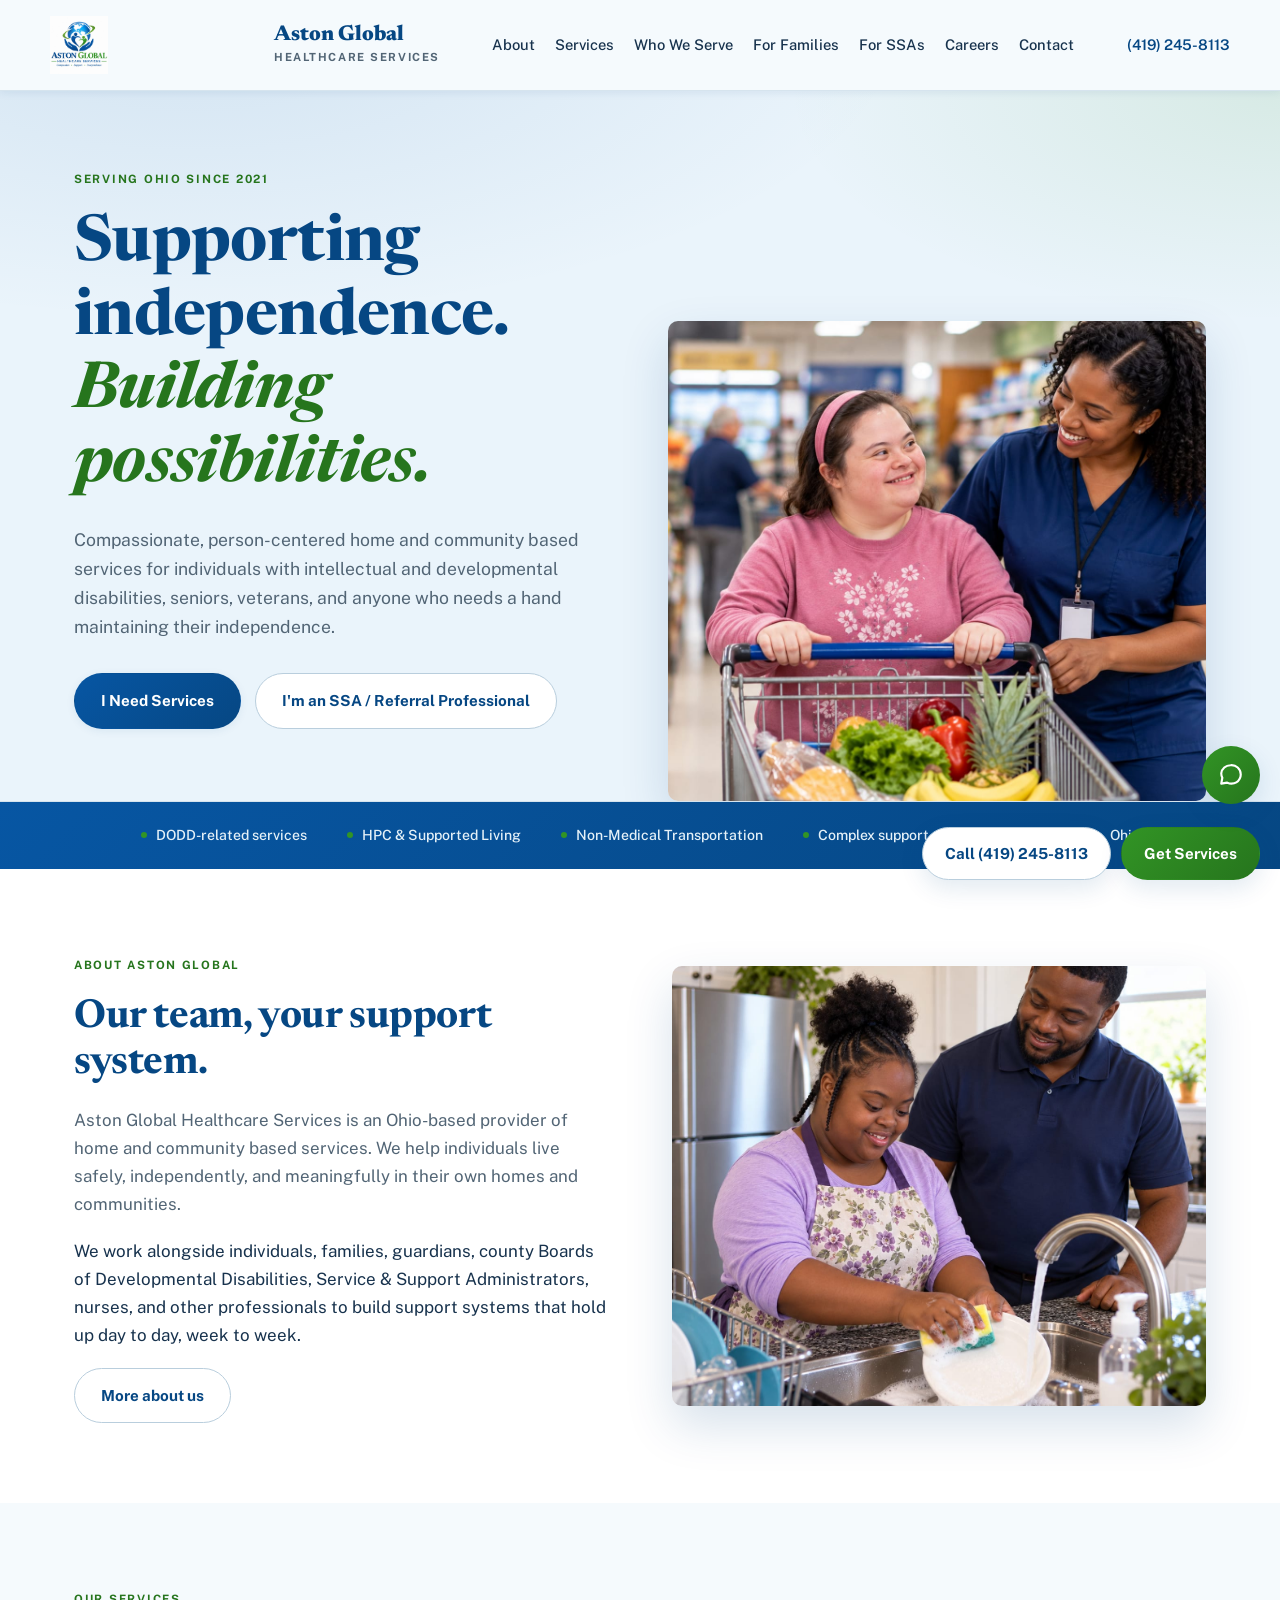
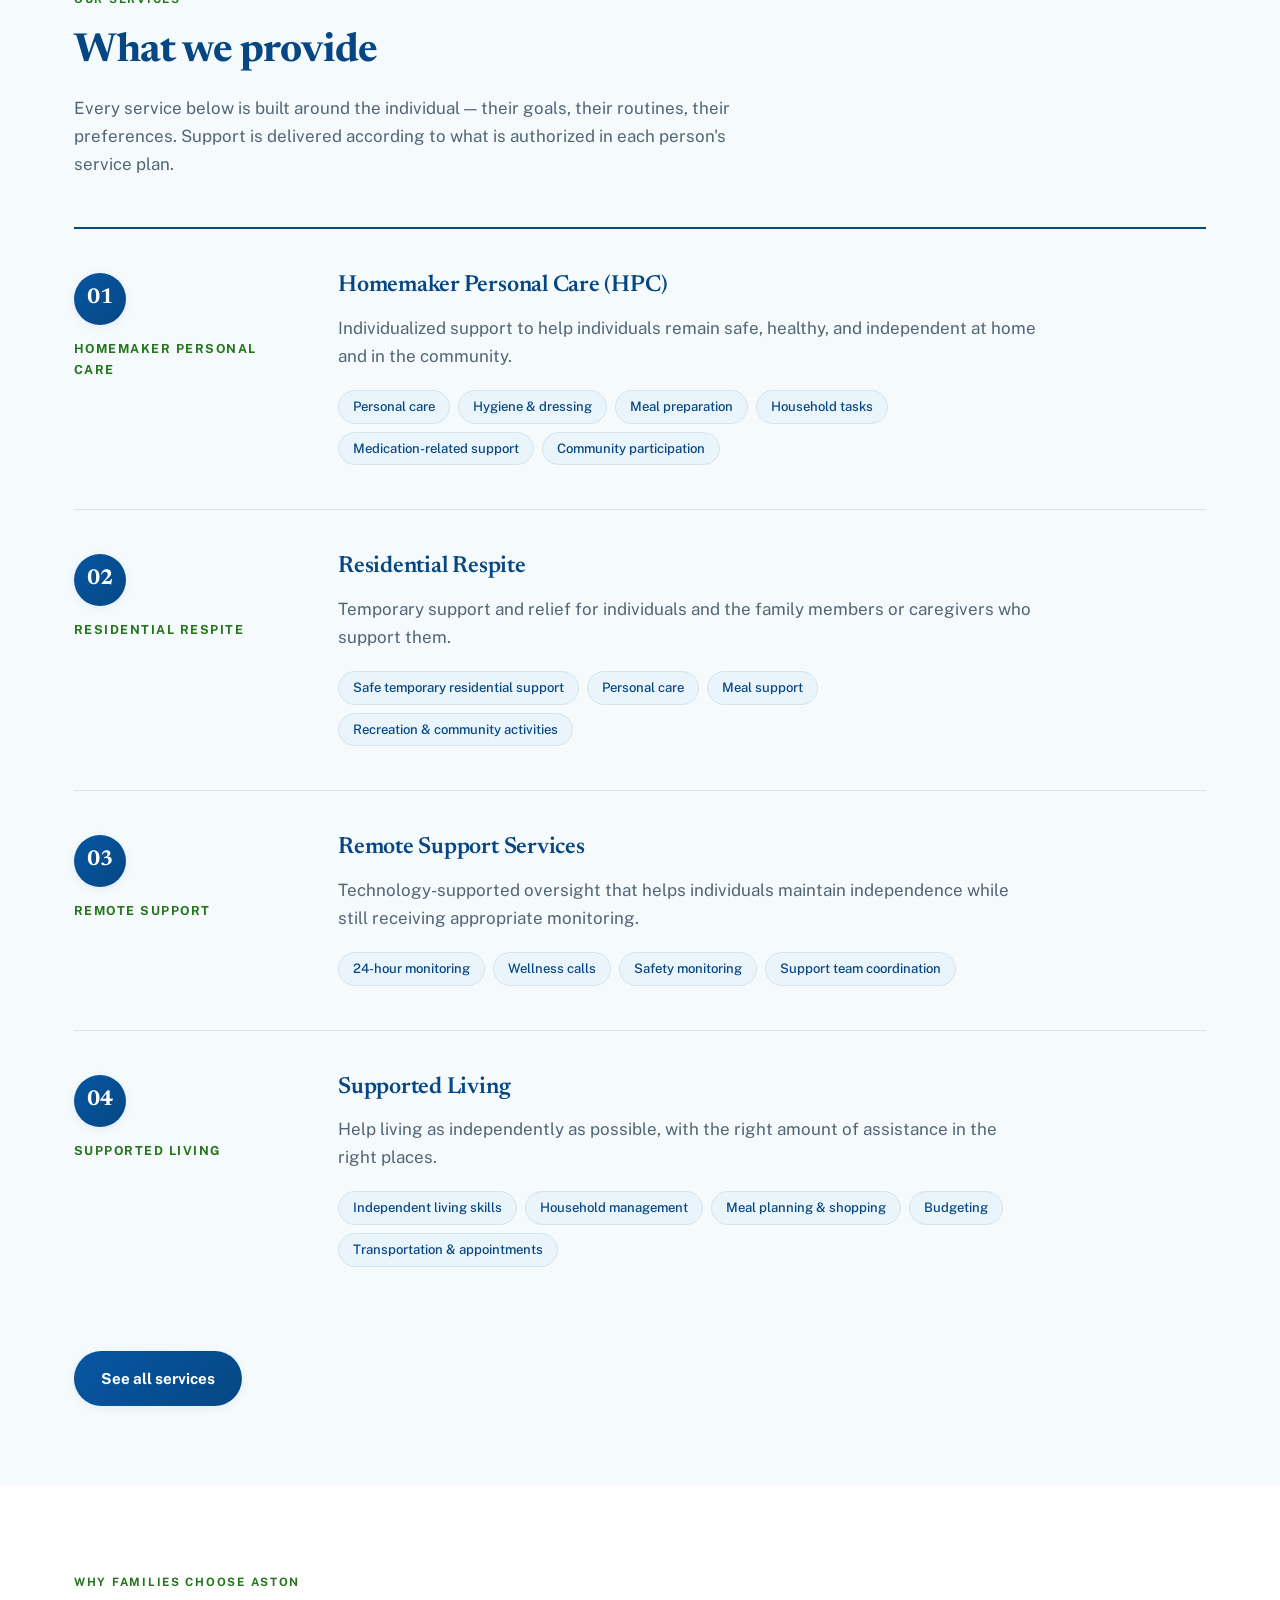
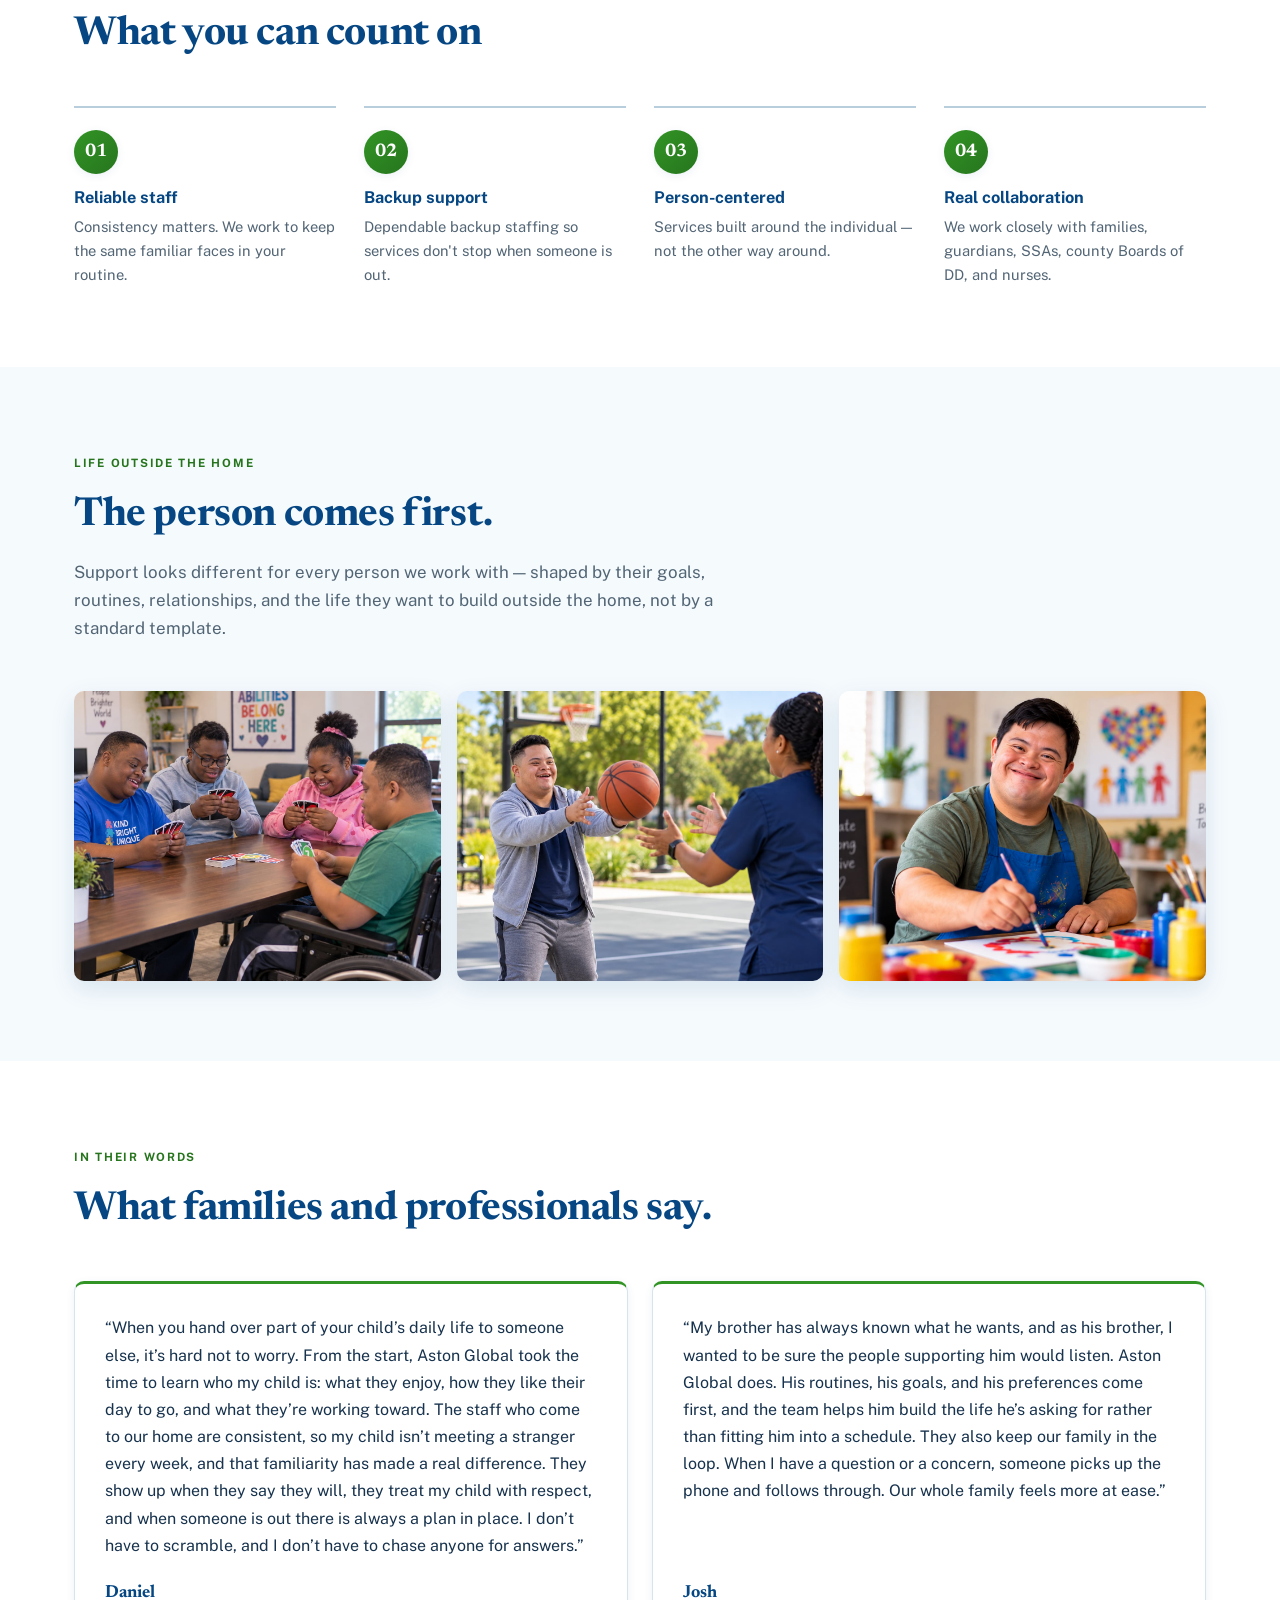
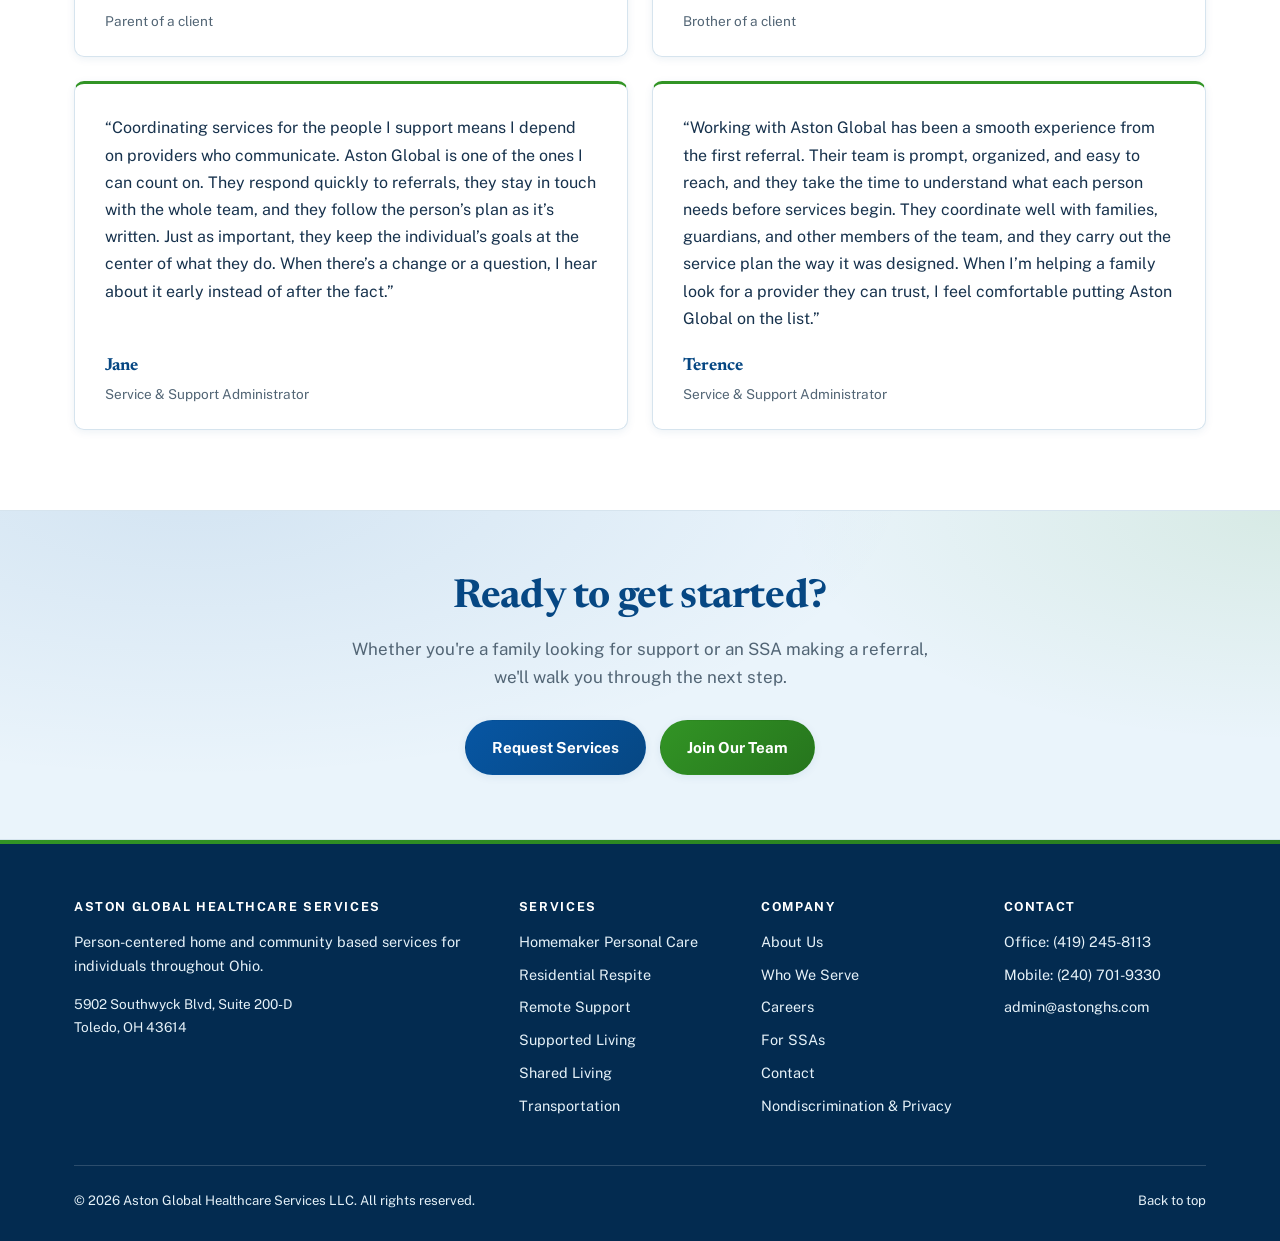
<file: index.html>
<!DOCTYPE html>
<html lang="en">
<head>
<meta charset="utf-8">
<meta name="viewport" content="width=device-width, initial-scale=1">
<title>Aston Global Healthcare Services | Home &amp; Community Based Support in Ohio</title>
<meta name="description" content="Person-centered home and community based services for individuals with intellectual and developmental disabilities throughout Ohio. Serving families since 2021.">
<link rel="preconnect" href="https://fonts.googleapis.com">
<link rel="preconnect" href="https://fonts.gstatic.com" crossorigin>
<link href="https://fonts.googleapis.com/css2?family=Newsreader:ital,opsz,wght@0,6..72,400;0,6..72,500;0,6..72,600;1,6..72,400&family=Public+Sans:wght@400;500;600;700&display=swap" rel="stylesheet">
<link rel="stylesheet" href="styles.css">
</head>
<body>
<a class="skip" href="#main">Skip to main content</a>
<header class="site-header">
  <div class="wrap header-inner">
    <a class="brand" href="index.html">
      <img class="brand-logo" src="images/logo.jpg" alt="Aston Global Healthcare Services">
      <span class="brand-text">
        <span class="brand-name">Aston Global</span>
        <span class="brand-sub">Healthcare Services</span>
      </span>
    </a>
    <nav class="nav" id="nav" aria-label="Main">
      <a href="about.html">About</a>
      <a href="services.html">Services</a>
      <a href="who-we-serve.html">Who We Serve</a>
      <a href="families.html">For Families</a>
      <a href="professionals.html">For SSAs</a>
      <a href="careers.html">Careers</a>
      <a href="contact.html">Contact</a>
    </nav>
    <div class="header-actions">
      <a class="header-phone" href="tel:+14192458113">(419) 245-8113</a>
      <button class="menu-toggle" id="menuToggle" aria-expanded="false" aria-controls="nav">Menu</button>
    </div>
  </div>
</header>

<main id="main">

<section class="hero">
  <div class="wrap hero-grid">
    <div class="hero-copy">
      <span class="eyebrow">Serving Ohio since 2021</span>
      <h1>Supporting independence. <em>Building possibilities.</em></h1>
      <p class="hero-lede">
        Compassionate, person-centered home and community based services for
        individuals with intellectual and developmental disabilities, seniors,
        veterans, and anyone who needs a hand maintaining their independence.
      </p>
      <div class="hero-actions">
        <a class="btn btn-primary" href="contact.html">I Need Services</a>
        <a class="btn btn-ghost" href="professionals.html">I'm an SSA / Referral Professional</a>
      </div>
    </div>
    <div class="hero-media">
      <img src="images/shopping.jpg" alt="A woman and her direct support professional smiling at each other while grocery shopping together.">
    </div>
  </div>
</section>

<div class="trust">
  <div class="wrap">
    <ul class="trust-list">
      <li>DODD-related services</li>
      <li>HPC &amp; Supported Living</li>
      <li>Non-Medical Transportation</li>
      <li>Complex support experience</li>
      <li>Toledo, Ohio</li>
    </ul>
  </div>
</div>

<section class="section-alt">
  <div class="wrap split">
    <div>
      <span class="eyebrow">About Aston Global</span>
      <h2>Our team, your support system.</h2>
      <p class="lede">
        Aston Global Healthcare Services is an Ohio-based provider of home and
        community based services. We help individuals live safely,
        independently, and meaningfully in their own homes and communities.
      </p>
      <p>
        We work alongside individuals, families, guardians, county Boards of
        Developmental Disabilities, Service &amp; Support Administrators,
        nurses, and other professionals to build support systems that hold up
        day to day, week to week.
      </p>
      <a class="btn btn-ghost" href="about.html">More about us</a>
    </div>
    <div class="split-media">
      <img src="images/kitchen.jpg" alt="A woman washing dishes in her kitchen while a support professional stands beside her, smiling.">
    </div>
  </div>
</section>

<section class="section-paper">
  <div class="wrap">
    <div class="section-head">
      <span class="eyebrow">Our Services</span>
      <h2>What we provide</h2>
      <p class="lede">
        Every service below is built around the individual — their goals,
        their routines, their preferences. Support is delivered according to
        what is authorized in each person's service plan.
      </p>
    </div>

    <article class="service">
      <div class="service-meta">
        <div class="service-num">01</div>
        <div class="service-name">Homemaker Personal Care</div>
      </div>
      <div class="service-body">
        <h3>Homemaker Personal Care (HPC)</h3>
        <p>Individualized support to help individuals remain safe, healthy, and independent at home and in the community.</p>
        <ul class="tag-list">
          <li>Personal care</li><li>Hygiene &amp; dressing</li>
          <li>Meal preparation</li><li>Household tasks</li>
          <li>Medication-related support</li><li>Community participation</li>
        </ul>
      </div>
    </article>

    <article class="service">
      <div class="service-meta">
        <div class="service-num">02</div>
        <div class="service-name">Residential Respite</div>
      </div>
      <div class="service-body">
        <h3>Residential Respite</h3>
        <p>Temporary support and relief for individuals and the family members or caregivers who support them.</p>
        <ul class="tag-list">
          <li>Safe temporary residential support</li><li>Personal care</li>
          <li>Meal support</li><li>Recreation &amp; community activities</li>
        </ul>
      </div>
    </article>

    <article class="service">
      <div class="service-meta">
        <div class="service-num">03</div>
        <div class="service-name">Remote Support</div>
      </div>
      <div class="service-body">
        <h3>Remote Support Services</h3>
        <p>Technology-supported oversight that helps individuals maintain independence while still receiving appropriate monitoring.</p>
        <ul class="tag-list">
          <li>24-hour monitoring</li><li>Wellness calls</li>
          <li>Safety monitoring</li><li>Support team coordination</li>
        </ul>
      </div>
    </article>

    <article class="service">
      <div class="service-meta">
        <div class="service-num">04</div>
        <div class="service-name">Supported Living</div>
      </div>
      <div class="service-body">
        <h3>Supported Living</h3>
        <p>Help living as independently as possible, with the right amount of assistance in the right places.</p>
        <ul class="tag-list">
          <li>Independent living skills</li><li>Household management</li>
          <li>Meal planning &amp; shopping</li><li>Budgeting</li>
          <li>Transportation &amp; appointments</li>
        </ul>
      </div>
    </article>

    <div class="mt-40">
      <a class="btn btn-primary" href="services.html">See all services</a>
    </div>
  </div>
</section>

<section class="section-alt">
  <div class="wrap">
    <div class="section-head">
      <span class="eyebrow">Why Families Choose Aston</span>
      <h2>What you can count on</h2>
    </div>
    <ul class="steps">
      <li><h4>Reliable staff</h4><p>Consistency matters. We work to keep the same familiar faces in your routine.</p></li>
      <li><h4>Backup support</h4><p>Dependable backup staffing so services don't stop when someone is out.</p></li>
      <li><h4>Person-centered</h4><p>Services built around the individual — not the other way around.</p></li>
      <li><h4>Real collaboration</h4><p>We work closely with families, guardians, SSAs, county Boards of DD, and nurses.</p></li>
    </ul>
  </div>
</section>

<section class="section-paper">
  <div class="wrap">
    <div class="section-head">
      <span class="eyebrow">Life Outside the Home</span>
      <h2>The person comes first.</h2>
      <p class="lede">
        Support looks different for every person we work with — shaped by
        their goals, routines, relationships, and the life they want to
        build outside the home, not by a standard template.
      </p>
    </div>
    <div class="gallery">
      <figure>
        <img src="images/cards.jpg" alt="Four people around a wooden table playing a card game and laughing together.">
      </figure>
      <figure>
        <img src="images/basketball.jpg" alt="A man passing a basketball on an outdoor court while a support professional reaches for it.">
      </figure>
      <figure>
        <img src="images/painting.jpg" alt="A man in a blue apron smiling while painting at an art table.">
      </figure>
    </div>
  </div>
</section>

<section class="section-alt" id="testimonials">
  <div class="wrap">
    <div class="section-head">
      <span class="eyebrow">In Their Words</span>
      <h2>What families and professionals say.</h2>
    </div>
    <div class="testimonials">
      <blockquote class="quote">
        <p>&ldquo;When you hand over part of your child&rsquo;s daily life to someone else, it&rsquo;s hard not to worry. From the start, Aston Global took the time to learn who my child is: what they enjoy, how they like their day to go, and what they&rsquo;re working toward. The staff who come to our home are consistent, so my child isn&rsquo;t meeting a stranger every week, and that familiarity has made a real difference. They show up when they say they will, they treat my child with respect, and when someone is out there is always a plan in place. I don&rsquo;t have to scramble, and I don&rsquo;t have to chase anyone for answers.&rdquo;</p>
        <footer><strong>Daniel</strong><span>Parent of a client</span></footer>
      </blockquote>
      <blockquote class="quote">
        <p>&ldquo;My brother has always known what he wants, and as his brother, I wanted to be sure the people supporting him would listen. Aston Global does. His routines, his goals, and his preferences come first, and the team helps him build the life he&rsquo;s asking for rather than fitting him into a schedule. They also keep our family in the loop. When I have a question or a concern, someone picks up the phone and follows through. Our whole family feels more at ease.&rdquo;</p>
        <footer><strong>Josh</strong><span>Brother of a client</span></footer>
      </blockquote>
      <blockquote class="quote">
        <p>&ldquo;Coordinating services for the people I support means I depend on providers who communicate. Aston Global is one of the ones I can count on. They respond quickly to referrals, they stay in touch with the whole team, and they follow the person&rsquo;s plan as it&rsquo;s written. Just as important, they keep the individual&rsquo;s goals at the center of what they do. When there&rsquo;s a change or a question, I hear about it early instead of after the fact.&rdquo;</p>
        <footer><strong>Jane</strong><span>Service &amp; Support Administrator</span></footer>
      </blockquote>
      <blockquote class="quote">
        <p>&ldquo;Working with Aston Global has been a smooth experience from the first referral. Their team is prompt, organized, and easy to reach, and they take the time to understand what each person needs before services begin. They coordinate well with families, guardians, and other members of the team, and they carry out the service plan the way it was designed. When I&rsquo;m helping a family look for a provider they can trust, I feel comfortable putting Aston Global on the list.&rdquo;</p>
        <footer><strong>Terence</strong><span>Service &amp; Support Administrator</span></footer>
      </blockquote>
    </div>
  </div>
</section>

<section class="cta-strip">
  <div class="wrap">
    <h2>Ready to get started?</h2>
    <p>Whether you're a family looking for support or an SSA making a referral, we'll walk you through the next step.</p>
    <div class="btns">
      <a class="btn btn-primary" href="contact.html">Request Services</a>
      <a class="btn btn-accent" href="careers.html">Join Our Team</a>
    </div>
  </div>
</section>

</main>

<footer class="site-footer">
  <div class="wrap">
    <div class="footer-grid">
      <div>
        <h4>Aston Global Healthcare Services</h4>
        <p style="margin-bottom:16px; color:var(--dark-body);">Person-centered home and community based services for individuals throughout Ohio.</p>
        <p style="font-size:.85rem; color:var(--dark-body);">
          5902 Southwyck Blvd, Suite 200-D<br>
          Toledo, OH 43614
        </p>
      </div>
      <div>
        <h4>Services</h4>
        <ul>
          <li><a href="services.html#hpc">Homemaker Personal Care</a></li>
          <li><a href="services.html#respite">Residential Respite</a></li>
          <li><a href="services.html#remote">Remote Support</a></li>
          <li><a href="services.html#supported-living">Supported Living</a></li>
          <li><a href="services.html#shared-living">Shared Living</a></li>
          <li><a href="services.html#nmt">Transportation</a></li>
        </ul>
      </div>
      <div>
        <h4>Company</h4>
        <ul>
          <li><a href="about.html">About Us</a></li>
          <li><a href="who-we-serve.html">Who We Serve</a></li>
          <li><a href="careers.html">Careers</a></li>
          <li><a href="professionals.html">For SSAs</a></li>
          <li><a href="contact.html">Contact</a></li>
          <li><a href="privacy.html">Nondiscrimination &amp; Privacy</a></li>
        </ul>
      </div>
      <div>
        <h4>Contact</h4>
        <ul>
          <li><a href="tel:+14192458113">Office: (419) 245-8113</a></li>
          <li><a href="tel:+12407019330">Mobile: (240) 701-9330</a></li>
          <li><a href="mailto:admin@astonghs.com">admin@astonghs.com</a></li>
        </ul>
      </div>
    </div>
    <div class="footer-bottom">
      <span>&copy; <span id="year">2025</span> Aston Global Healthcare Services LLC. All rights reserved.</span>
      <span><a href="#main">Back to top</a></span>
    </div>
  </div>
</footer>

<script>
(function(){
  var btn = document.getElementById('menuToggle');
  var nav = document.getElementById('nav');
  if(!btn || !nav) return;
  btn.addEventListener('click', function(){
    var open = nav.classList.toggle('open');
    btn.setAttribute('aria-expanded', open ? 'true' : 'false');
    btn.textContent = open ? 'Close' : 'Menu';
  });
})();
document.getElementById('year').textContent = new Date().getFullYear();
</script>
<div class="sticky-cta" role="complementary" aria-label="Quick contact">
  <a class="btn btn-ghost sticky-call" href="tel:+14192458113">Call (419) 245-8113</a>
  <a class="btn btn-accent sticky-get" href="get-services.html">Get Services</a>
</div>

<div class="ag-chatbot" id="ag-chatbot">
  <button type="button" class="ag-chat-toggle" aria-expanded="false" aria-controls="ag-chat-panel" aria-label="Open Ava, our chat assistant">
    <svg viewBox="0 0 24 24" fill="none" stroke="currentColor" stroke-width="2" stroke-linecap="round" stroke-linejoin="round" aria-hidden="true"><path d="M21 11.5a8.4 8.4 0 0 1-1 4 8.5 8.5 0 0 1-7.5 4.5 8.4 8.4 0 0 1-4-1L3 20l1-5.5a8.4 8.4 0 0 1-1-4A8.5 8.5 0 0 1 11.5 3a8.5 8.5 0 0 1 9.5 8.5z"/></svg>
  </button>
  <div class="ag-chat-panel" id="ag-chat-panel" hidden role="dialog" aria-label="Ava, Aston Global chat assistant">
    <div class="ag-chat-head">
      <span>Ava &middot; Aston Global</span>
      <button type="button" class="ag-chat-close" aria-label="Close chat">&times;</button>
    </div>
    <div class="ag-chat-log" role="log" aria-live="polite"></div>
    <div class="ag-chat-chips"></div>
    <form class="ag-chat-form">
      <input type="text" class="ag-chat-input" placeholder="Type a question…" aria-label="Type a question">
      <button type="submit" class="ag-chat-send" aria-label="Send">
        <svg viewBox="0 0 24 24" fill="none" stroke="currentColor" stroke-width="2" stroke-linecap="round" stroke-linejoin="round" aria-hidden="true"><path d="m3 11 18-8-8 18-2-8-8-2z"/></svg>
      </button>
    </form>
    <p class="ag-chat-note">Automated answers based on common questions. For anything specific, call <a href="tel:+14192458113">(419) 245-8113</a>.</p>
  </div>
</div>
<script>
(function(){
  var KB = [
    { q: "What services do you offer?", k: ["service","services","offer","provide","help with"],
      a: "We offer Homemaker Personal Care, Residential Respite, Remote Support, Supported Living, Shared Living, Participant-Directed HPC, and Non-Medical Transportation. You can see details on our <a href=\"services.html\">Services page</a>." },
    { q: "Who qualifies for services?", k: ["qualify","eligib","eligible","who can","requirements"],
      a: "Eligibility is set by the funding program, not by us. For developmental disabilities, it's usually determined through your county Board of Developmental Disabilities. Older adults are typically assessed through programs like PASSPORT. Not sure where to start? Call us at (419) 245-8113 and we'll point you in the right direction." },
    { q: "What does it cost?", k: ["cost","price","pay","fee","expensive","insurance","waiver"],
      a: "Most of our services are paid for through Ohio programs such as DODD waivers and PASSPORT, not billed directly to families. Whether any cost-share applies depends on your program, and your SSA or case manager can confirm." },
    { q: "How do referrals work?", k: ["referral","refer","how do i start","ssa","get started","sign up"],
      a: "You can reach out yourself through our <a href=\"get-services.html\">Get Services form</a> or by calling us, or your Service & Support Administrator can refer you. We review the request, call to learn what you need, confirm authorization, and coordinate with your team before support begins." },
    { q: "How fast can care start?", k: ["fast","soon","quick","start date","how long","wait"],
      a: "We respond to every request within one business day. When services actually begin depends on your authorization and matching you with the right staff. Call (419) 245-8113 and we'll tell you where things stand." },
    { q: "What areas do you serve?", k: ["area","location","where","county","counties","toledo","ohio"],
      a: "We're based in Toledo and serve individuals and families throughout Ohio. Call us at (419) 245-8113 to confirm coverage in your county." },
    { q: "Can I choose my own provider?", k: ["choose","switch provider","change provider","pick"],
      a: "Yes. You have the right to choose the provider that's the best fit for you or your family member. We're glad to talk through how we work so you can decide." },
    { q: "How do I contact you?", k: ["contact","phone","call","email","reach you","number"],
      a: "Call our office at (419) 245-8113 or our mobile line at (240) 701-9330, or email admin@astonghs.com. You can also use our <a href=\"contact.html\">Contact page</a>." },
    { q: "Are you hiring?", k: ["job","career","hire","hiring","work for","employment","apply"],
      a: "Yes, we're often looking for compassionate Direct Support Professionals. Visit our <a href=\"careers.html\">Careers page</a> for openings and how to apply." },
    { q: "I'm an SSA making a referral", k: ["ssa referral","referral form","refer someone","professional"],
      a: "You can find our referral process and a downloadable referral form on our <a href=\"professionals.html\">For SSAs page</a>." }
  ];
  var FALLBACK = "I'm not able to answer that one. The fastest way to get a real answer is to call us at <a href=\"tel:+14192458113\">(419) 245-8113</a> or use our <a href=\"get-services.html\">Get Services form</a>.";
  var GREETING = "Hi, I'm Ava, the Aston Global assistant. I can answer quick questions about our services, eligibility, cost, referrals, and more. Tap a question below or type your own.";

  function score(text, item){
    text = text.toLowerCase();
    var s = 0;
    item.k.forEach(function(k){ if(text.indexOf(k) !== -1) s += k.length; });
    return s;
  }
  function bestAnswer(text){
    var best = null, bestScore = 0;
    KB.forEach(function(item){
      var s = score(text, item);
      if(s > bestScore){ bestScore = s; best = item; }
    });
    return bestScore > 0 ? best.a : FALLBACK;
  }

  var root = document.getElementById('ag-chatbot');
  if(!root) return;
  var toggle = root.querySelector('.ag-chat-toggle');
  var panel = root.querySelector('.ag-chat-panel');
  var closeBtn = root.querySelector('.ag-chat-close');
  var log = root.querySelector('.ag-chat-log');
  var form = root.querySelector('.ag-chat-form');
  var input = root.querySelector('.ag-chat-input');
  var chipsWrap = root.querySelector('.ag-chat-chips');
  var opened = false;

  function addMsg(html, who){
    var div = document.createElement('div');
    div.className = 'ag-msg ag-msg-' + who;
    div.innerHTML = html;
    log.appendChild(div);
    log.scrollTop = log.scrollHeight;
  }

  function buildChips(){
    chipsWrap.innerHTML = '';
    KB.slice(0, 6).forEach(function(item){
      var b = document.createElement('button');
      b.type = 'button';
      b.className = 'ag-chip';
      b.textContent = item.q;
      b.addEventListener('click', function(){
        addMsg(item.q, 'user');
        setTimeout(function(){ addMsg(item.a, 'bot'); }, 300);
      });
      chipsWrap.appendChild(b);
    });
  }

  function openChat(){
    panel.hidden = false;
    toggle.setAttribute('aria-expanded', 'true');
    if(!opened){
      opened = true;
      addMsg(GREETING, 'bot');
      buildChips();
    }
    input.focus();
  }
  function closeChat(){
    panel.hidden = true;
    toggle.setAttribute('aria-expanded', 'false');
    toggle.focus();
  }

  toggle.addEventListener('click', function(){
    if(panel.hidden) openChat(); else closeChat();
  });
  closeBtn.addEventListener('click', closeChat);
  document.addEventListener('keydown', function(e){
    if(e.key === 'Escape' && !panel.hidden) closeChat();
  });
  document.addEventListener('click', function(e){
    if(panel.hidden) return;
    if(panel.contains(e.target) || toggle.contains(e.target)) return;
    closeChat();
  });
  document.addEventListener('touchstart', function(e){
    if(panel.hidden) return;
    if(panel.contains(e.target) || toggle.contains(e.target)) return;
    closeChat();
  }, {passive:true});

  form.addEventListener('submit', function(e){
    e.preventDefault();
    var text = input.value.trim();
    if(!text) return;
    addMsg(text.replace(/</g,'&lt;'), 'user');
    input.value = '';
    setTimeout(function(){ addMsg(bestAnswer(text), 'bot'); }, 300);
  });
})();
</script>

</body>
</html>
</file>
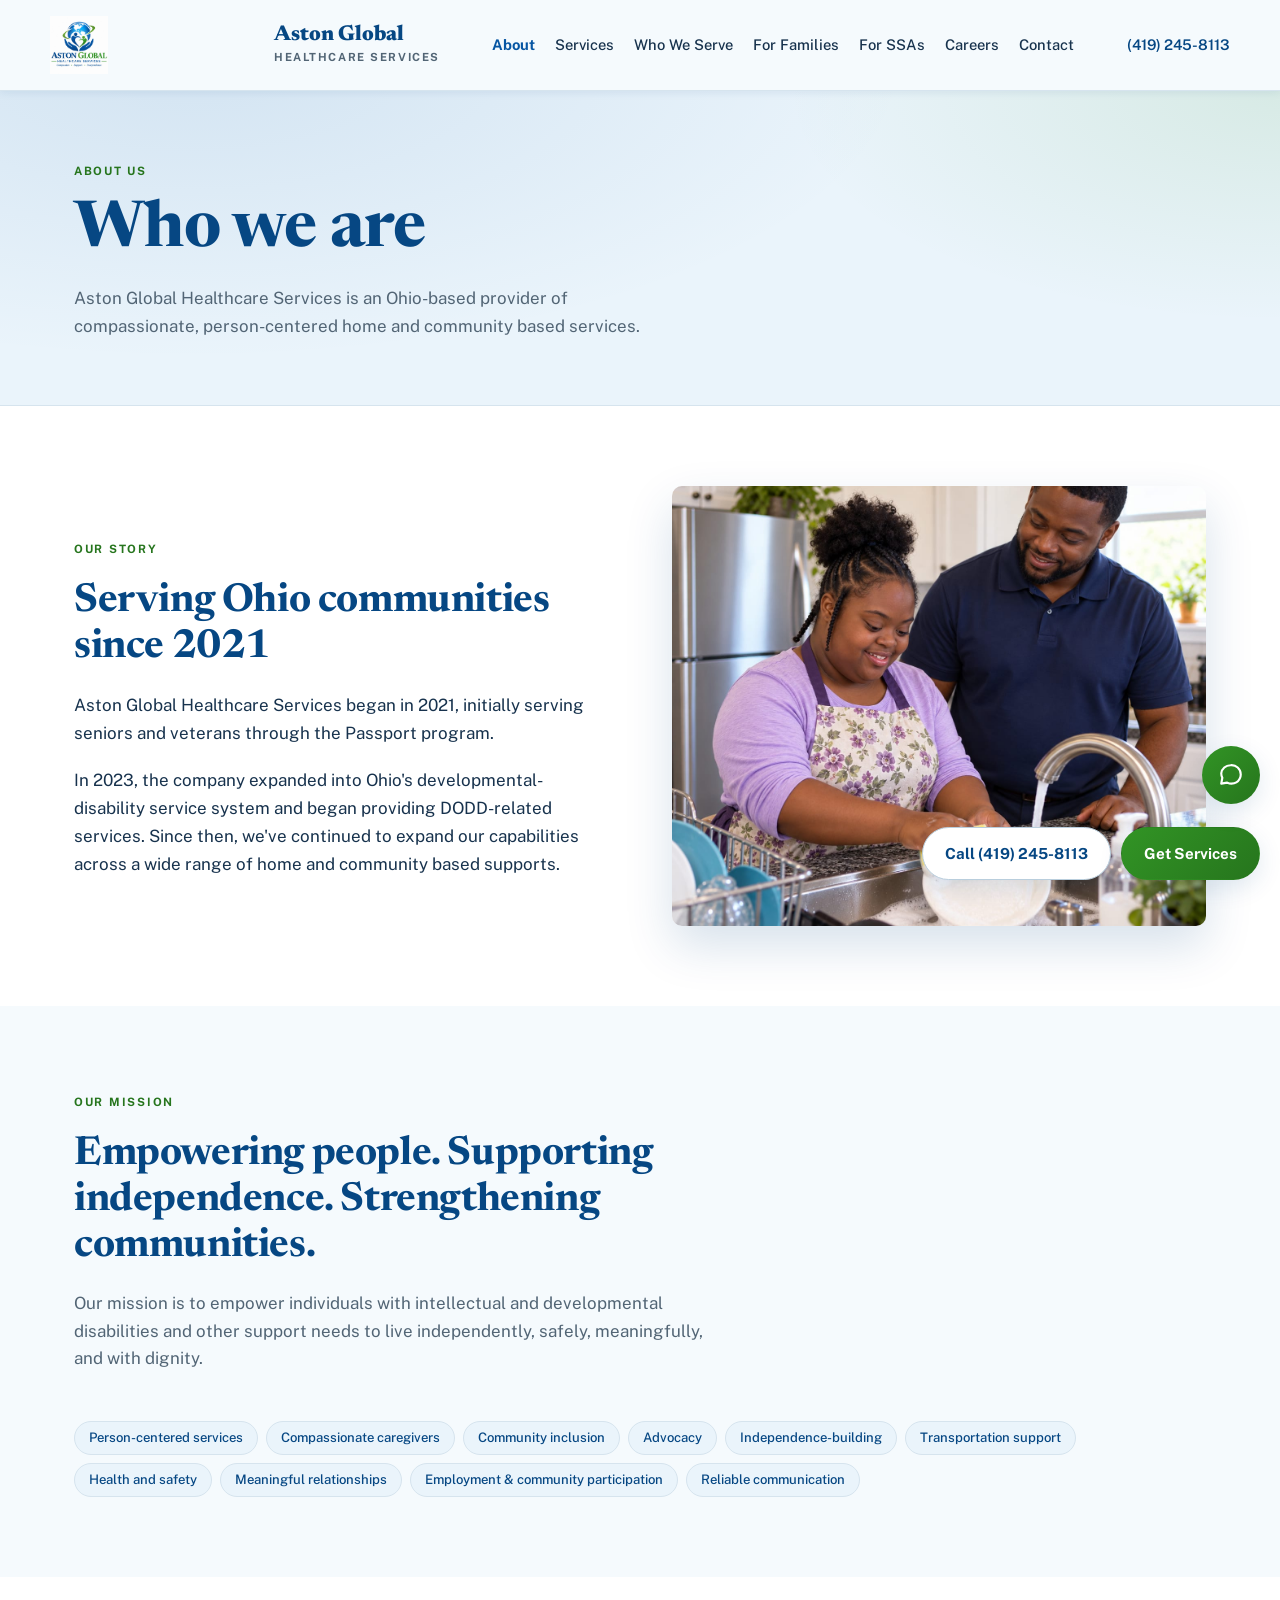
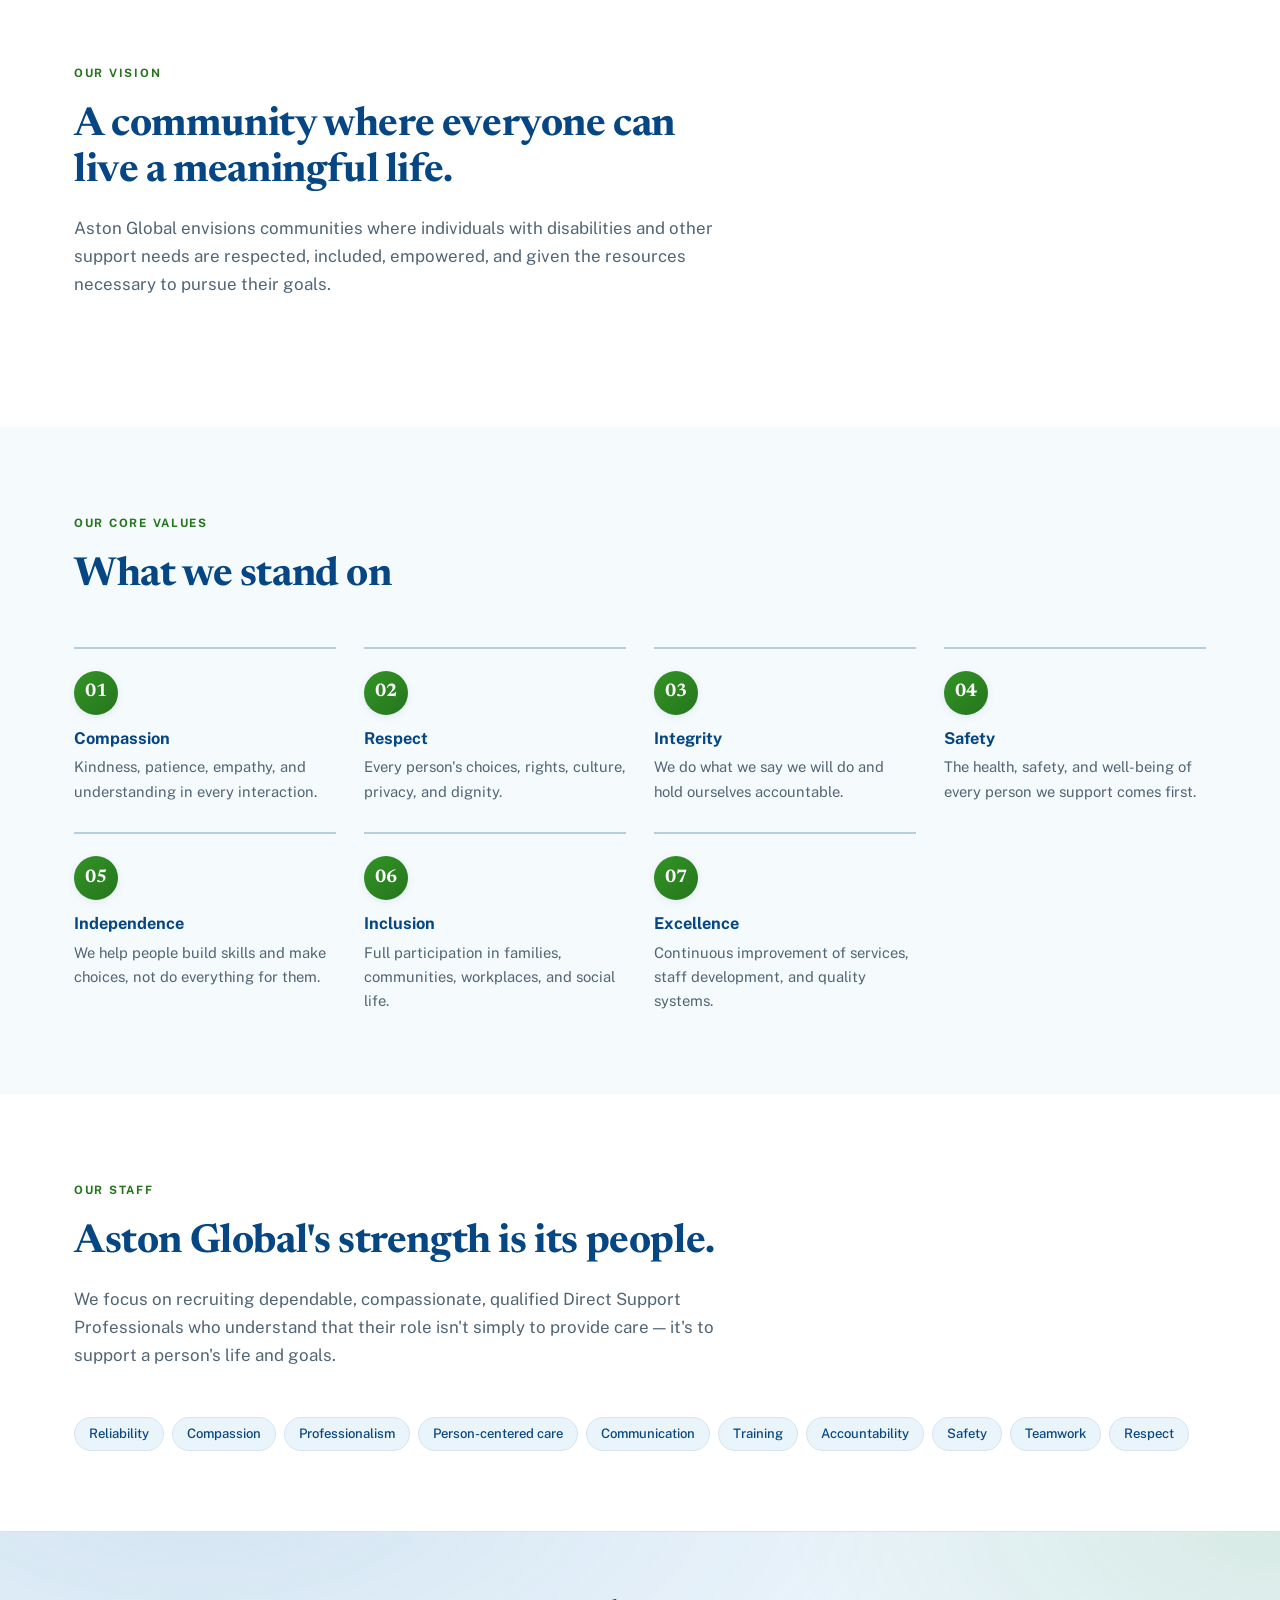
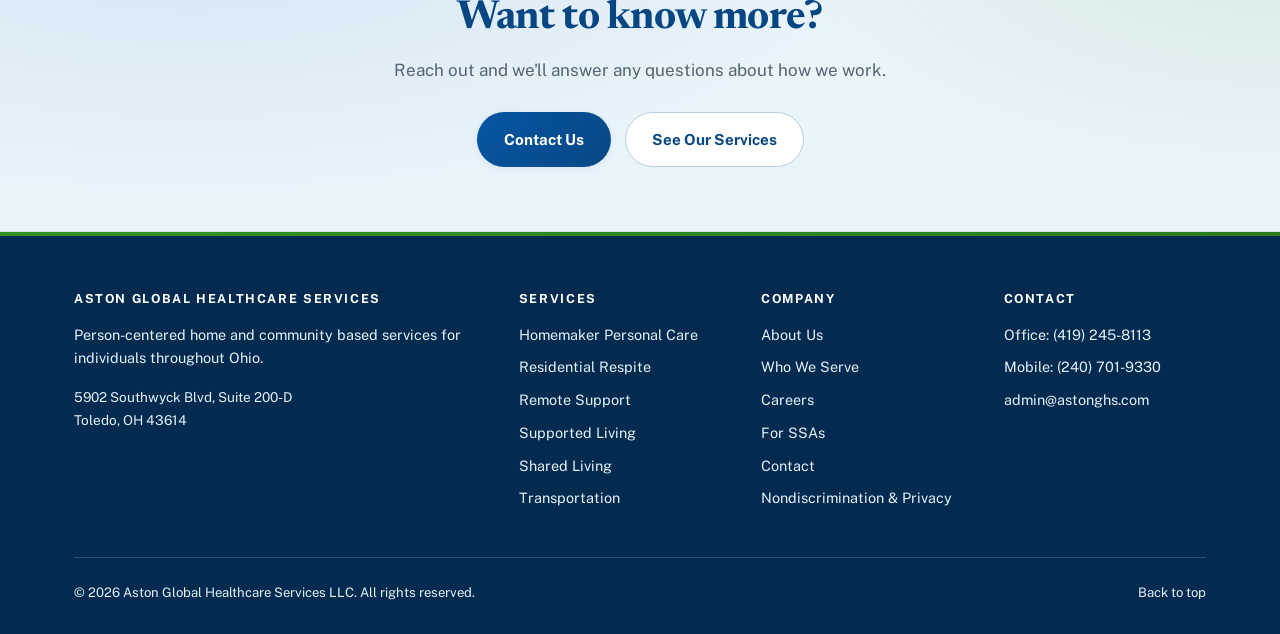
<file: about.html>
<!DOCTYPE html>
<html lang="en">
<head>
<meta charset="utf-8">
<meta name="viewport" content="width=device-width, initial-scale=1">
<title>About Us | Aston Global Healthcare Services</title>
<meta name="description" content="Aston Global Healthcare Services — mission, vision, values, and history. Serving Ohio since 2021.">
<link rel="preconnect" href="https://fonts.googleapis.com">
<link rel="preconnect" href="https://fonts.gstatic.com" crossorigin>
<link href="https://fonts.googleapis.com/css2?family=Newsreader:ital,opsz,wght@0,6..72,400;0,6..72,500;0,6..72,600;1,6..72,400&family=Public+Sans:wght@400;500;600;700&display=swap" rel="stylesheet">
<link rel="stylesheet" href="styles.css">
</head>
<body>

<a class="skip" href="#main">Skip to main content</a>

<header class="site-header">
  <div class="wrap header-inner">
    <a class="brand" href="index.html">
      <img class="brand-logo" src="images/logo.jpg" alt="Aston Global Healthcare Services">
      <span class="brand-text">
        <span class="brand-name">Aston Global</span>
        <span class="brand-sub">Healthcare Services</span>
      </span>
    </a>
    <nav class="nav" id="nav" aria-label="Main">
      <a href="about.html" class="active">About</a>
      <a href="services.html">Services</a>
      <a href="who-we-serve.html">Who We Serve</a>
      <a href="families.html">For Families</a>
      <a href="professionals.html">For SSAs</a>
      <a href="careers.html">Careers</a>
      <a href="contact.html">Contact</a>
    </nav>
    <div class="header-actions">
      <a class="header-phone" href="tel:+14192458113">(419) 245-8113</a>
      <button class="menu-toggle" id="menuToggle" aria-expanded="false" aria-controls="nav">Menu</button>
    </div>
  </div>
</header>

<main id="main">

<section class="page-hero">
  <div class="wrap">
    <span class="eyebrow">About Us</span>
    <h1>Who we are</h1>
    <p class="lede">
      Aston Global Healthcare Services is an Ohio-based provider of
      compassionate, person-centered home and community based services.
    </p>
  </div>
</section>

<section class="section-alt">
  <div class="wrap split">
    <div>
      <span class="eyebrow">Our Story</span>
      <h2>Serving Ohio communities since 2021</h2>
      <p>
        Aston Global Healthcare Services began in 2021, initially serving
        seniors and veterans through the Passport program.
      </p>
      <p>
        In 2023, the company expanded into Ohio's developmental-disability
        service system and began providing DODD-related services. Since then,
        we've continued to expand our capabilities across a wide range of
        home and community based supports.
      </p>
    </div>
    <div class="split-media">
      <img src="images/kitchen.jpg" alt="A woman washing dishes in her kitchen while a support professional stands beside her.">
    </div>
  </div>
</section>

<section class="section-paper">
  <div class="wrap">
    <div class="section-head">
      <span class="eyebrow">Our Mission</span>
      <h2>Empowering people. Supporting independence. Strengthening communities.</h2>
      <p class="lede">
        Our mission is to empower individuals with intellectual and
        developmental disabilities and other support needs to live
        independently, safely, meaningfully, and with dignity.
      </p>
    </div>

    <ul class="tag-list">
      <li>Person-centered services</li>
      <li>Compassionate caregivers</li>
      <li>Community inclusion</li>
      <li>Advocacy</li>
      <li>Independence-building</li>
      <li>Transportation support</li>
      <li>Health and safety</li>
      <li>Meaningful relationships</li>
      <li>Employment &amp; community participation</li>
      <li>Reliable communication</li>
    </ul>
  </div>
</section>

<section class="section-alt">
  <div class="wrap">
    <div class="section-head">
      <span class="eyebrow">Our Vision</span>
      <h2>A community where everyone can live a meaningful life.</h2>
      <p class="lede">
        Aston Global envisions communities where individuals with disabilities
        and other support needs are respected, included, empowered, and given
        the resources necessary to pursue their goals.
      </p>
    </div>
  </div>
</section>

<section class="section-paper">
  <div class="wrap">
    <div class="section-head">
      <span class="eyebrow">Our Core Values</span>
      <h2>What we stand on</h2>
    </div>

    <ul class="steps">
      <li><h4>Compassion</h4><p>Kindness, patience, empathy, and understanding in every interaction.</p></li>
      <li><h4>Respect</h4><p>Every person's choices, rights, culture, privacy, and dignity.</p></li>
      <li><h4>Integrity</h4><p>We do what we say we will do and hold ourselves accountable.</p></li>
      <li><h4>Safety</h4><p>The health, safety, and well-being of every person we support comes first.</p></li>
      <li><h4>Independence</h4><p>We help people build skills and make choices, not do everything for them.</p></li>
      <li><h4>Inclusion</h4><p>Full participation in families, communities, workplaces, and social life.</p></li>
      <li><h4>Excellence</h4><p>Continuous improvement of services, staff development, and quality systems.</p></li>
    </ul>
  </div>
</section>

<section class="section-alt">
  <div class="wrap">
    <div class="section-head">
      <span class="eyebrow">Our Staff</span>
      <h2>Aston Global's strength is its people.</h2>
      <p class="lede">
        We focus on recruiting dependable, compassionate, qualified Direct
        Support Professionals who understand that their role isn't simply to
        provide care — it's to support a person's life and goals.
      </p>
    </div>

    <ul class="tag-list">
      <li>Reliability</li><li>Compassion</li><li>Professionalism</li>
      <li>Person-centered care</li><li>Communication</li><li>Training</li>
      <li>Accountability</li><li>Safety</li><li>Teamwork</li><li>Respect</li>
    </ul>
  </div>
</section>

<section class="cta-strip">
  <div class="wrap">
    <h2>Want to know more?</h2>
    <p>Reach out and we'll answer any questions about how we work.</p>
    <div class="btns">
      <a class="btn btn-primary" href="contact.html">Contact Us</a>
      <a class="btn btn-ghost" href="services.html">See Our Services</a>
    </div>
  </div>
</section>

</main>

<footer class="site-footer">
  <div class="wrap">
    <div class="footer-grid">
      <div>
        <h4>Aston Global Healthcare Services</h4>
        <p style="margin-bottom:16px; color:var(--dark-body);">Person-centered home and community based services for individuals throughout Ohio.</p>
        <p style="font-size:.85rem; color:var(--dark-body);">
          5902 Southwyck Blvd, Suite 200-D<br>
          Toledo, OH 43614
        </p>
      </div>
      <div>
        <h4>Services</h4>
        <ul>
          <li><a href="services.html#hpc">Homemaker Personal Care</a></li>
          <li><a href="services.html#respite">Residential Respite</a></li>
          <li><a href="services.html#remote">Remote Support</a></li>
          <li><a href="services.html#supported-living">Supported Living</a></li>
          <li><a href="services.html#shared-living">Shared Living</a></li>
          <li><a href="services.html#nmt">Transportation</a></li>
        </ul>
      </div>
      <div>
        <h4>Company</h4>
        <ul>
          <li><a href="about.html">About Us</a></li>
          <li><a href="who-we-serve.html">Who We Serve</a></li>
          <li><a href="careers.html">Careers</a></li>
          <li><a href="professionals.html">For SSAs</a></li>
          <li><a href="contact.html">Contact</a></li>
          <li><a href="privacy.html">Nondiscrimination &amp; Privacy</a></li>
        </ul>
      </div>
      <div>
        <h4>Contact</h4>
        <ul>
          <li><a href="tel:+14192458113">Office: (419) 245-8113</a></li>
          <li><a href="tel:+12407019330">Mobile: (240) 701-9330</a></li>
          <li><a href="mailto:admin@astonghs.com">admin@astonghs.com</a></li>
        </ul>
      </div>
    </div>
    <div class="footer-bottom">
      <span>&copy; <span id="year">2025</span> Aston Global Healthcare Services LLC. All rights reserved.</span>
      <span><a href="#main">Back to top</a></span>
    </div>
  </div>
</footer>

<script>
(function(){
  var btn = document.getElementById('menuToggle');
  var nav = document.getElementById('nav');
  if(!btn || !nav) return;
  btn.addEventListener('click', function(){
    var open = nav.classList.toggle('open');
    btn.setAttribute('aria-expanded', open ? 'true' : 'false');
    btn.textContent = open ? 'Close' : 'Menu';
  });
})();
document.getElementById('year').textContent = new Date().getFullYear();
</script>

<div class="sticky-cta" role="complementary" aria-label="Quick contact">
  <a class="btn btn-ghost sticky-call" href="tel:+14192458113">Call (419) 245-8113</a>
  <a class="btn btn-accent sticky-get" href="get-services.html">Get Services</a>
</div>

<div class="ag-chatbot" id="ag-chatbot">
  <button type="button" class="ag-chat-toggle" aria-expanded="false" aria-controls="ag-chat-panel" aria-label="Open Ava, our chat assistant">
    <svg viewBox="0 0 24 24" fill="none" stroke="currentColor" stroke-width="2" stroke-linecap="round" stroke-linejoin="round" aria-hidden="true"><path d="M21 11.5a8.4 8.4 0 0 1-1 4 8.5 8.5 0 0 1-7.5 4.5 8.4 8.4 0 0 1-4-1L3 20l1-5.5a8.4 8.4 0 0 1-1-4A8.5 8.5 0 0 1 11.5 3a8.5 8.5 0 0 1 9.5 8.5z"/></svg>
  </button>
  <div class="ag-chat-panel" id="ag-chat-panel" hidden role="dialog" aria-label="Ava, Aston Global chat assistant">
    <div class="ag-chat-head">
      <span>Ava &middot; Aston Global</span>
      <button type="button" class="ag-chat-close" aria-label="Close chat">&times;</button>
    </div>
    <div class="ag-chat-log" role="log" aria-live="polite"></div>
    <div class="ag-chat-chips"></div>
    <form class="ag-chat-form">
      <input type="text" class="ag-chat-input" placeholder="Type a question…" aria-label="Type a question">
      <button type="submit" class="ag-chat-send" aria-label="Send">
        <svg viewBox="0 0 24 24" fill="none" stroke="currentColor" stroke-width="2" stroke-linecap="round" stroke-linejoin="round" aria-hidden="true"><path d="m3 11 18-8-8 18-2-8-8-2z"/></svg>
      </button>
    </form>
    <p class="ag-chat-note">Automated answers based on common questions. For anything specific, call <a href="tel:+14192458113">(419) 245-8113</a>.</p>
  </div>
</div>
<script>
(function(){
  var KB = [
    { q: "What services do you offer?", k: ["service","services","offer","provide","help with"],
      a: "We offer Homemaker Personal Care, Residential Respite, Remote Support, Supported Living, Shared Living, Participant-Directed HPC, and Non-Medical Transportation. You can see details on our <a href=\"services.html\">Services page</a>." },
    { q: "Who qualifies for services?", k: ["qualify","eligib","eligible","who can","requirements"],
      a: "Eligibility is set by the funding program, not by us. For developmental disabilities, it's usually determined through your county Board of Developmental Disabilities. Older adults are typically assessed through programs like PASSPORT. Not sure where to start? Call us at (419) 245-8113 and we'll point you in the right direction." },
    { q: "What does it cost?", k: ["cost","price","pay","fee","expensive","insurance","waiver"],
      a: "Most of our services are paid for through Ohio programs such as DODD waivers and PASSPORT, not billed directly to families. Whether any cost-share applies depends on your program, and your SSA or case manager can confirm." },
    { q: "How do referrals work?", k: ["referral","refer","how do i start","ssa","get started","sign up"],
      a: "You can reach out yourself through our <a href=\"get-services.html\">Get Services form</a> or by calling us, or your Service & Support Administrator can refer you. We review the request, call to learn what you need, confirm authorization, and coordinate with your team before support begins." },
    { q: "How fast can care start?", k: ["fast","soon","quick","start date","how long","wait"],
      a: "We respond to every request within one business day. When services actually begin depends on your authorization and matching you with the right staff. Call (419) 245-8113 and we'll tell you where things stand." },
    { q: "What areas do you serve?", k: ["area","location","where","county","counties","toledo","ohio"],
      a: "We're based in Toledo and serve individuals and families throughout Ohio. Call us at (419) 245-8113 to confirm coverage in your county." },
    { q: "Can I choose my own provider?", k: ["choose","switch provider","change provider","pick"],
      a: "Yes. You have the right to choose the provider that's the best fit for you or your family member. We're glad to talk through how we work so you can decide." },
    { q: "How do I contact you?", k: ["contact","phone","call","email","reach you","number"],
      a: "Call our office at (419) 245-8113 or our mobile line at (240) 701-9330, or email admin@astonghs.com. You can also use our <a href=\"contact.html\">Contact page</a>." },
    { q: "Are you hiring?", k: ["job","career","hire","hiring","work for","employment","apply"],
      a: "Yes, we're often looking for compassionate Direct Support Professionals. Visit our <a href=\"careers.html\">Careers page</a> for openings and how to apply." },
    { q: "I'm an SSA making a referral", k: ["ssa referral","referral form","refer someone","professional"],
      a: "You can find our referral process and a downloadable referral form on our <a href=\"professionals.html\">For SSAs page</a>." }
  ];
  var FALLBACK = "I'm not able to answer that one. The fastest way to get a real answer is to call us at <a href=\"tel:+14192458113\">(419) 245-8113</a> or use our <a href=\"get-services.html\">Get Services form</a>.";
  var GREETING = "Hi, I'm Ava, the Aston Global assistant. I can answer quick questions about our services, eligibility, cost, referrals, and more. Tap a question below or type your own.";

  function score(text, item){
    text = text.toLowerCase();
    var s = 0;
    item.k.forEach(function(k){ if(text.indexOf(k) !== -1) s += k.length; });
    return s;
  }
  function bestAnswer(text){
    var best = null, bestScore = 0;
    KB.forEach(function(item){
      var s = score(text, item);
      if(s > bestScore){ bestScore = s; best = item; }
    });
    return bestScore > 0 ? best.a : FALLBACK;
  }

  var root = document.getElementById('ag-chatbot');
  if(!root) return;
  var toggle = root.querySelector('.ag-chat-toggle');
  var panel = root.querySelector('.ag-chat-panel');
  var closeBtn = root.querySelector('.ag-chat-close');
  var log = root.querySelector('.ag-chat-log');
  var form = root.querySelector('.ag-chat-form');
  var input = root.querySelector('.ag-chat-input');
  var chipsWrap = root.querySelector('.ag-chat-chips');
  var opened = false;

  function addMsg(html, who){
    var div = document.createElement('div');
    div.className = 'ag-msg ag-msg-' + who;
    div.innerHTML = html;
    log.appendChild(div);
    log.scrollTop = log.scrollHeight;
  }

  function buildChips(){
    chipsWrap.innerHTML = '';
    KB.slice(0, 6).forEach(function(item){
      var b = document.createElement('button');
      b.type = 'button';
      b.className = 'ag-chip';
      b.textContent = item.q;
      b.addEventListener('click', function(){
        addMsg(item.q, 'user');
        setTimeout(function(){ addMsg(item.a, 'bot'); }, 300);
      });
      chipsWrap.appendChild(b);
    });
  }

  function openChat(){
    panel.hidden = false;
    toggle.setAttribute('aria-expanded', 'true');
    if(!opened){
      opened = true;
      addMsg(GREETING, 'bot');
      buildChips();
    }
    input.focus();
  }
  function closeChat(){
    panel.hidden = true;
    toggle.setAttribute('aria-expanded', 'false');
    toggle.focus();
  }

  toggle.addEventListener('click', function(){
    if(panel.hidden) openChat(); else closeChat();
  });
  closeBtn.addEventListener('click', closeChat);
  document.addEventListener('keydown', function(e){
    if(e.key === 'Escape' && !panel.hidden) closeChat();
  });
  document.addEventListener('click', function(e){
    if(panel.hidden) return;
    if(panel.contains(e.target) || toggle.contains(e.target)) return;
    closeChat();
  });
  document.addEventListener('touchstart', function(e){
    if(panel.hidden) return;
    if(panel.contains(e.target) || toggle.contains(e.target)) return;
    closeChat();
  }, {passive:true});

  form.addEventListener('submit', function(e){
    e.preventDefault();
    var text = input.value.trim();
    if(!text) return;
    addMsg(text.replace(/</g,'&lt;'), 'user');
    input.value = '';
    setTimeout(function(){ addMsg(bestAnswer(text), 'bot'); }, 300);
  });
})();
</script>

</body>
</html>
</file>
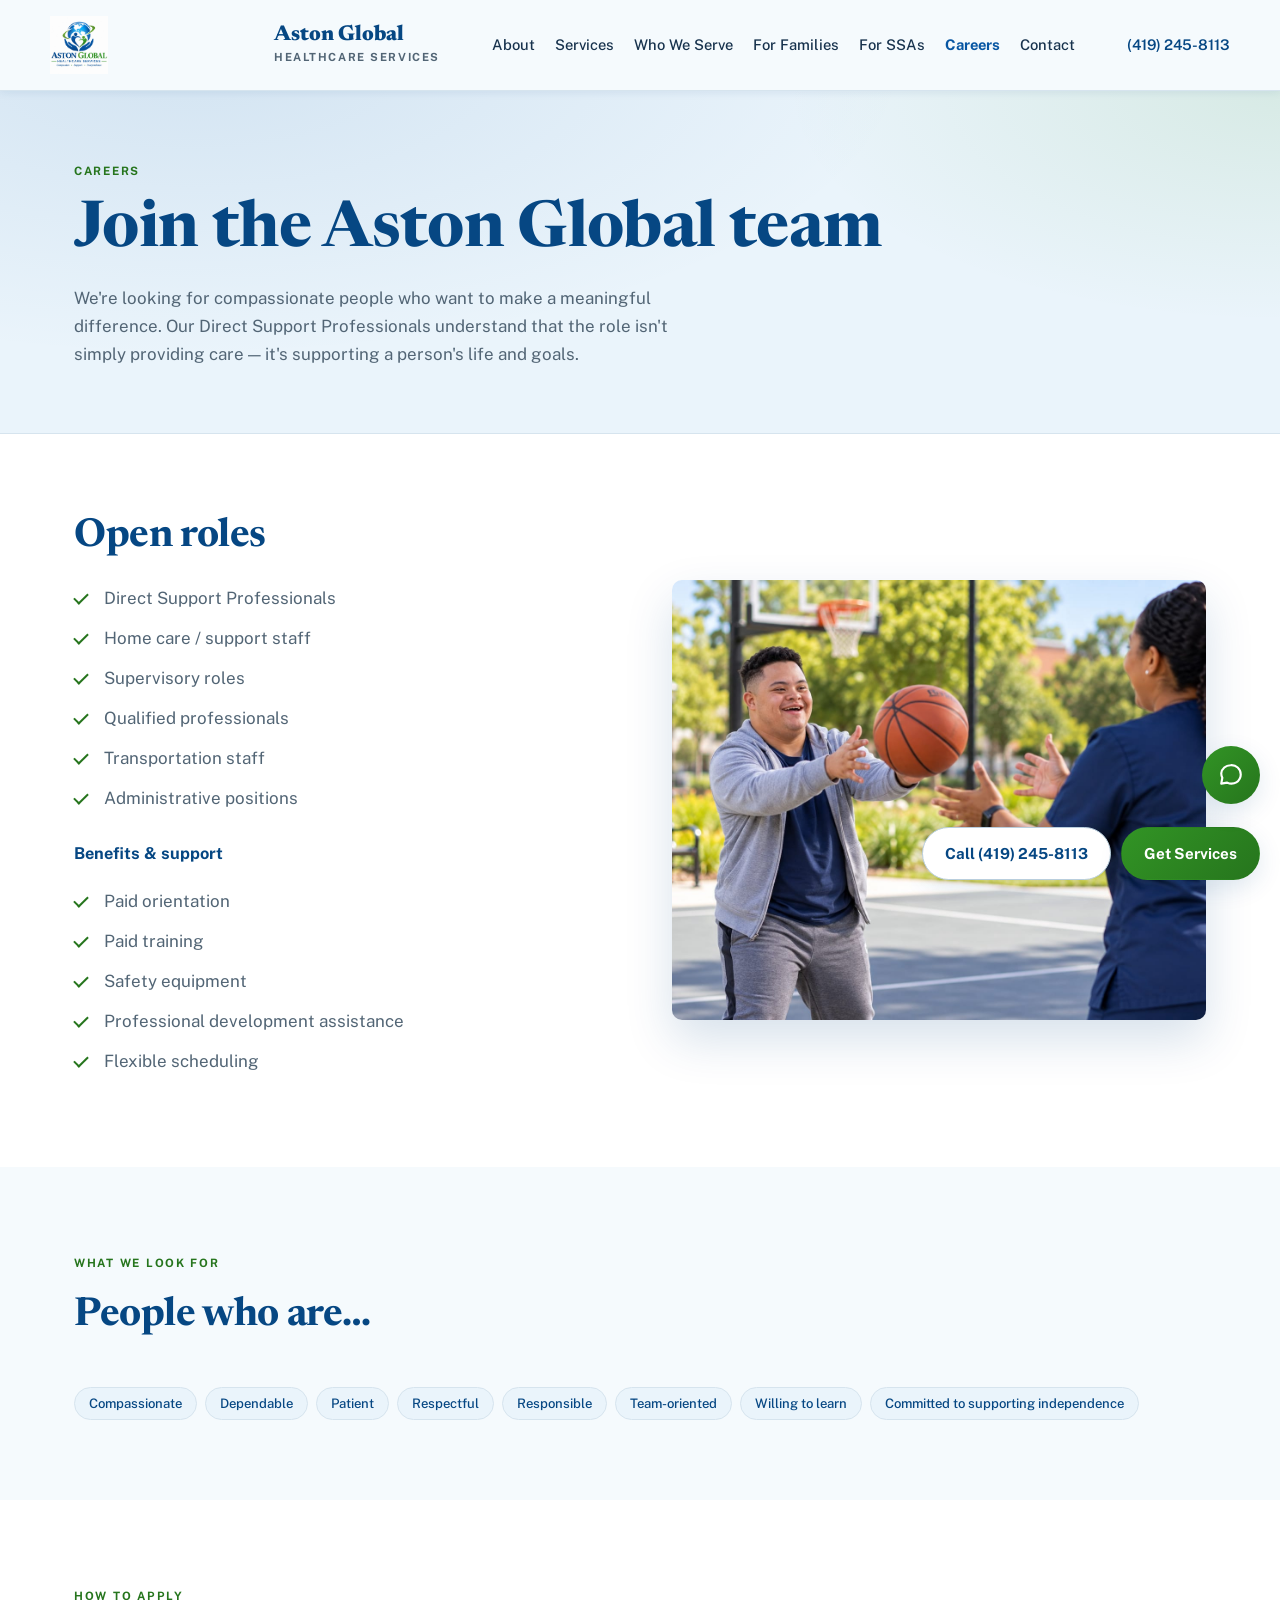
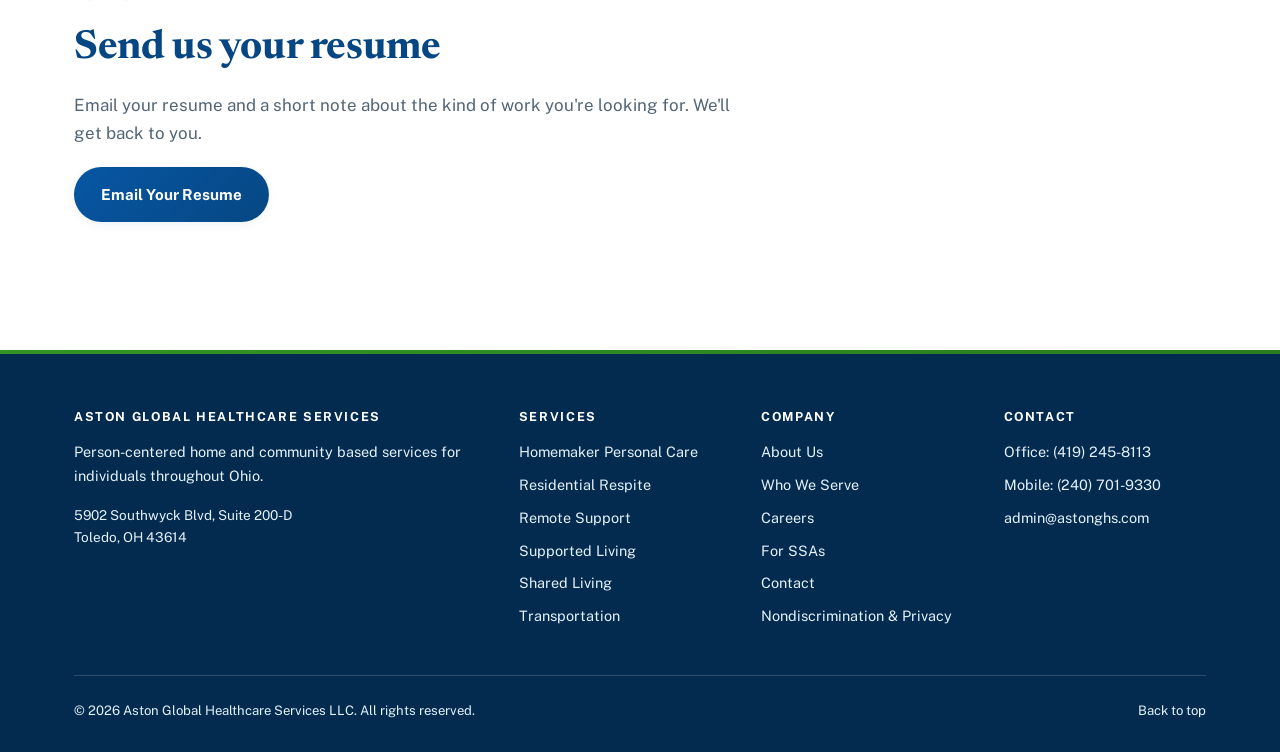
<file: careers.html>
<!DOCTYPE html>
<html lang="en">
<head>
<meta charset="utf-8">
<meta name="viewport" content="width=device-width, initial-scale=1">
<title>Careers | Aston Global Healthcare Services</title>
<meta name="description" content="Join the Aston Global team. Direct Support Professional roles and other positions in Toledo, Ohio. Paid training, flexible scheduling.">
<link rel="preconnect" href="https://fonts.googleapis.com">
<link rel="preconnect" href="https://fonts.gstatic.com" crossorigin>
<link href="https://fonts.googleapis.com/css2?family=Newsreader:ital,opsz,wght@0,6..72,400;0,6..72,500;0,6..72,600;1,6..72,400&family=Public+Sans:wght@400;500;600;700&display=swap" rel="stylesheet">
<link rel="stylesheet" href="styles.css">
</head>
<body>

<a class="skip" href="#main">Skip to main content</a>

<header class="site-header">
  <div class="wrap header-inner">
    <a class="brand" href="index.html">
      <img class="brand-logo" src="images/logo.jpg" alt="Aston Global Healthcare Services">
      <span class="brand-text">
        <span class="brand-name">Aston Global</span>
        <span class="brand-sub">Healthcare Services</span>
      </span>
    </a>
    <nav class="nav" id="nav" aria-label="Main">
      <a href="about.html">About</a>
      <a href="services.html">Services</a>
      <a href="who-we-serve.html">Who We Serve</a>
      <a href="families.html">For Families</a>
      <a href="professionals.html">For SSAs</a>
      <a href="careers.html" class="active">Careers</a>
      <a href="contact.html">Contact</a>
    </nav>
    <div class="header-actions">
      <a class="header-phone" href="tel:+14192458113">(419) 245-8113</a>
      <button class="menu-toggle" id="menuToggle" aria-expanded="false" aria-controls="nav">Menu</button>
    </div>
  </div>
</header>

<main id="main">

<section class="page-hero">
  <div class="wrap">
    <span class="eyebrow">Careers</span>
    <h1>Join the Aston Global team</h1>
    <p class="lede">
      We're looking for compassionate people who want to make a meaningful
      difference. Our Direct Support Professionals understand that the role
      isn't simply providing care — it's supporting a person's life and goals.
    </p>
  </div>
</section>

<section class="section-alt">
  <div class="wrap split reverse">
    <div class="split-media">
      <img src="images/basketball.jpg" alt="A man passing a basketball on an outdoor court while a support professional reaches for it.">
    </div>
    <div>
      <h2>Open roles</h2>
      <ul class="checklist">
        <li>Direct Support Professionals</li>
        <li>Home care / support staff</li>
        <li>Supervisory roles</li>
        <li>Qualified professionals</li>
        <li>Transportation staff</li>
        <li>Administrative positions</li>
      </ul>

      <h4 style="margin-top:32px;">Benefits &amp; support</h4>
      <ul class="checklist">
        <li>Paid orientation</li>
        <li>Paid training</li>
        <li>Safety equipment</li>
        <li>Professional development assistance</li>
        <li>Flexible scheduling</li>
      </ul>
    </div>
  </div>
</section>

<section class="section-paper">
  <div class="wrap">
    <div class="section-head">
      <span class="eyebrow">What we look for</span>
      <h2>People who are…</h2>
    </div>

    <ul class="tag-list">
      <li>Compassionate</li>
      <li>Dependable</li>
      <li>Patient</li>
      <li>Respectful</li>
      <li>Responsible</li>
      <li>Team-oriented</li>
      <li>Willing to learn</li>
      <li>Committed to supporting independence</li>
    </ul>
  </div>
</section>

<section class="section-alt">
  <div class="wrap">
    <div class="section-head">
      <span class="eyebrow">How to apply</span>
      <h2>Send us your resume</h2>
      <p class="lede">
        Email your resume and a short note about the kind of work you're
        looking for. We'll get back to you.
      </p>
      <a class="btn btn-primary" href="mailto:admin@astonghs.com?subject=Employment%20Inquiry">Email Your Resume</a>
    </div>
  </div>
</section>

</main>

<footer class="site-footer">
  <div class="wrap">
    <div class="footer-grid">
      <div>
        <h4>Aston Global Healthcare Services</h4>
        <p style="margin-bottom:16px; color:var(--dark-body);">Person-centered home and community based services for individuals throughout Ohio.</p>
        <p style="font-size:.85rem; color:var(--dark-body);">
          5902 Southwyck Blvd, Suite 200-D<br>
          Toledo, OH 43614
        </p>
      </div>
      <div>
        <h4>Services</h4>
        <ul>
          <li><a href="services.html#hpc">Homemaker Personal Care</a></li>
          <li><a href="services.html#respite">Residential Respite</a></li>
          <li><a href="services.html#remote">Remote Support</a></li>
          <li><a href="services.html#supported-living">Supported Living</a></li>
          <li><a href="services.html#shared-living">Shared Living</a></li>
          <li><a href="services.html#nmt">Transportation</a></li>
        </ul>
      </div>
      <div>
        <h4>Company</h4>
        <ul>
          <li><a href="about.html">About Us</a></li>
          <li><a href="who-we-serve.html">Who We Serve</a></li>
          <li><a href="careers.html">Careers</a></li>
          <li><a href="professionals.html">For SSAs</a></li>
          <li><a href="contact.html">Contact</a></li>
          <li><a href="privacy.html">Nondiscrimination &amp; Privacy</a></li>
        </ul>
      </div>
      <div>
        <h4>Contact</h4>
        <ul>
          <li><a href="tel:+14192458113">Office: (419) 245-8113</a></li>
          <li><a href="tel:+12407019330">Mobile: (240) 701-9330</a></li>
          <li><a href="mailto:admin@astonghs.com">admin@astonghs.com</a></li>
        </ul>
      </div>
    </div>
    <div class="footer-bottom">
      <span>&copy; <span id="year">2025</span> Aston Global Healthcare Services LLC. All rights reserved.</span>
      <span><a href="#main">Back to top</a></span>
    </div>
  </div>
</footer>

<script>
(function(){
  var btn = document.getElementById('menuToggle');
  var nav = document.getElementById('nav');
  if(!btn || !nav) return;
  btn.addEventListener('click', function(){
    var open = nav.classList.toggle('open');
    btn.setAttribute('aria-expanded', open ? 'true' : 'false');
    btn.textContent = open ? 'Close' : 'Menu';
  });
})();
document.getElementById('year').textContent = new Date().getFullYear();
</script>

<div class="sticky-cta" role="complementary" aria-label="Quick contact">
  <a class="btn btn-ghost sticky-call" href="tel:+14192458113">Call (419) 245-8113</a>
  <a class="btn btn-accent sticky-get" href="get-services.html">Get Services</a>
</div>

<div class="ag-chatbot" id="ag-chatbot">
  <button type="button" class="ag-chat-toggle" aria-expanded="false" aria-controls="ag-chat-panel" aria-label="Open Ava, our chat assistant">
    <svg viewBox="0 0 24 24" fill="none" stroke="currentColor" stroke-width="2" stroke-linecap="round" stroke-linejoin="round" aria-hidden="true"><path d="M21 11.5a8.4 8.4 0 0 1-1 4 8.5 8.5 0 0 1-7.5 4.5 8.4 8.4 0 0 1-4-1L3 20l1-5.5a8.4 8.4 0 0 1-1-4A8.5 8.5 0 0 1 11.5 3a8.5 8.5 0 0 1 9.5 8.5z"/></svg>
  </button>
  <div class="ag-chat-panel" id="ag-chat-panel" hidden role="dialog" aria-label="Ava, Aston Global chat assistant">
    <div class="ag-chat-head">
      <span>Ava &middot; Aston Global</span>
      <button type="button" class="ag-chat-close" aria-label="Close chat">&times;</button>
    </div>
    <div class="ag-chat-log" role="log" aria-live="polite"></div>
    <div class="ag-chat-chips"></div>
    <form class="ag-chat-form">
      <input type="text" class="ag-chat-input" placeholder="Type a question…" aria-label="Type a question">
      <button type="submit" class="ag-chat-send" aria-label="Send">
        <svg viewBox="0 0 24 24" fill="none" stroke="currentColor" stroke-width="2" stroke-linecap="round" stroke-linejoin="round" aria-hidden="true"><path d="m3 11 18-8-8 18-2-8-8-2z"/></svg>
      </button>
    </form>
    <p class="ag-chat-note">Automated answers based on common questions. For anything specific, call <a href="tel:+14192458113">(419) 245-8113</a>.</p>
  </div>
</div>
<script>
(function(){
  var KB = [
    { q: "What services do you offer?", k: ["service","services","offer","provide","help with"],
      a: "We offer Homemaker Personal Care, Residential Respite, Remote Support, Supported Living, Shared Living, Participant-Directed HPC, and Non-Medical Transportation. You can see details on our <a href=\"services.html\">Services page</a>." },
    { q: "Who qualifies for services?", k: ["qualify","eligib","eligible","who can","requirements"],
      a: "Eligibility is set by the funding program, not by us. For developmental disabilities, it's usually determined through your county Board of Developmental Disabilities. Older adults are typically assessed through programs like PASSPORT. Not sure where to start? Call us at (419) 245-8113 and we'll point you in the right direction." },
    { q: "What does it cost?", k: ["cost","price","pay","fee","expensive","insurance","waiver"],
      a: "Most of our services are paid for through Ohio programs such as DODD waivers and PASSPORT, not billed directly to families. Whether any cost-share applies depends on your program, and your SSA or case manager can confirm." },
    { q: "How do referrals work?", k: ["referral","refer","how do i start","ssa","get started","sign up"],
      a: "You can reach out yourself through our <a href=\"get-services.html\">Get Services form</a> or by calling us, or your Service & Support Administrator can refer you. We review the request, call to learn what you need, confirm authorization, and coordinate with your team before support begins." },
    { q: "How fast can care start?", k: ["fast","soon","quick","start date","how long","wait"],
      a: "We respond to every request within one business day. When services actually begin depends on your authorization and matching you with the right staff. Call (419) 245-8113 and we'll tell you where things stand." },
    { q: "What areas do you serve?", k: ["area","location","where","county","counties","toledo","ohio"],
      a: "We're based in Toledo and serve individuals and families throughout Ohio. Call us at (419) 245-8113 to confirm coverage in your county." },
    { q: "Can I choose my own provider?", k: ["choose","switch provider","change provider","pick"],
      a: "Yes. You have the right to choose the provider that's the best fit for you or your family member. We're glad to talk through how we work so you can decide." },
    { q: "How do I contact you?", k: ["contact","phone","call","email","reach you","number"],
      a: "Call our office at (419) 245-8113 or our mobile line at (240) 701-9330, or email admin@astonghs.com. You can also use our <a href=\"contact.html\">Contact page</a>." },
    { q: "Are you hiring?", k: ["job","career","hire","hiring","work for","employment","apply"],
      a: "Yes, we're often looking for compassionate Direct Support Professionals. Visit our <a href=\"careers.html\">Careers page</a> for openings and how to apply." },
    { q: "I'm an SSA making a referral", k: ["ssa referral","referral form","refer someone","professional"],
      a: "You can find our referral process and a downloadable referral form on our <a href=\"professionals.html\">For SSAs page</a>." }
  ];
  var FALLBACK = "I'm not able to answer that one. The fastest way to get a real answer is to call us at <a href=\"tel:+14192458113\">(419) 245-8113</a> or use our <a href=\"get-services.html\">Get Services form</a>.";
  var GREETING = "Hi, I'm Ava, the Aston Global assistant. I can answer quick questions about our services, eligibility, cost, referrals, and more. Tap a question below or type your own.";

  function score(text, item){
    text = text.toLowerCase();
    var s = 0;
    item.k.forEach(function(k){ if(text.indexOf(k) !== -1) s += k.length; });
    return s;
  }
  function bestAnswer(text){
    var best = null, bestScore = 0;
    KB.forEach(function(item){
      var s = score(text, item);
      if(s > bestScore){ bestScore = s; best = item; }
    });
    return bestScore > 0 ? best.a : FALLBACK;
  }

  var root = document.getElementById('ag-chatbot');
  if(!root) return;
  var toggle = root.querySelector('.ag-chat-toggle');
  var panel = root.querySelector('.ag-chat-panel');
  var closeBtn = root.querySelector('.ag-chat-close');
  var log = root.querySelector('.ag-chat-log');
  var form = root.querySelector('.ag-chat-form');
  var input = root.querySelector('.ag-chat-input');
  var chipsWrap = root.querySelector('.ag-chat-chips');
  var opened = false;

  function addMsg(html, who){
    var div = document.createElement('div');
    div.className = 'ag-msg ag-msg-' + who;
    div.innerHTML = html;
    log.appendChild(div);
    log.scrollTop = log.scrollHeight;
  }

  function buildChips(){
    chipsWrap.innerHTML = '';
    KB.slice(0, 6).forEach(function(item){
      var b = document.createElement('button');
      b.type = 'button';
      b.className = 'ag-chip';
      b.textContent = item.q;
      b.addEventListener('click', function(){
        addMsg(item.q, 'user');
        setTimeout(function(){ addMsg(item.a, 'bot'); }, 300);
      });
      chipsWrap.appendChild(b);
    });
  }

  function openChat(){
    panel.hidden = false;
    toggle.setAttribute('aria-expanded', 'true');
    if(!opened){
      opened = true;
      addMsg(GREETING, 'bot');
      buildChips();
    }
    input.focus();
  }
  function closeChat(){
    panel.hidden = true;
    toggle.setAttribute('aria-expanded', 'false');
    toggle.focus();
  }

  toggle.addEventListener('click', function(){
    if(panel.hidden) openChat(); else closeChat();
  });
  closeBtn.addEventListener('click', closeChat);
  document.addEventListener('keydown', function(e){
    if(e.key === 'Escape' && !panel.hidden) closeChat();
  });
  document.addEventListener('click', function(e){
    if(panel.hidden) return;
    if(panel.contains(e.target) || toggle.contains(e.target)) return;
    closeChat();
  });
  document.addEventListener('touchstart', function(e){
    if(panel.hidden) return;
    if(panel.contains(e.target) || toggle.contains(e.target)) return;
    closeChat();
  }, {passive:true});

  form.addEventListener('submit', function(e){
    e.preventDefault();
    var text = input.value.trim();
    if(!text) return;
    addMsg(text.replace(/</g,'&lt;'), 'user');
    input.value = '';
    setTimeout(function(){ addMsg(bestAnswer(text), 'bot'); }, 300);
  });
})();
</script>

</body>
</html>
</file>
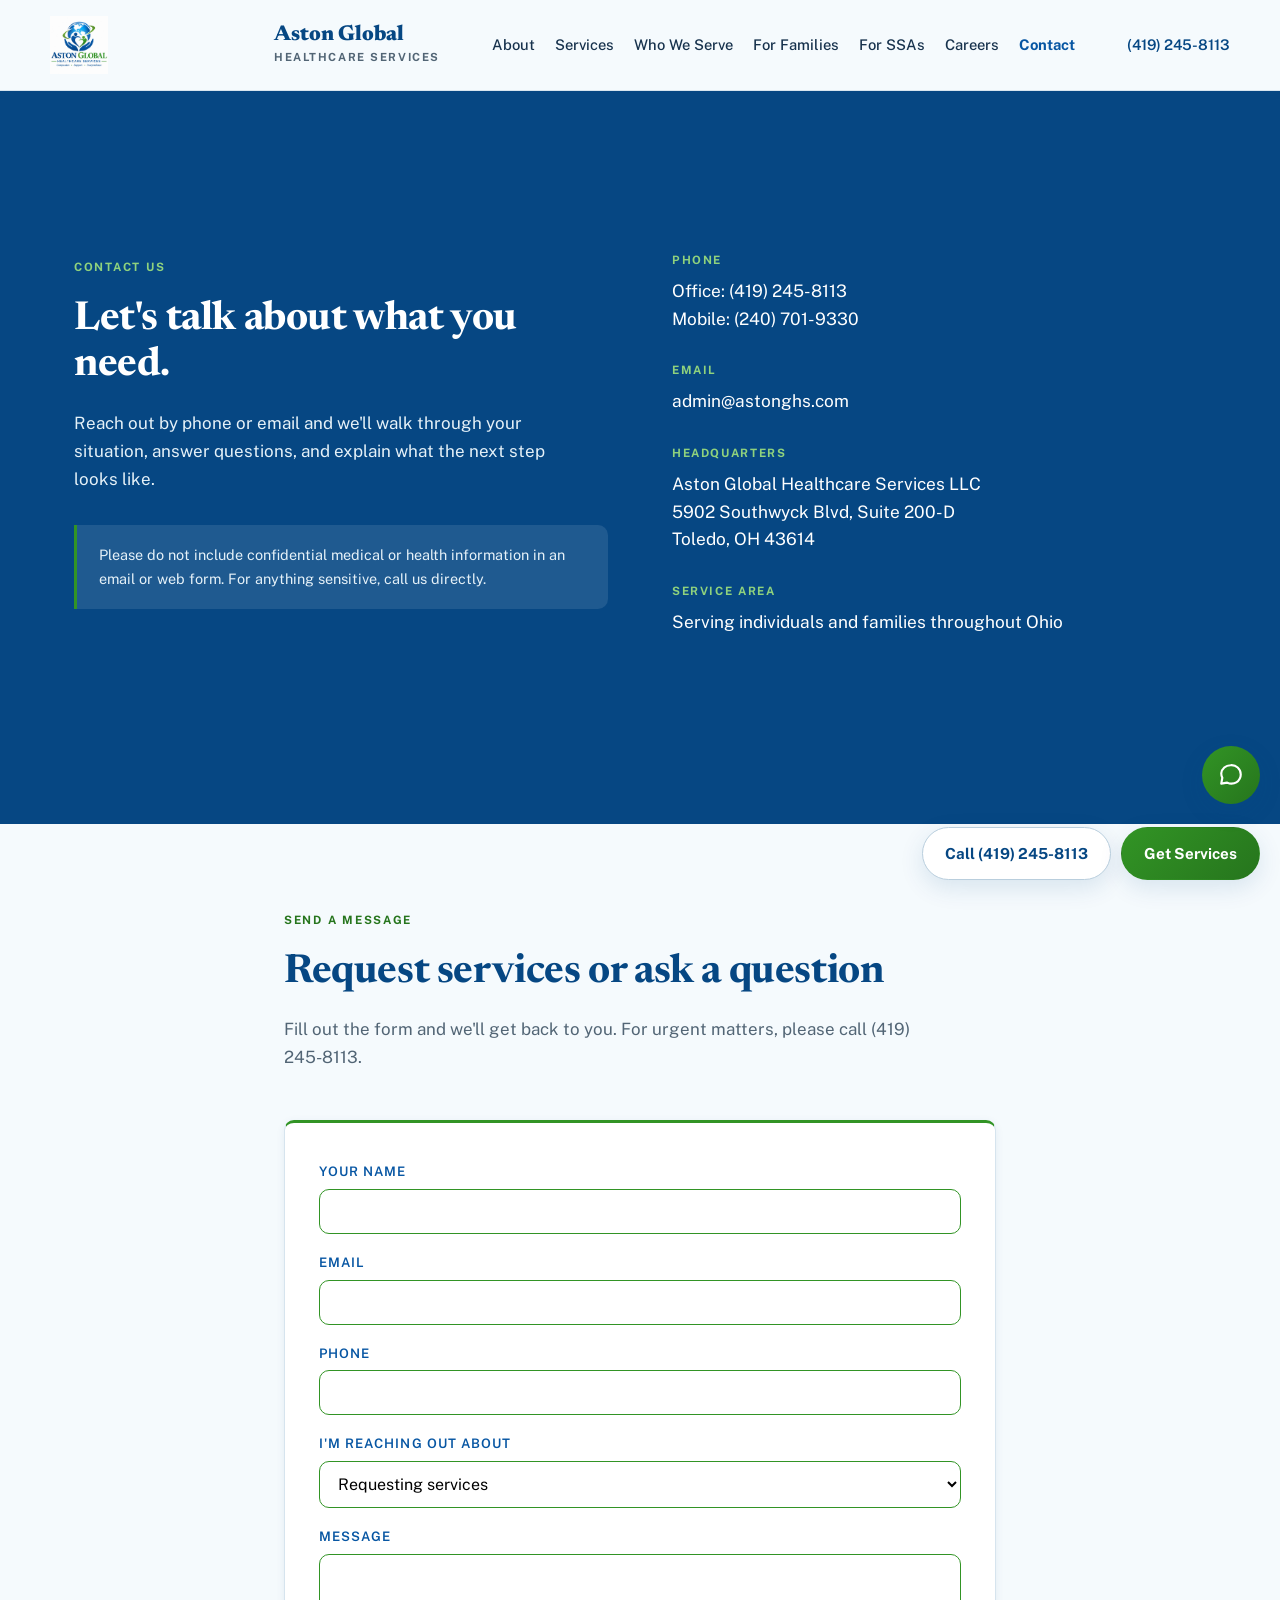
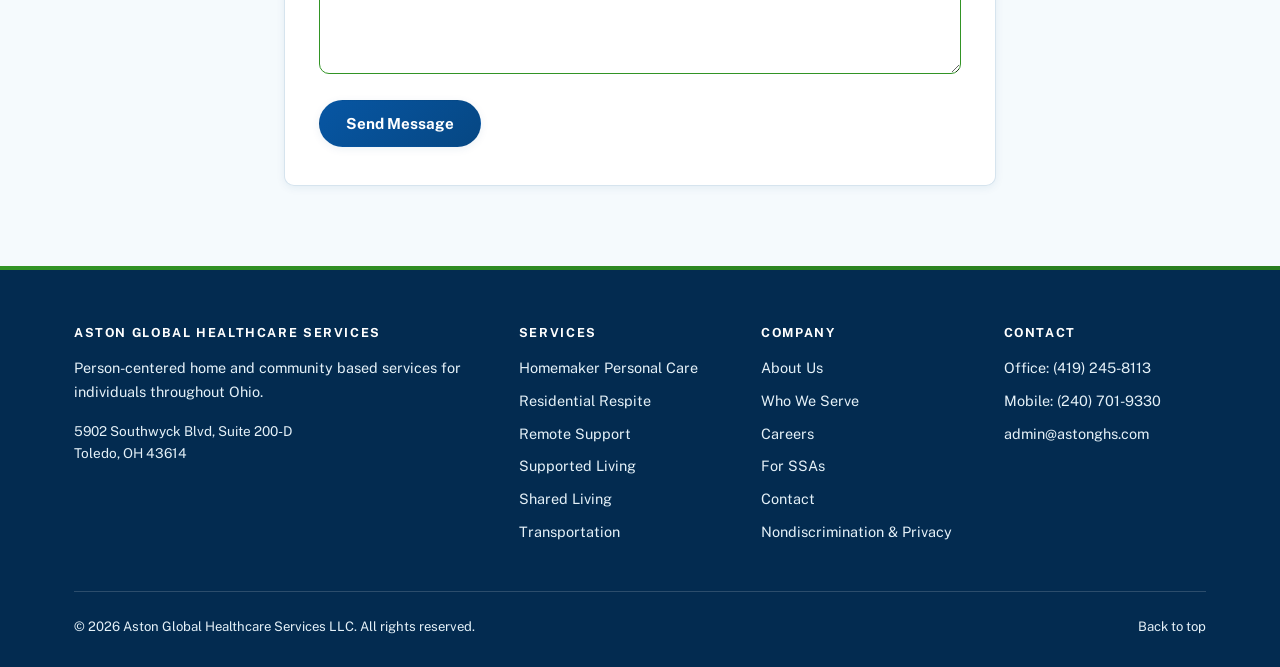
<file: contact.html>
<!DOCTYPE html>
<html lang="en">
<head>
<meta charset="utf-8">
<meta name="viewport" content="width=device-width, initial-scale=1">
<title>Contact Us | Aston Global Healthcare Services</title>
<meta name="description" content="Contact Aston Global Healthcare Services. Office (419) 245-8113, Mobile (240) 701-9330. Email admin@astonghs.com. Serving Ohio from Toledo.">
<link rel="preconnect" href="https://fonts.googleapis.com">
<link rel="preconnect" href="https://fonts.gstatic.com" crossorigin>
<link href="https://fonts.googleapis.com/css2?family=Newsreader:ital,opsz,wght@0,6..72,400;0,6..72,500;0,6..72,600;1,6..72,400&family=Public+Sans:wght@400;500;600;700&display=swap" rel="stylesheet">
<link rel="stylesheet" href="styles.css">
</head>
<body>

<a class="skip" href="#main">Skip to main content</a>

<header class="site-header">
  <div class="wrap header-inner">
    <a class="brand" href="index.html">
      <img class="brand-logo" src="images/logo.jpg" alt="Aston Global Healthcare Services">
      <span class="brand-text">
        <span class="brand-name">Aston Global</span>
        <span class="brand-sub">Healthcare Services</span>
      </span>
    </a>
    <nav class="nav" id="nav" aria-label="Main">
      <a href="about.html">About</a>
      <a href="services.html">Services</a>
      <a href="who-we-serve.html">Who We Serve</a>
      <a href="families.html">For Families</a>
      <a href="professionals.html">For SSAs</a>
      <a href="careers.html">Careers</a>
      <a href="contact.html" class="active">Contact</a>
    </nav>
    <div class="header-actions">
      <a class="header-phone" href="tel:+14192458113">(419) 245-8113</a>
      <button class="menu-toggle" id="menuToggle" aria-expanded="false" aria-controls="nav">Menu</button>
    </div>
  </div>
</header>

<main id="main">

<section class="contact">
  <div class="wrap contact-grid" style="padding-top:80px; padding-bottom:80px;">
    <div>
      <span class="eyebrow eyebrow-on-dark">Contact Us</span>
      <h2>Let's talk about what you need.</h2>
      <p style="color:var(--dark-body); max-width:48ch;">
        Reach out by phone or email and we'll walk through your situation,
        answer questions, and explain what the next step looks like.
      </p>

      <div class="notice" style="margin-top:32px;">
        Please do not include confidential medical or health information in
        an email or web form. For anything sensitive, call us directly.
      </div>
    </div>

    <div>
      <div class="contact-item">
        <div class="contact-label">Phone</div>
        <div class="contact-value">
          Office: <a href="tel:+14192458113">(419) 245-8113</a><br>
          Mobile: <a href="tel:+12407019330">(240) 701-9330</a>
        </div>
      </div>

      <div class="contact-item">
        <div class="contact-label">Email</div>
        <div class="contact-value">
          <a href="mailto:admin@astonghs.com">admin@astonghs.com</a>
        </div>
      </div>

      <div class="contact-item">
        <div class="contact-label">Headquarters</div>
        <div class="contact-value">
          Aston Global Healthcare Services LLC<br>
          5902 Southwyck Blvd, Suite 200-D<br>
          Toledo, OH 43614
        </div>
      </div>

      <div class="contact-item">
        <div class="contact-label">Service Area</div>
        <div class="contact-value">Serving individuals and families throughout Ohio</div>
      </div>
    </div>
  </div>
</section>

<section class="section-paper">
  <div class="wrap" style="max-width:760px;">
    <div class="section-head">
      <span class="eyebrow">Send a message</span>
      <h2>Request services or ask a question</h2>
      <p class="lede">
        Fill out the form and we'll get back to you. For urgent matters,
        please call (419) 245-8113.
      </p>
    </div>

    <div class="audience" style="border-top-color:var(--accent);">
      <form action="https://formspree.io/f/mwlpolnn" method="post">
        <div class="form-row">
          <label for="name">Your name</label>
          <input type="text" id="name" name="name" required>
        </div>

        <div class="form-row">
          <label for="email">Email</label>
          <input type="email" id="email" name="email" required>
        </div>

        <div class="form-row">
          <label for="phone">Phone</label>
          <input type="tel" id="phone" name="phone">
        </div>

        <div class="form-row">
          <label for="topic">I'm reaching out about</label>
          <select id="topic" name="topic">
            <option>Requesting services</option>
            <option>Making a referral (SSA / county board)</option>
            <option>Employment</option>
            <option>General question</option>
          </select>
        </div>

        <div class="form-row">
          <label for="message">Message</label>
          <textarea id="message" name="message" required></textarea>
        </div>

        <button type="submit" class="btn btn-primary" style="width:auto;">Send Message</button>

      </form>
    </div>
  </div>
</section>

</main>

<footer class="site-footer">
  <div class="wrap">
    <div class="footer-grid">
      <div>
        <h4>Aston Global Healthcare Services</h4>
        <p style="margin-bottom:16px; color:var(--dark-body);">Person-centered home and community based services for individuals throughout Ohio.</p>
        <p style="font-size:.85rem; color:var(--dark-body);">
          5902 Southwyck Blvd, Suite 200-D<br>
          Toledo, OH 43614
        </p>
      </div>
      <div>
        <h4>Services</h4>
        <ul>
          <li><a href="services.html#hpc">Homemaker Personal Care</a></li>
          <li><a href="services.html#respite">Residential Respite</a></li>
          <li><a href="services.html#remote">Remote Support</a></li>
          <li><a href="services.html#supported-living">Supported Living</a></li>
          <li><a href="services.html#shared-living">Shared Living</a></li>
          <li><a href="services.html#nmt">Transportation</a></li>
        </ul>
      </div>
      <div>
        <h4>Company</h4>
        <ul>
          <li><a href="about.html">About Us</a></li>
          <li><a href="who-we-serve.html">Who We Serve</a></li>
          <li><a href="careers.html">Careers</a></li>
          <li><a href="professionals.html">For SSAs</a></li>
          <li><a href="contact.html">Contact</a></li>
          <li><a href="privacy.html">Nondiscrimination &amp; Privacy</a></li>
        </ul>
      </div>
      <div>
        <h4>Contact</h4>
        <ul>
          <li><a href="tel:+14192458113">Office: (419) 245-8113</a></li>
          <li><a href="tel:+12407019330">Mobile: (240) 701-9330</a></li>
          <li><a href="mailto:admin@astonghs.com">admin@astonghs.com</a></li>
        </ul>
      </div>
    </div>
    <div class="footer-bottom">
      <span>&copy; <span id="year">2025</span> Aston Global Healthcare Services LLC. All rights reserved.</span>
      <span><a href="#main">Back to top</a></span>
    </div>
  </div>
</footer>

<script>
(function(){
  var btn = document.getElementById('menuToggle');
  var nav = document.getElementById('nav');
  if(!btn || !nav) return;
  btn.addEventListener('click', function(){
    var open = nav.classList.toggle('open');
    btn.setAttribute('aria-expanded', open ? 'true' : 'false');
    btn.textContent = open ? 'Close' : 'Menu';
  });
})();
document.getElementById('year').textContent = new Date().getFullYear();
</script>

<div class="sticky-cta" role="complementary" aria-label="Quick contact">
  <a class="btn btn-ghost sticky-call" href="tel:+14192458113">Call (419) 245-8113</a>
  <a class="btn btn-accent sticky-get" href="get-services.html">Get Services</a>
</div>

<div class="ag-chatbot" id="ag-chatbot">
  <button type="button" class="ag-chat-toggle" aria-expanded="false" aria-controls="ag-chat-panel" aria-label="Open Ava, our chat assistant">
    <svg viewBox="0 0 24 24" fill="none" stroke="currentColor" stroke-width="2" stroke-linecap="round" stroke-linejoin="round" aria-hidden="true"><path d="M21 11.5a8.4 8.4 0 0 1-1 4 8.5 8.5 0 0 1-7.5 4.5 8.4 8.4 0 0 1-4-1L3 20l1-5.5a8.4 8.4 0 0 1-1-4A8.5 8.5 0 0 1 11.5 3a8.5 8.5 0 0 1 9.5 8.5z"/></svg>
  </button>
  <div class="ag-chat-panel" id="ag-chat-panel" hidden role="dialog" aria-label="Ava, Aston Global chat assistant">
    <div class="ag-chat-head">
      <span>Ava &middot; Aston Global</span>
      <button type="button" class="ag-chat-close" aria-label="Close chat">&times;</button>
    </div>
    <div class="ag-chat-log" role="log" aria-live="polite"></div>
    <div class="ag-chat-chips"></div>
    <form class="ag-chat-form">
      <input type="text" class="ag-chat-input" placeholder="Type a question…" aria-label="Type a question">
      <button type="submit" class="ag-chat-send" aria-label="Send">
        <svg viewBox="0 0 24 24" fill="none" stroke="currentColor" stroke-width="2" stroke-linecap="round" stroke-linejoin="round" aria-hidden="true"><path d="m3 11 18-8-8 18-2-8-8-2z"/></svg>
      </button>
    </form>
    <p class="ag-chat-note">Automated answers based on common questions. For anything specific, call <a href="tel:+14192458113">(419) 245-8113</a>.</p>
  </div>
</div>
<script>
(function(){
  var KB = [
    { q: "What services do you offer?", k: ["service","services","offer","provide","help with"],
      a: "We offer Homemaker Personal Care, Residential Respite, Remote Support, Supported Living, Shared Living, Participant-Directed HPC, and Non-Medical Transportation. You can see details on our <a href=\"services.html\">Services page</a>." },
    { q: "Who qualifies for services?", k: ["qualify","eligib","eligible","who can","requirements"],
      a: "Eligibility is set by the funding program, not by us. For developmental disabilities, it's usually determined through your county Board of Developmental Disabilities. Older adults are typically assessed through programs like PASSPORT. Not sure where to start? Call us at (419) 245-8113 and we'll point you in the right direction." },
    { q: "What does it cost?", k: ["cost","price","pay","fee","expensive","insurance","waiver"],
      a: "Most of our services are paid for through Ohio programs such as DODD waivers and PASSPORT, not billed directly to families. Whether any cost-share applies depends on your program, and your SSA or case manager can confirm." },
    { q: "How do referrals work?", k: ["referral","refer","how do i start","ssa","get started","sign up"],
      a: "You can reach out yourself through our <a href=\"get-services.html\">Get Services form</a> or by calling us, or your Service & Support Administrator can refer you. We review the request, call to learn what you need, confirm authorization, and coordinate with your team before support begins." },
    { q: "How fast can care start?", k: ["fast","soon","quick","start date","how long","wait"],
      a: "We respond to every request within one business day. When services actually begin depends on your authorization and matching you with the right staff. Call (419) 245-8113 and we'll tell you where things stand." },
    { q: "What areas do you serve?", k: ["area","location","where","county","counties","toledo","ohio"],
      a: "We're based in Toledo and serve individuals and families throughout Ohio. Call us at (419) 245-8113 to confirm coverage in your county." },
    { q: "Can I choose my own provider?", k: ["choose","switch provider","change provider","pick"],
      a: "Yes. You have the right to choose the provider that's the best fit for you or your family member. We're glad to talk through how we work so you can decide." },
    { q: "How do I contact you?", k: ["contact","phone","call","email","reach you","number"],
      a: "Call our office at (419) 245-8113 or our mobile line at (240) 701-9330, or email admin@astonghs.com. You can also use our <a href=\"contact.html\">Contact page</a>." },
    { q: "Are you hiring?", k: ["job","career","hire","hiring","work for","employment","apply"],
      a: "Yes, we're often looking for compassionate Direct Support Professionals. Visit our <a href=\"careers.html\">Careers page</a> for openings and how to apply." },
    { q: "I'm an SSA making a referral", k: ["ssa referral","referral form","refer someone","professional"],
      a: "You can find our referral process and a downloadable referral form on our <a href=\"professionals.html\">For SSAs page</a>." }
  ];
  var FALLBACK = "I'm not able to answer that one. The fastest way to get a real answer is to call us at <a href=\"tel:+14192458113\">(419) 245-8113</a> or use our <a href=\"get-services.html\">Get Services form</a>.";
  var GREETING = "Hi, I'm Ava, the Aston Global assistant. I can answer quick questions about our services, eligibility, cost, referrals, and more. Tap a question below or type your own.";

  function score(text, item){
    text = text.toLowerCase();
    var s = 0;
    item.k.forEach(function(k){ if(text.indexOf(k) !== -1) s += k.length; });
    return s;
  }
  function bestAnswer(text){
    var best = null, bestScore = 0;
    KB.forEach(function(item){
      var s = score(text, item);
      if(s > bestScore){ bestScore = s; best = item; }
    });
    return bestScore > 0 ? best.a : FALLBACK;
  }

  var root = document.getElementById('ag-chatbot');
  if(!root) return;
  var toggle = root.querySelector('.ag-chat-toggle');
  var panel = root.querySelector('.ag-chat-panel');
  var closeBtn = root.querySelector('.ag-chat-close');
  var log = root.querySelector('.ag-chat-log');
  var form = root.querySelector('.ag-chat-form');
  var input = root.querySelector('.ag-chat-input');
  var chipsWrap = root.querySelector('.ag-chat-chips');
  var opened = false;

  function addMsg(html, who){
    var div = document.createElement('div');
    div.className = 'ag-msg ag-msg-' + who;
    div.innerHTML = html;
    log.appendChild(div);
    log.scrollTop = log.scrollHeight;
  }

  function buildChips(){
    chipsWrap.innerHTML = '';
    KB.slice(0, 6).forEach(function(item){
      var b = document.createElement('button');
      b.type = 'button';
      b.className = 'ag-chip';
      b.textContent = item.q;
      b.addEventListener('click', function(){
        addMsg(item.q, 'user');
        setTimeout(function(){ addMsg(item.a, 'bot'); }, 300);
      });
      chipsWrap.appendChild(b);
    });
  }

  function openChat(){
    panel.hidden = false;
    toggle.setAttribute('aria-expanded', 'true');
    if(!opened){
      opened = true;
      addMsg(GREETING, 'bot');
      buildChips();
    }
    input.focus();
  }
  function closeChat(){
    panel.hidden = true;
    toggle.setAttribute('aria-expanded', 'false');
    toggle.focus();
  }

  toggle.addEventListener('click', function(){
    if(panel.hidden) openChat(); else closeChat();
  });
  closeBtn.addEventListener('click', closeChat);
  document.addEventListener('keydown', function(e){
    if(e.key === 'Escape' && !panel.hidden) closeChat();
  });
  document.addEventListener('click', function(e){
    if(panel.hidden) return;
    if(panel.contains(e.target) || toggle.contains(e.target)) return;
    closeChat();
  });
  document.addEventListener('touchstart', function(e){
    if(panel.hidden) return;
    if(panel.contains(e.target) || toggle.contains(e.target)) return;
    closeChat();
  }, {passive:true});

  form.addEventListener('submit', function(e){
    e.preventDefault();
    var text = input.value.trim();
    if(!text) return;
    addMsg(text.replace(/</g,'&lt;'), 'user');
    input.value = '';
    setTimeout(function(){ addMsg(bestAnswer(text), 'bot'); }, 300);
  });
})();
</script>

</body>
</html>
</file>
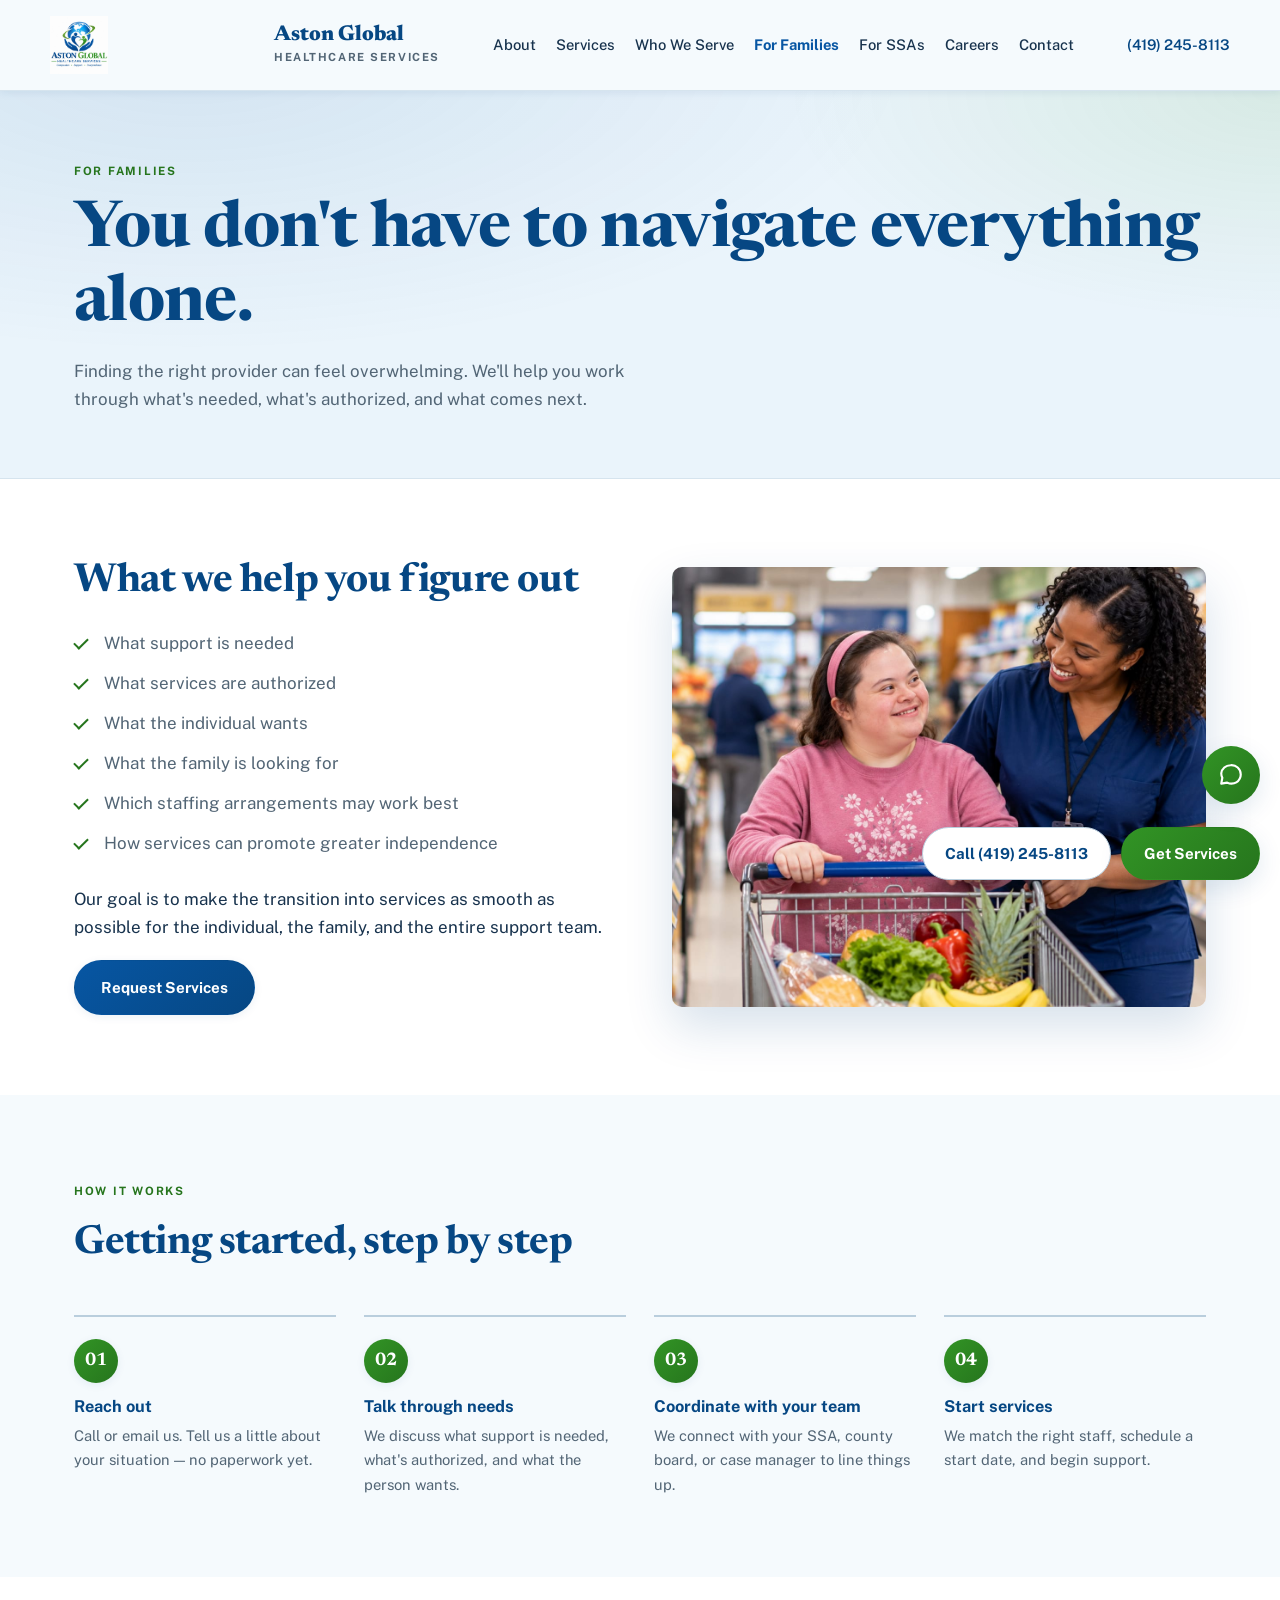
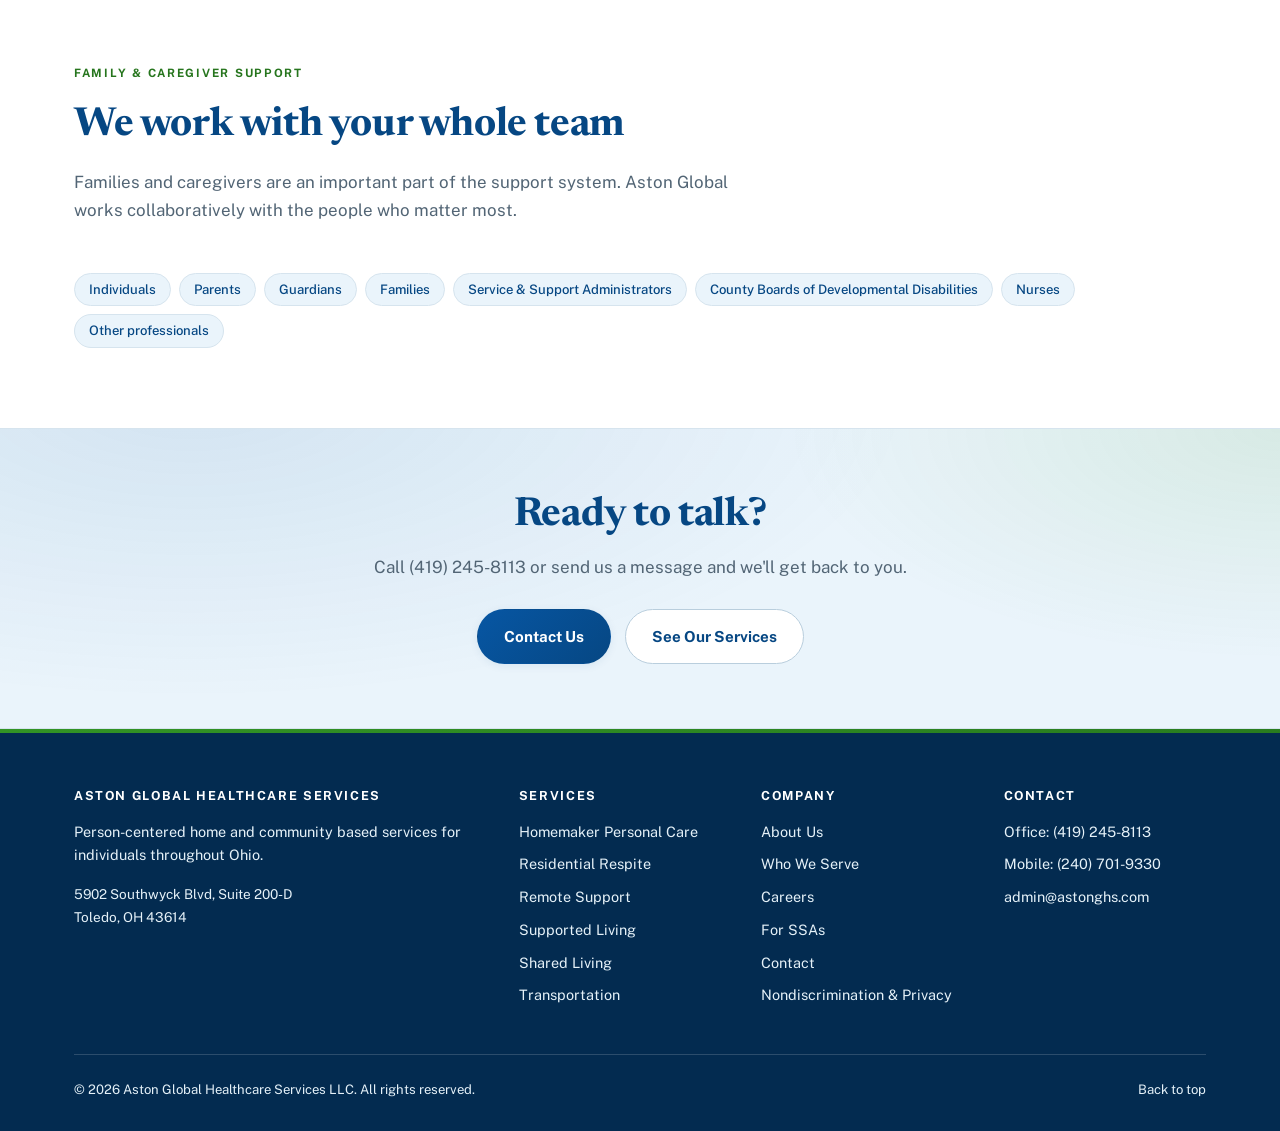
<file: families.html>
<!DOCTYPE html>
<html lang="en">
<head>
<meta charset="utf-8">
<meta name="viewport" content="width=device-width, initial-scale=1">
<title>For Families | Aston Global Healthcare Services</title>
<meta name="description" content="You don't have to navigate everything alone. Learn how Aston Global helps families get started with home and community based services in Ohio.">
<link rel="preconnect" href="https://fonts.googleapis.com">
<link rel="preconnect" href="https://fonts.gstatic.com" crossorigin>
<link href="https://fonts.googleapis.com/css2?family=Newsreader:ital,opsz,wght@0,6..72,400;0,6..72,500;0,6..72,600;1,6..72,400&family=Public+Sans:wght@400;500;600;700&display=swap" rel="stylesheet">
<link rel="stylesheet" href="styles.css">
</head>
<body>

<a class="skip" href="#main">Skip to main content</a>

<header class="site-header">
  <div class="wrap header-inner">
    <a class="brand" href="index.html">
      <img class="brand-logo" src="images/logo.jpg" alt="Aston Global Healthcare Services">
      <span class="brand-text">
        <span class="brand-name">Aston Global</span>
        <span class="brand-sub">Healthcare Services</span>
      </span>
    </a>
    <nav class="nav" id="nav" aria-label="Main">
      <a href="about.html">About</a>
      <a href="services.html">Services</a>
      <a href="who-we-serve.html">Who We Serve</a>
      <a href="families.html" class="active">For Families</a>
      <a href="professionals.html">For SSAs</a>
      <a href="careers.html">Careers</a>
      <a href="contact.html">Contact</a>
    </nav>
    <div class="header-actions">
      <a class="header-phone" href="tel:+14192458113">(419) 245-8113</a>
      <button class="menu-toggle" id="menuToggle" aria-expanded="false" aria-controls="nav">Menu</button>
    </div>
  </div>
</header>

<main id="main">

<section class="page-hero">
  <div class="wrap">
    <span class="eyebrow">For Families</span>
    <h1>You don't have to navigate everything alone.</h1>
    <p class="lede">
      Finding the right provider can feel overwhelming. We'll help you work
      through what's needed, what's authorized, and what comes next.
    </p>
  </div>
</section>

<section class="section-alt">
  <div class="wrap split">
    <div>
      <h2>What we help you figure out</h2>
      <ul class="checklist">
        <li>What support is needed</li>
        <li>What services are authorized</li>
        <li>What the individual wants</li>
        <li>What the family is looking for</li>
        <li>Which staffing arrangements may work best</li>
        <li>How services can promote greater independence</li>
      </ul>
      <p style="margin-top:28px;">
        Our goal is to make the transition into services as smooth as possible
        for the individual, the family, and the entire support team.
      </p>
      <a class="btn btn-primary" href="contact.html">Request Services</a>
    </div>
    <div class="split-media">
      <img src="images/shopping.jpg" alt="A woman pushing a shopping cart through a grocery store with her support professional.">
    </div>
  </div>
</section>

<section class="section-paper">
  <div class="wrap">
    <div class="section-head">
      <span class="eyebrow">How It Works</span>
      <h2>Getting started, step by step</h2>
    </div>

    <ul class="steps">
      <li>
        <h4>Reach out</h4>
        <p>Call or email us. Tell us a little about your situation — no paperwork yet.</p>
      </li>
      <li>
        <h4>Talk through needs</h4>
        <p>We discuss what support is needed, what's authorized, and what the person wants.</p>
      </li>
      <li>
        <h4>Coordinate with your team</h4>
        <p>We connect with your SSA, county board, or case manager to line things up.</p>
      </li>
      <li>
        <h4>Start services</h4>
        <p>We match the right staff, schedule a start date, and begin support.</p>
      </li>
    </ul>
  </div>
</section>

<section class="section-alt">
  <div class="wrap">
    <div class="section-head">
      <span class="eyebrow">Family &amp; Caregiver Support</span>
      <h2>We work with your whole team</h2>
      <p class="lede">
        Families and caregivers are an important part of the support system.
        Aston Global works collaboratively with the people who matter most.
      </p>
    </div>

    <ul class="tag-list">
      <li>Individuals</li>
      <li>Parents</li>
      <li>Guardians</li>
      <li>Families</li>
      <li>Service &amp; Support Administrators</li>
      <li>County Boards of Developmental Disabilities</li>
      <li>Nurses</li>
      <li>Other professionals</li>
    </ul>
  </div>
</section>

<section class="cta-strip">
  <div class="wrap">
    <h2>Ready to talk?</h2>
    <p>Call (419) 245-8113 or send us a message and we'll get back to you.</p>
    <div class="btns">
      <a class="btn btn-primary" href="contact.html">Contact Us</a>
      <a class="btn btn-ghost" href="services.html">See Our Services</a>
    </div>
  </div>
</section>

</main>

<footer class="site-footer">
  <div class="wrap">
    <div class="footer-grid">
      <div>
        <h4>Aston Global Healthcare Services</h4>
        <p style="margin-bottom:16px; color:var(--dark-body);">Person-centered home and community based services for individuals throughout Ohio.</p>
        <p style="font-size:.85rem; color:var(--dark-body);">
          5902 Southwyck Blvd, Suite 200-D<br>
          Toledo, OH 43614
        </p>
      </div>
      <div>
        <h4>Services</h4>
        <ul>
          <li><a href="services.html#hpc">Homemaker Personal Care</a></li>
          <li><a href="services.html#respite">Residential Respite</a></li>
          <li><a href="services.html#remote">Remote Support</a></li>
          <li><a href="services.html#supported-living">Supported Living</a></li>
          <li><a href="services.html#shared-living">Shared Living</a></li>
          <li><a href="services.html#nmt">Transportation</a></li>
        </ul>
      </div>
      <div>
        <h4>Company</h4>
        <ul>
          <li><a href="about.html">About Us</a></li>
          <li><a href="who-we-serve.html">Who We Serve</a></li>
          <li><a href="careers.html">Careers</a></li>
          <li><a href="professionals.html">For SSAs</a></li>
          <li><a href="contact.html">Contact</a></li>
          <li><a href="privacy.html">Nondiscrimination &amp; Privacy</a></li>
        </ul>
      </div>
      <div>
        <h4>Contact</h4>
        <ul>
          <li><a href="tel:+14192458113">Office: (419) 245-8113</a></li>
          <li><a href="tel:+12407019330">Mobile: (240) 701-9330</a></li>
          <li><a href="mailto:admin@astonghs.com">admin@astonghs.com</a></li>
        </ul>
      </div>
    </div>
    <div class="footer-bottom">
      <span>&copy; <span id="year">2025</span> Aston Global Healthcare Services LLC. All rights reserved.</span>
      <span><a href="#main">Back to top</a></span>
    </div>
  </div>
</footer>

<script>
(function(){
  var btn = document.getElementById('menuToggle');
  var nav = document.getElementById('nav');
  if(!btn || !nav) return;
  btn.addEventListener('click', function(){
    var open = nav.classList.toggle('open');
    btn.setAttribute('aria-expanded', open ? 'true' : 'false');
    btn.textContent = open ? 'Close' : 'Menu';
  });
})();
document.getElementById('year').textContent = new Date().getFullYear();
</script>

<div class="sticky-cta" role="complementary" aria-label="Quick contact">
  <a class="btn btn-ghost sticky-call" href="tel:+14192458113">Call (419) 245-8113</a>
  <a class="btn btn-accent sticky-get" href="get-services.html">Get Services</a>
</div>

<div class="ag-chatbot" id="ag-chatbot">
  <button type="button" class="ag-chat-toggle" aria-expanded="false" aria-controls="ag-chat-panel" aria-label="Open Ava, our chat assistant">
    <svg viewBox="0 0 24 24" fill="none" stroke="currentColor" stroke-width="2" stroke-linecap="round" stroke-linejoin="round" aria-hidden="true"><path d="M21 11.5a8.4 8.4 0 0 1-1 4 8.5 8.5 0 0 1-7.5 4.5 8.4 8.4 0 0 1-4-1L3 20l1-5.5a8.4 8.4 0 0 1-1-4A8.5 8.5 0 0 1 11.5 3a8.5 8.5 0 0 1 9.5 8.5z"/></svg>
  </button>
  <div class="ag-chat-panel" id="ag-chat-panel" hidden role="dialog" aria-label="Ava, Aston Global chat assistant">
    <div class="ag-chat-head">
      <span>Ava &middot; Aston Global</span>
      <button type="button" class="ag-chat-close" aria-label="Close chat">&times;</button>
    </div>
    <div class="ag-chat-log" role="log" aria-live="polite"></div>
    <div class="ag-chat-chips"></div>
    <form class="ag-chat-form">
      <input type="text" class="ag-chat-input" placeholder="Type a question…" aria-label="Type a question">
      <button type="submit" class="ag-chat-send" aria-label="Send">
        <svg viewBox="0 0 24 24" fill="none" stroke="currentColor" stroke-width="2" stroke-linecap="round" stroke-linejoin="round" aria-hidden="true"><path d="m3 11 18-8-8 18-2-8-8-2z"/></svg>
      </button>
    </form>
    <p class="ag-chat-note">Automated answers based on common questions. For anything specific, call <a href="tel:+14192458113">(419) 245-8113</a>.</p>
  </div>
</div>
<script>
(function(){
  var KB = [
    { q: "What services do you offer?", k: ["service","services","offer","provide","help with"],
      a: "We offer Homemaker Personal Care, Residential Respite, Remote Support, Supported Living, Shared Living, Participant-Directed HPC, and Non-Medical Transportation. You can see details on our <a href=\"services.html\">Services page</a>." },
    { q: "Who qualifies for services?", k: ["qualify","eligib","eligible","who can","requirements"],
      a: "Eligibility is set by the funding program, not by us. For developmental disabilities, it's usually determined through your county Board of Developmental Disabilities. Older adults are typically assessed through programs like PASSPORT. Not sure where to start? Call us at (419) 245-8113 and we'll point you in the right direction." },
    { q: "What does it cost?", k: ["cost","price","pay","fee","expensive","insurance","waiver"],
      a: "Most of our services are paid for through Ohio programs such as DODD waivers and PASSPORT, not billed directly to families. Whether any cost-share applies depends on your program, and your SSA or case manager can confirm." },
    { q: "How do referrals work?", k: ["referral","refer","how do i start","ssa","get started","sign up"],
      a: "You can reach out yourself through our <a href=\"get-services.html\">Get Services form</a> or by calling us, or your Service & Support Administrator can refer you. We review the request, call to learn what you need, confirm authorization, and coordinate with your team before support begins." },
    { q: "How fast can care start?", k: ["fast","soon","quick","start date","how long","wait"],
      a: "We respond to every request within one business day. When services actually begin depends on your authorization and matching you with the right staff. Call (419) 245-8113 and we'll tell you where things stand." },
    { q: "What areas do you serve?", k: ["area","location","where","county","counties","toledo","ohio"],
      a: "We're based in Toledo and serve individuals and families throughout Ohio. Call us at (419) 245-8113 to confirm coverage in your county." },
    { q: "Can I choose my own provider?", k: ["choose","switch provider","change provider","pick"],
      a: "Yes. You have the right to choose the provider that's the best fit for you or your family member. We're glad to talk through how we work so you can decide." },
    { q: "How do I contact you?", k: ["contact","phone","call","email","reach you","number"],
      a: "Call our office at (419) 245-8113 or our mobile line at (240) 701-9330, or email admin@astonghs.com. You can also use our <a href=\"contact.html\">Contact page</a>." },
    { q: "Are you hiring?", k: ["job","career","hire","hiring","work for","employment","apply"],
      a: "Yes, we're often looking for compassionate Direct Support Professionals. Visit our <a href=\"careers.html\">Careers page</a> for openings and how to apply." },
    { q: "I'm an SSA making a referral", k: ["ssa referral","referral form","refer someone","professional"],
      a: "You can find our referral process and a downloadable referral form on our <a href=\"professionals.html\">For SSAs page</a>." }
  ];
  var FALLBACK = "I'm not able to answer that one. The fastest way to get a real answer is to call us at <a href=\"tel:+14192458113\">(419) 245-8113</a> or use our <a href=\"get-services.html\">Get Services form</a>.";
  var GREETING = "Hi, I'm Ava, the Aston Global assistant. I can answer quick questions about our services, eligibility, cost, referrals, and more. Tap a question below or type your own.";

  function score(text, item){
    text = text.toLowerCase();
    var s = 0;
    item.k.forEach(function(k){ if(text.indexOf(k) !== -1) s += k.length; });
    return s;
  }
  function bestAnswer(text){
    var best = null, bestScore = 0;
    KB.forEach(function(item){
      var s = score(text, item);
      if(s > bestScore){ bestScore = s; best = item; }
    });
    return bestScore > 0 ? best.a : FALLBACK;
  }

  var root = document.getElementById('ag-chatbot');
  if(!root) return;
  var toggle = root.querySelector('.ag-chat-toggle');
  var panel = root.querySelector('.ag-chat-panel');
  var closeBtn = root.querySelector('.ag-chat-close');
  var log = root.querySelector('.ag-chat-log');
  var form = root.querySelector('.ag-chat-form');
  var input = root.querySelector('.ag-chat-input');
  var chipsWrap = root.querySelector('.ag-chat-chips');
  var opened = false;

  function addMsg(html, who){
    var div = document.createElement('div');
    div.className = 'ag-msg ag-msg-' + who;
    div.innerHTML = html;
    log.appendChild(div);
    log.scrollTop = log.scrollHeight;
  }

  function buildChips(){
    chipsWrap.innerHTML = '';
    KB.slice(0, 6).forEach(function(item){
      var b = document.createElement('button');
      b.type = 'button';
      b.className = 'ag-chip';
      b.textContent = item.q;
      b.addEventListener('click', function(){
        addMsg(item.q, 'user');
        setTimeout(function(){ addMsg(item.a, 'bot'); }, 300);
      });
      chipsWrap.appendChild(b);
    });
  }

  function openChat(){
    panel.hidden = false;
    toggle.setAttribute('aria-expanded', 'true');
    if(!opened){
      opened = true;
      addMsg(GREETING, 'bot');
      buildChips();
    }
    input.focus();
  }
  function closeChat(){
    panel.hidden = true;
    toggle.setAttribute('aria-expanded', 'false');
    toggle.focus();
  }

  toggle.addEventListener('click', function(){
    if(panel.hidden) openChat(); else closeChat();
  });
  closeBtn.addEventListener('click', closeChat);
  document.addEventListener('keydown', function(e){
    if(e.key === 'Escape' && !panel.hidden) closeChat();
  });
  document.addEventListener('click', function(e){
    if(panel.hidden) return;
    if(panel.contains(e.target) || toggle.contains(e.target)) return;
    closeChat();
  });
  document.addEventListener('touchstart', function(e){
    if(panel.hidden) return;
    if(panel.contains(e.target) || toggle.contains(e.target)) return;
    closeChat();
  }, {passive:true});

  form.addEventListener('submit', function(e){
    e.preventDefault();
    var text = input.value.trim();
    if(!text) return;
    addMsg(text.replace(/</g,'&lt;'), 'user');
    input.value = '';
    setTimeout(function(){ addMsg(bestAnswer(text), 'bot'); }, 300);
  });
})();
</script>

</body>
</html>
</file>
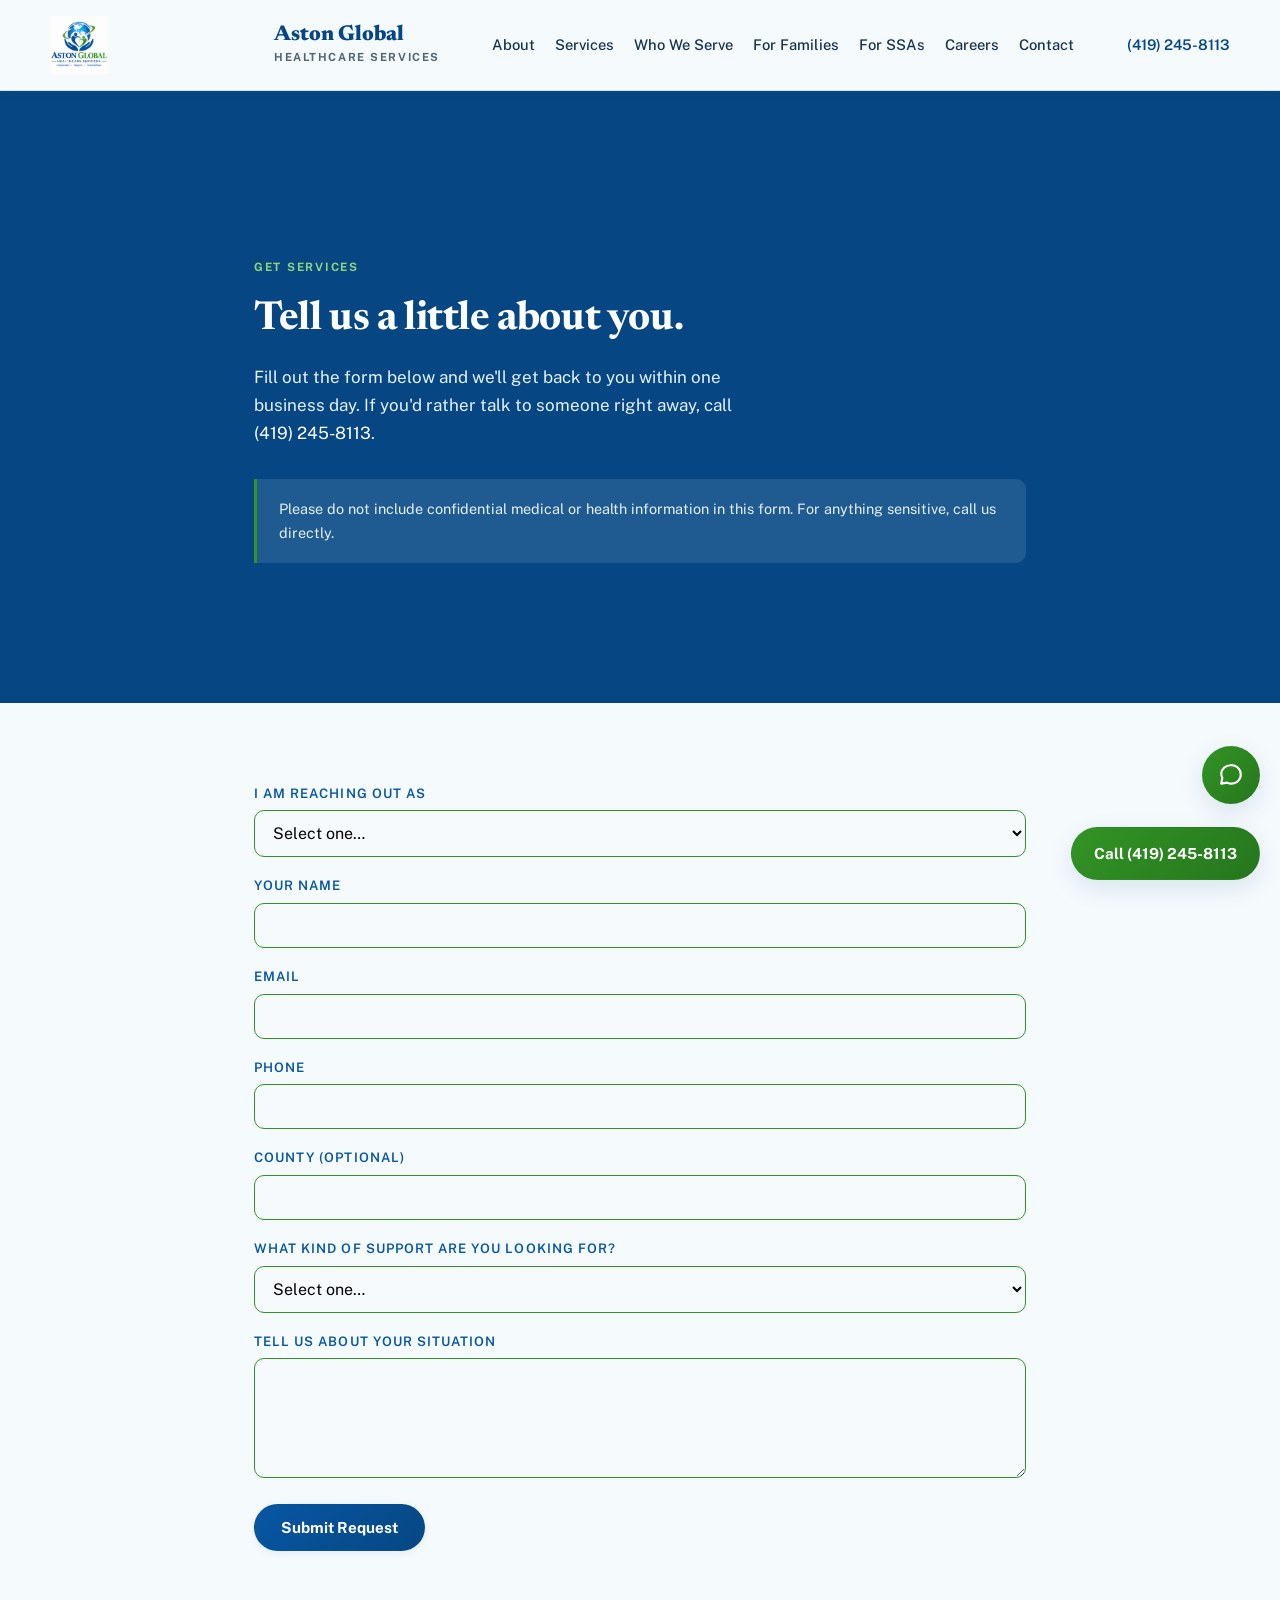
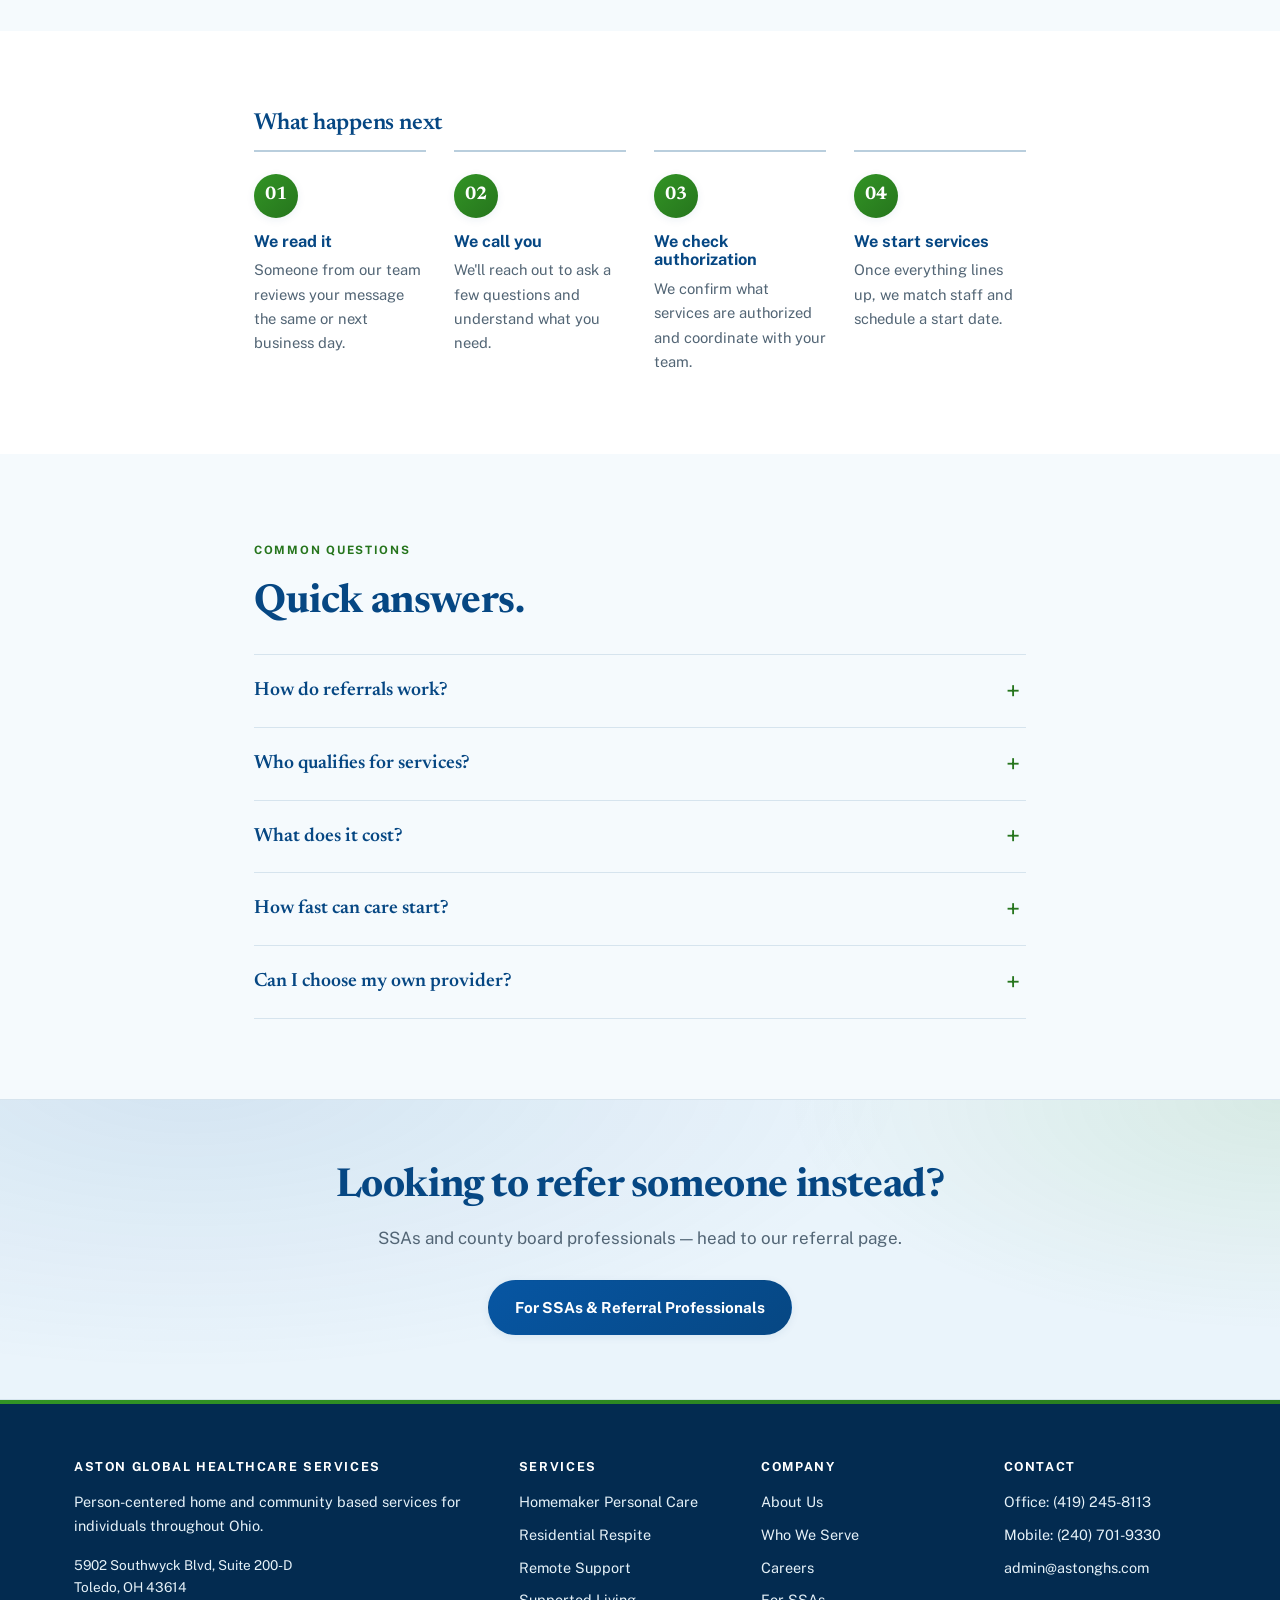
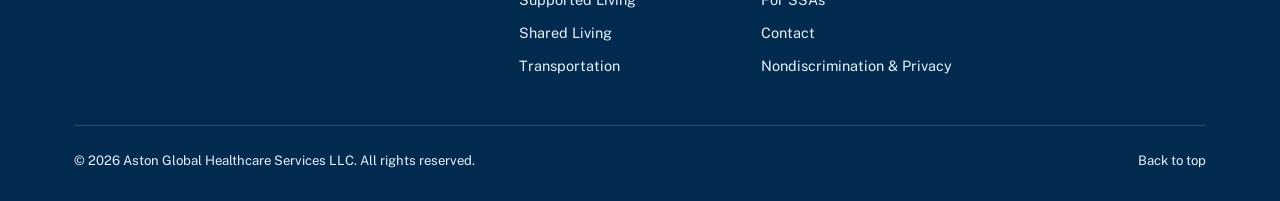
<file: get-services.html>
<!DOCTYPE html>
<html lang="en">
<head>
<meta charset="utf-8">
<meta name="viewport" content="width=device-width, initial-scale=1">
<title>Get Services | Aston Global Healthcare Services</title>
<meta name="description" content="Request home and community based services from Aston Global Healthcare Services. Serving individuals and families throughout Ohio.">
<link rel="preconnect" href="https://fonts.googleapis.com">
<link rel="preconnect" href="https://fonts.gstatic.com" crossorigin>
<link href="https://fonts.googleapis.com/css2?family=Newsreader:ital,opsz,wght@0,6..72,400;0,6..72,500;0,6..72,600;1,6..72,400&family=Public+Sans:wght@400;500;600;700&display=swap" rel="stylesheet">
<link rel="stylesheet" href="styles.css">
</head>
<body>

<a class="skip" href="#main">Skip to main content</a>

<header class="site-header">
  <div class="wrap header-inner">
    <a class="brand" href="index.html">
      <img class="brand-logo" src="images/logo.jpg" alt="Aston Global Healthcare Services">
      <span class="brand-text">
        <span class="brand-name">Aston Global</span>
        <span class="brand-sub">Healthcare Services</span>
      </span>
    </a>
    <nav class="nav" id="nav" aria-label="Main">
      <a href="about.html">About</a>
      <a href="services.html">Services</a>
      <a href="who-we-serve.html">Who We Serve</a>
      <a href="families.html">For Families</a>
      <a href="professionals.html">For SSAs</a>
      <a href="careers.html">Careers</a>
      <a href="contact.html">Contact</a>
    </nav>
    <div class="header-actions">
      <a class="header-phone" href="tel:+14192458113">(419) 245-8113</a>
      <button class="menu-toggle" id="menuToggle" aria-expanded="false" aria-controls="nav">Menu</button>
    </div>
  </div>
</header>

<main id="main">

<section class="contact">
  <div class="wrap" style="padding-top:80px; padding-bottom:60px; max-width:820px;">
    <span class="eyebrow eyebrow-on-dark">Get Services</span>
    <h2>Tell us a little about you.</h2>
    <p style="color:var(--dark-body); max-width:52ch;">
      Fill out the form below and we'll get back to you within one business day.
      If you'd rather talk to someone right away, call
      <a href="tel:+14192458113">(419) 245-8113</a>.
    </p>

    <div class="notice" style="margin-top:32px;">
      Please do not include confidential medical or health information in this
      form. For anything sensitive, call us directly.
    </div>
  </div>
</section>

<section class="section-paper">
  <div class="wrap" style="max-width:820px;">
    <form action="https://formspree.io/f/mwlpolnn" method="post">

      <div class="form-row">
        <label for="audience">I am reaching out as</label>
        <select id="audience" name="audience" required>
          <option value="" selected disabled>Select one…</option>
          <option value="family">Family member</option>
          <option value="individual">Individual</option>
        </select>
      </div>

      <div class="form-row">
        <label for="name">Your name</label>
        <input type="text" id="name" name="name" required>
      </div>

      <div class="form-row">
        <label for="email">Email</label>
        <input type="email" id="email" name="email" required>
      </div>

      <div class="form-row">
        <label for="phone">Phone</label>
        <input type="tel" id="phone" name="phone" required>
      </div>

      <div class="form-row">
        <label for="county">County (optional)</label>
        <input type="text" id="county" name="county">
      </div>

      <div class="form-row">
        <label for="services">What kind of support are you looking for?</label>
        <select id="services" name="services">
          <option value="" selected disabled>Select one…</option>
          <option>Homemaker Personal Care (HPC)</option>
          <option>Residential Respite</option>
          <option>Remote Support</option>
          <option>Supported Living</option>
          <option>Shared Living</option>
          <option>Participant-Directed HPC</option>
          <option>Non-Medical Transportation (NMT)</option>
          <option>Not sure yet — please advise</option>
        </select>
      </div>

      <div class="form-row">
        <label for="message">Tell us about your situation</label>
        <textarea id="message" name="message" required></textarea>
      </div>

      <button type="submit" class="btn btn-primary" style="width:auto;">Submit Request</button>
      
    </form>
  </div>
</section>

<section class="section-alt">
  <div class="wrap" style="max-width:820px;">
    <h3>What happens next</h3>
    <ul class="steps">
      <li>
        <h4>We read it</h4>
        <p>Someone from our team reviews your message the same or next business day.</p>
      </li>
      <li>
        <h4>We call you</h4>
        <p>We'll reach out to ask a few questions and understand what you need.</p>
      </li>
      <li>
        <h4>We check authorization</h4>
        <p>We confirm what services are authorized and coordinate with your team.</p>
      </li>
      <li>
        <h4>We start services</h4>
        <p>Once everything lines up, we match staff and schedule a start date.</p>
      </li>
    </ul>
  </div>
</section>

<section class="section-paper" id="faq">
  <div class="wrap" style="max-width:820px;">
    <span class="eyebrow">Common Questions</span>
    <h2>Quick answers.</h2>
    <div class="faq">
      <details>
        <summary>How do referrals work?</summary>
        <p>You can reach out yourself using the form above or by phone, or your Service &amp; Support Administrator (SSA) can refer you. Either way, we review the request, call to learn what you need, confirm what services are authorized, and coordinate with your team before support begins. SSAs can find referral details on our <a href="professionals.html">For SSAs</a> page.</p>
      </details>
      <details>
        <summary>Who qualifies for services?</summary>
        <p>Eligibility is set by the funding program, not by us. For people with developmental disabilities, it is generally determined through your county Board of Developmental Disabilities. Older adults are typically assessed through programs such as PASSPORT. Not sure where to start? Call us and we will point you in the right direction.</p>
      </details>
      <details>
        <summary>What does it cost?</summary>
        <p>Most of our services are paid for through Ohio programs, such as DODD waivers and PASSPORT, rather than billed directly to families. Whether any cost-share applies depends on your program and eligibility, and your SSA or case manager can confirm. If you are unsure what your funding covers, we are happy to help you sort it out.</p>
      </details>
      <details>
        <summary>How fast can care start?</summary>
        <p>We respond to every request within one business day. When services begin depends on your authorization, your service plan, and matching you with the right staff. Call <a href="tel:+14192458113">(419) 245-8113</a> and we will tell you where things stand and what current availability looks like.</p>
      </details>
      <details>
        <summary>Can I choose my own provider?</summary>
        <p>Yes. You have the right to choose the provider that is the best fit for you or your family member. We are glad to talk through how we work so you can decide.</p>
      </details>
    </div>
  </div>
</section>

<section class="cta-strip">
  <div class="wrap">
    <h2>Looking to refer someone instead?</h2>
    <p>SSAs and county board professionals — head to our referral page.</p>
    <div class="btns">
      <a class="btn btn-primary" href="professionals.html">For SSAs &amp; Referral Professionals</a>
    </div>
  </div>
</section>

</main>

<footer class="site-footer">
  <div class="wrap">
    <div class="footer-grid">
      <div>
        <h4>Aston Global Healthcare Services</h4>
        <p style="margin-bottom:16px; color:var(--dark-body);">Person-centered home and community based services for individuals throughout Ohio.</p>
        <p style="font-size:.85rem; color:var(--dark-body);">
          5902 Southwyck Blvd, Suite 200-D<br>
          Toledo, OH 43614
        </p>
      </div>
      <div>
        <h4>Services</h4>
        <ul>
          <li><a href="services.html#hpc">Homemaker Personal Care</a></li>
          <li><a href="services.html#respite">Residential Respite</a></li>
          <li><a href="services.html#remote">Remote Support</a></li>
          <li><a href="services.html#supported-living">Supported Living</a></li>
          <li><a href="services.html#shared-living">Shared Living</a></li>
          <li><a href="services.html#nmt">Transportation</a></li>
        </ul>
      </div>
      <div>
        <h4>Company</h4>
        <ul>
          <li><a href="about.html">About Us</a></li>
          <li><a href="who-we-serve.html">Who We Serve</a></li>
          <li><a href="careers.html">Careers</a></li>
          <li><a href="professionals.html">For SSAs</a></li>
          <li><a href="contact.html">Contact</a></li>
          <li><a href="privacy.html">Nondiscrimination &amp; Privacy</a></li>
        </ul>
      </div>
      <div>
        <h4>Contact</h4>
        <ul>
          <li><a href="tel:+14192458113">Office: (419) 245-8113</a></li>
          <li><a href="tel:+12407019330">Mobile: (240) 701-9330</a></li>
          <li><a href="mailto:admin@astonghs.com">admin@astonghs.com</a></li>
        </ul>
      </div>
    </div>
    <div class="footer-bottom">
      <span>&copy; <span id="year">2025</span> Aston Global Healthcare Services LLC. All rights reserved.</span>
      <span><a href="#main">Back to top</a></span>
    </div>
  </div>
</footer>

<script>
(function(){
  var btn = document.getElementById('menuToggle');
  var nav = document.getElementById('nav');
  if(!btn || !nav) return;
  btn.addEventListener('click', function(){
    var open = nav.classList.toggle('open');
    btn.setAttribute('aria-expanded', open ? 'true' : 'false');
    btn.textContent = open ? 'Close' : 'Menu';
  });
})();
document.getElementById('year').textContent = new Date().getFullYear();
</script>

<div class="sticky-cta" role="complementary" aria-label="Quick contact">
  <a class="btn btn-accent sticky-call" href="tel:+14192458113">Call (419) 245-8113</a>
</div>

<div class="ag-chatbot" id="ag-chatbot">
  <button type="button" class="ag-chat-toggle" aria-expanded="false" aria-controls="ag-chat-panel" aria-label="Open Ava, our chat assistant">
    <svg viewBox="0 0 24 24" fill="none" stroke="currentColor" stroke-width="2" stroke-linecap="round" stroke-linejoin="round" aria-hidden="true"><path d="M21 11.5a8.4 8.4 0 0 1-1 4 8.5 8.5 0 0 1-7.5 4.5 8.4 8.4 0 0 1-4-1L3 20l1-5.5a8.4 8.4 0 0 1-1-4A8.5 8.5 0 0 1 11.5 3a8.5 8.5 0 0 1 9.5 8.5z"/></svg>
  </button>
  <div class="ag-chat-panel" id="ag-chat-panel" hidden role="dialog" aria-label="Ava, Aston Global chat assistant">
    <div class="ag-chat-head">
      <span>Ava &middot; Aston Global</span>
      <button type="button" class="ag-chat-close" aria-label="Close chat">&times;</button>
    </div>
    <div class="ag-chat-log" role="log" aria-live="polite"></div>
    <div class="ag-chat-chips"></div>
    <form class="ag-chat-form">
      <input type="text" class="ag-chat-input" placeholder="Type a question…" aria-label="Type a question">
      <button type="submit" class="ag-chat-send" aria-label="Send">
        <svg viewBox="0 0 24 24" fill="none" stroke="currentColor" stroke-width="2" stroke-linecap="round" stroke-linejoin="round" aria-hidden="true"><path d="m3 11 18-8-8 18-2-8-8-2z"/></svg>
      </button>
    </form>
    <p class="ag-chat-note">Automated answers based on common questions. For anything specific, call <a href="tel:+14192458113">(419) 245-8113</a>.</p>
  </div>
</div>
<script>
(function(){
  var KB = [
    { q: "What services do you offer?", k: ["service","services","offer","provide","help with"],
      a: "We offer Homemaker Personal Care, Residential Respite, Remote Support, Supported Living, Shared Living, Participant-Directed HPC, and Non-Medical Transportation. You can see details on our <a href=\"services.html\">Services page</a>." },
    { q: "Who qualifies for services?", k: ["qualify","eligib","eligible","who can","requirements"],
      a: "Eligibility is set by the funding program, not by us. For developmental disabilities, it's usually determined through your county Board of Developmental Disabilities. Older adults are typically assessed through programs like PASSPORT. Not sure where to start? Call us at (419) 245-8113 and we'll point you in the right direction." },
    { q: "What does it cost?", k: ["cost","price","pay","fee","expensive","insurance","waiver"],
      a: "Most of our services are paid for through Ohio programs such as DODD waivers and PASSPORT, not billed directly to families. Whether any cost-share applies depends on your program, and your SSA or case manager can confirm." },
    { q: "How do referrals work?", k: ["referral","refer","how do i start","ssa","get started","sign up"],
      a: "You can reach out yourself through our <a href=\"get-services.html\">Get Services form</a> or by calling us, or your Service & Support Administrator can refer you. We review the request, call to learn what you need, confirm authorization, and coordinate with your team before support begins." },
    { q: "How fast can care start?", k: ["fast","soon","quick","start date","how long","wait"],
      a: "We respond to every request within one business day. When services actually begin depends on your authorization and matching you with the right staff. Call (419) 245-8113 and we'll tell you where things stand." },
    { q: "What areas do you serve?", k: ["area","location","where","county","counties","toledo","ohio"],
      a: "We're based in Toledo and serve individuals and families throughout Ohio. Call us at (419) 245-8113 to confirm coverage in your county." },
    { q: "Can I choose my own provider?", k: ["choose","switch provider","change provider","pick"],
      a: "Yes. You have the right to choose the provider that's the best fit for you or your family member. We're glad to talk through how we work so you can decide." },
    { q: "How do I contact you?", k: ["contact","phone","call","email","reach you","number"],
      a: "Call our office at (419) 245-8113 or our mobile line at (240) 701-9330, or email admin@astonghs.com. You can also use our <a href=\"contact.html\">Contact page</a>." },
    { q: "Are you hiring?", k: ["job","career","hire","hiring","work for","employment","apply"],
      a: "Yes, we're often looking for compassionate Direct Support Professionals. Visit our <a href=\"careers.html\">Careers page</a> for openings and how to apply." },
    { q: "I'm an SSA making a referral", k: ["ssa referral","referral form","refer someone","professional"],
      a: "You can find our referral process and a downloadable referral form on our <a href=\"professionals.html\">For SSAs page</a>." }
  ];
  var FALLBACK = "I'm not able to answer that one. The fastest way to get a real answer is to call us at <a href=\"tel:+14192458113\">(419) 245-8113</a> or use our <a href=\"get-services.html\">Get Services form</a>.";
  var GREETING = "Hi, I'm Ava, the Aston Global assistant. I can answer quick questions about our services, eligibility, cost, referrals, and more. Tap a question below or type your own.";

  function score(text, item){
    text = text.toLowerCase();
    var s = 0;
    item.k.forEach(function(k){ if(text.indexOf(k) !== -1) s += k.length; });
    return s;
  }
  function bestAnswer(text){
    var best = null, bestScore = 0;
    KB.forEach(function(item){
      var s = score(text, item);
      if(s > bestScore){ bestScore = s; best = item; }
    });
    return bestScore > 0 ? best.a : FALLBACK;
  }

  var root = document.getElementById('ag-chatbot');
  if(!root) return;
  var toggle = root.querySelector('.ag-chat-toggle');
  var panel = root.querySelector('.ag-chat-panel');
  var closeBtn = root.querySelector('.ag-chat-close');
  var log = root.querySelector('.ag-chat-log');
  var form = root.querySelector('.ag-chat-form');
  var input = root.querySelector('.ag-chat-input');
  var chipsWrap = root.querySelector('.ag-chat-chips');
  var opened = false;

  function addMsg(html, who){
    var div = document.createElement('div');
    div.className = 'ag-msg ag-msg-' + who;
    div.innerHTML = html;
    log.appendChild(div);
    log.scrollTop = log.scrollHeight;
  }

  function buildChips(){
    chipsWrap.innerHTML = '';
    KB.slice(0, 6).forEach(function(item){
      var b = document.createElement('button');
      b.type = 'button';
      b.className = 'ag-chip';
      b.textContent = item.q;
      b.addEventListener('click', function(){
        addMsg(item.q, 'user');
        setTimeout(function(){ addMsg(item.a, 'bot'); }, 300);
      });
      chipsWrap.appendChild(b);
    });
  }

  function openChat(){
    panel.hidden = false;
    toggle.setAttribute('aria-expanded', 'true');
    if(!opened){
      opened = true;
      addMsg(GREETING, 'bot');
      buildChips();
    }
    input.focus();
  }
  function closeChat(){
    panel.hidden = true;
    toggle.setAttribute('aria-expanded', 'false');
    toggle.focus();
  }

  toggle.addEventListener('click', function(){
    if(panel.hidden) openChat(); else closeChat();
  });
  closeBtn.addEventListener('click', closeChat);
  document.addEventListener('keydown', function(e){
    if(e.key === 'Escape' && !panel.hidden) closeChat();
  });
  document.addEventListener('click', function(e){
    if(panel.hidden) return;
    if(panel.contains(e.target) || toggle.contains(e.target)) return;
    closeChat();
  });
  document.addEventListener('touchstart', function(e){
    if(panel.hidden) return;
    if(panel.contains(e.target) || toggle.contains(e.target)) return;
    closeChat();
  }, {passive:true});

  form.addEventListener('submit', function(e){
    e.preventDefault();
    var text = input.value.trim();
    if(!text) return;
    addMsg(text.replace(/</g,'&lt;'), 'user');
    input.value = '';
    setTimeout(function(){ addMsg(bestAnswer(text), 'bot'); }, 300);
  });
})();
</script>

</body>
</html>
</file>
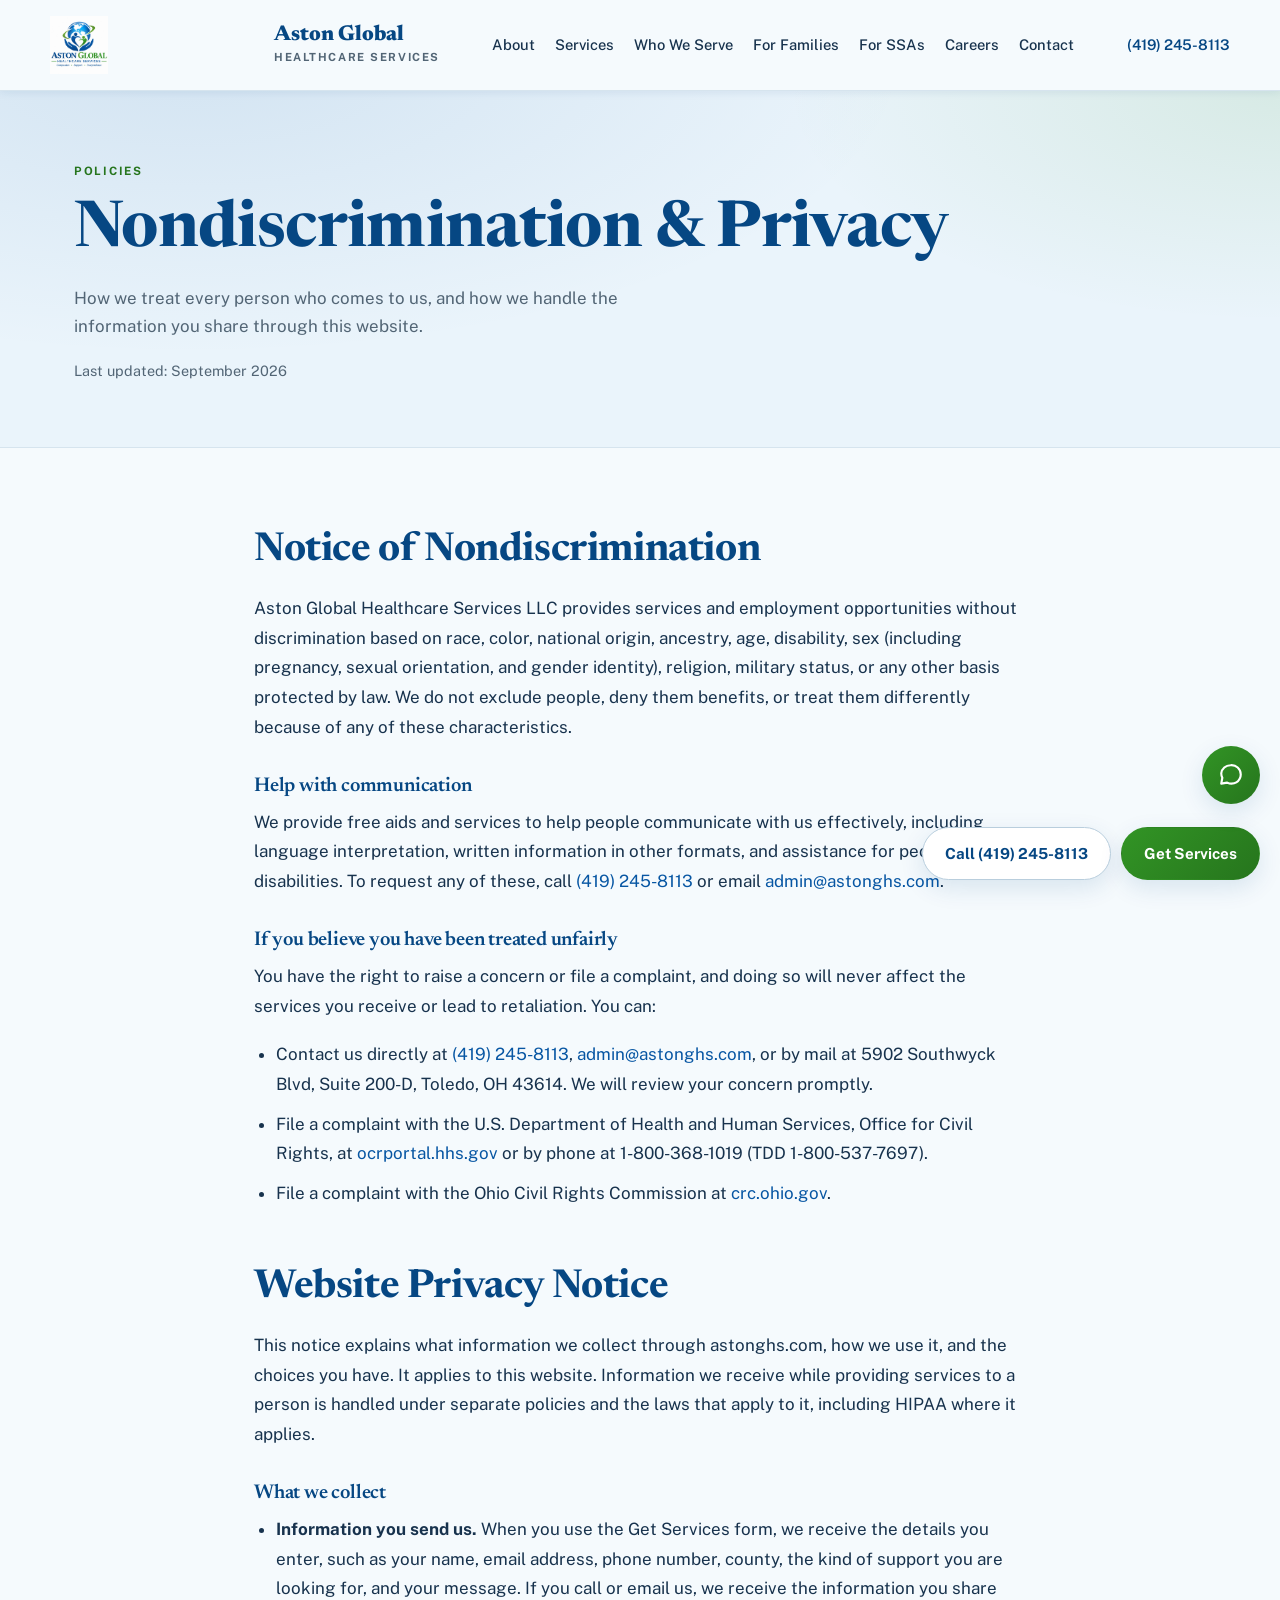
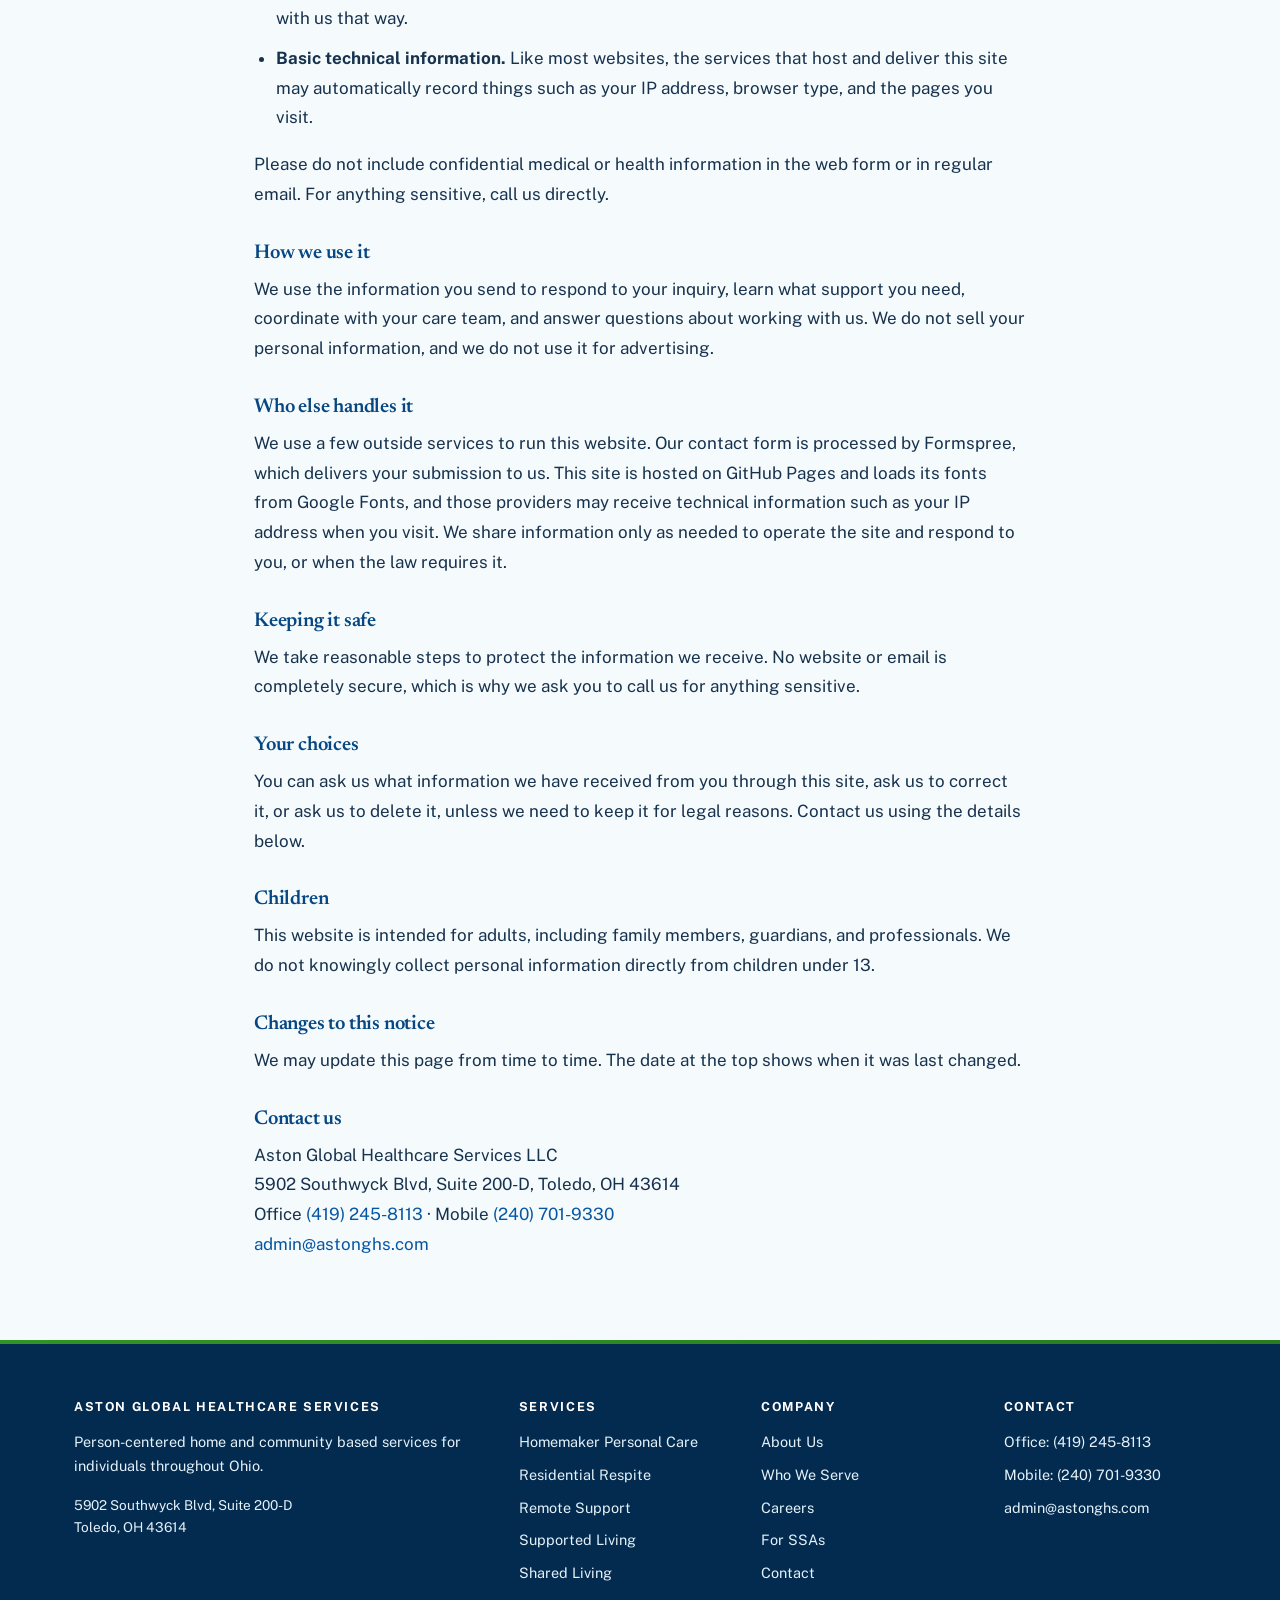
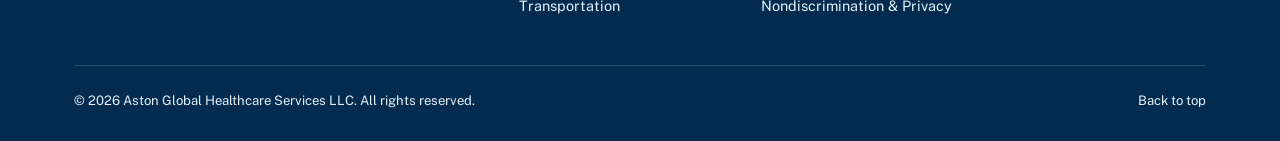
<file: privacy.html>
<!DOCTYPE html>
<html lang="en">
<head>
<meta charset="utf-8">
<meta name="viewport" content="width=device-width, initial-scale=1">
<title>Nondiscrimination &amp; Privacy | Aston Global Healthcare Services</title>
<meta name="description" content="Aston Global Healthcare Services notice of nondiscrimination and website privacy notice.">
<link rel="preconnect" href="https://fonts.googleapis.com">
<link rel="preconnect" href="https://fonts.gstatic.com" crossorigin>
<link href="https://fonts.googleapis.com/css2?family=Newsreader:ital,opsz,wght@0,6..72,400;0,6..72,500;0,6..72,600;1,6..72,400&family=Public+Sans:wght@400;500;600;700&display=swap" rel="stylesheet">
<link rel="stylesheet" href="styles.css">
</head>
<body>

<a class="skip" href="#main">Skip to main content</a>

<header class="site-header">
  <div class="wrap header-inner">
    <a class="brand" href="index.html">
      <img class="brand-logo" src="images/logo.jpg" alt="Aston Global Healthcare Services">
      <span class="brand-text">
        <span class="brand-name">Aston Global</span>
        <span class="brand-sub">Healthcare Services</span>
      </span>
    </a>
    <nav class="nav" id="nav" aria-label="Main">
      <a href="about.html">About</a>
      <a href="services.html">Services</a>
      <a href="who-we-serve.html">Who We Serve</a>
      <a href="families.html">For Families</a>
      <a href="professionals.html">For SSAs</a>
      <a href="careers.html">Careers</a>
      <a href="contact.html">Contact</a>
    </nav>
    <div class="header-actions">
      <a class="header-phone" href="tel:+14192458113">(419) 245-8113</a>
      <button class="menu-toggle" id="menuToggle" aria-expanded="false" aria-controls="nav">Menu</button>
    </div>
  </div>
</header>

<main id="main">

<section class="page-hero">
  <div class="wrap">
    <span class="eyebrow">Policies</span>
    <h1>Nondiscrimination &amp; Privacy</h1>
    <p class="lede">How we treat every person who comes to us, and how we handle the information you share through this website.</p>
    <p class="legal-updated">Last updated: September 2026</p>
  </div>
</section>

<section class="section-paper">
  <div class="wrap legal">

    <h2 id="nondiscrimination">Notice of Nondiscrimination</h2>
    <p>Aston Global Healthcare Services LLC provides services and employment opportunities without discrimination based on race, color, national origin, ancestry, age, disability, sex (including pregnancy, sexual orientation, and gender identity), religion, military status, or any other basis protected by law. We do not exclude people, deny them benefits, or treat them differently because of any of these characteristics.</p>

    <h3>Help with communication</h3>
    <p>We provide free aids and services to help people communicate with us effectively, including language interpretation, written information in other formats, and assistance for people with disabilities. To request any of these, call <a href="tel:+14192458113">(419) 245-8113</a> or email <a href="mailto:admin@astonghs.com">admin@astonghs.com</a>.</p>

    <h3>If you believe you have been treated unfairly</h3>
    <p>You have the right to raise a concern or file a complaint, and doing so will never affect the services you receive or lead to retaliation. You can:</p>
    <ul>
      <li>Contact us directly at <a href="tel:+14192458113">(419) 245-8113</a>, <a href="mailto:admin@astonghs.com">admin@astonghs.com</a>, or by mail at 5902 Southwyck Blvd, Suite 200-D, Toledo, OH 43614. We will review your concern promptly.</li>
      <li>File a complaint with the U.S. Department of Health and Human Services, Office for Civil Rights, at <a href="https://ocrportal.hhs.gov/ocr/portal/lobby.jsf" rel="noopener">ocrportal.hhs.gov</a> or by phone at 1-800-368-1019 (TDD 1-800-537-7697).</li>
      <li>File a complaint with the Ohio Civil Rights Commission at <a href="https://crc.ohio.gov" rel="noopener">crc.ohio.gov</a>.</li>
    </ul>

    <h2 id="privacy" style="margin-top:56px;">Website Privacy Notice</h2>
    <p>This notice explains what information we collect through astonghs.com, how we use it, and the choices you have. It applies to this website. Information we receive while providing services to a person is handled under separate policies and the laws that apply to it, including HIPAA where it applies.</p>

    <h3>What we collect</h3>
    <ul>
      <li><strong>Information you send us.</strong> When you use the Get Services form, we receive the details you enter, such as your name, email address, phone number, county, the kind of support you are looking for, and your message. If you call or email us, we receive the information you share with us that way.</li>
      <li><strong>Basic technical information.</strong> Like most websites, the services that host and deliver this site may automatically record things such as your IP address, browser type, and the pages you visit.</li>
    </ul>
    <p>Please do not include confidential medical or health information in the web form or in regular email. For anything sensitive, call us directly.</p>

    <h3>How we use it</h3>
    <p>We use the information you send to respond to your inquiry, learn what support you need, coordinate with your care team, and answer questions about working with us. We do not sell your personal information, and we do not use it for advertising.</p>

    <h3>Who else handles it</h3>
    <p>We use a few outside services to run this website. Our contact form is processed by Formspree, which delivers your submission to us. This site is hosted on GitHub Pages and loads its fonts from Google Fonts, and those providers may receive technical information such as your IP address when you visit. We share information only as needed to operate the site and respond to you, or when the law requires it.</p>

    <h3>Keeping it safe</h3>
    <p>We take reasonable steps to protect the information we receive. No website or email is completely secure, which is why we ask you to call us for anything sensitive.</p>

    <h3>Your choices</h3>
    <p>You can ask us what information we have received from you through this site, ask us to correct it, or ask us to delete it, unless we need to keep it for legal reasons. Contact us using the details below.</p>

    <h3>Children</h3>
    <p>This website is intended for adults, including family members, guardians, and professionals. We do not knowingly collect personal information directly from children under 13.</p>

    <h3>Changes to this notice</h3>
    <p>We may update this page from time to time. The date at the top shows when it was last changed.</p>

    <h3>Contact us</h3>
    <p>Aston Global Healthcare Services LLC<br>
    5902 Southwyck Blvd, Suite 200-D, Toledo, OH 43614<br>
    Office <a href="tel:+14192458113">(419) 245-8113</a> &middot; Mobile <a href="tel:+12407019330">(240) 701-9330</a><br>
    <a href="mailto:admin@astonghs.com">admin@astonghs.com</a></p>

  </div>
</section>

</main>

<footer class="site-footer">
  <div class="wrap">
    <div class="footer-grid">
      <div>
        <h4>Aston Global Healthcare Services</h4>
        <p style="margin-bottom:16px; color:var(--dark-body);">Person-centered home and community based services for individuals throughout Ohio.</p>
        <p style="font-size:.85rem; color:var(--dark-body);">
          5902 Southwyck Blvd, Suite 200-D<br>
          Toledo, OH 43614
        </p>
      </div>
      <div>
        <h4>Services</h4>
        <ul>
          <li><a href="services.html#hpc">Homemaker Personal Care</a></li>
          <li><a href="services.html#respite">Residential Respite</a></li>
          <li><a href="services.html#remote">Remote Support</a></li>
          <li><a href="services.html#supported-living">Supported Living</a></li>
          <li><a href="services.html#shared-living">Shared Living</a></li>
          <li><a href="services.html#nmt">Transportation</a></li>
        </ul>
      </div>
      <div>
        <h4>Company</h4>
        <ul>
          <li><a href="about.html">About Us</a></li>
          <li><a href="who-we-serve.html">Who We Serve</a></li>
          <li><a href="careers.html">Careers</a></li>
          <li><a href="professionals.html">For SSAs</a></li>
          <li><a href="contact.html">Contact</a></li>
          <li><a href="privacy.html">Nondiscrimination &amp; Privacy</a></li>
        </ul>
      </div>
      <div>
        <h4>Contact</h4>
        <ul>
          <li><a href="tel:+14192458113">Office: (419) 245-8113</a></li>
          <li><a href="tel:+12407019330">Mobile: (240) 701-9330</a></li>
          <li><a href="mailto:admin@astonghs.com">admin@astonghs.com</a></li>
        </ul>
      </div>
    </div>
    <div class="footer-bottom">
      <span>&copy; <span id="year">2025</span> Aston Global Healthcare Services LLC. All rights reserved.</span>
      <span><a href="#main">Back to top</a></span>
    </div>
  </div>
</footer>

<script>
(function(){
  var btn = document.getElementById('menuToggle');
  var nav = document.getElementById('nav');
  if(!btn || !nav) return;
  btn.addEventListener('click', function(){
    var open = nav.classList.toggle('open');
    btn.setAttribute('aria-expanded', open ? 'true' : 'false');
    btn.textContent = open ? 'Close' : 'Menu';
  });
})();
document.getElementById('year').textContent = new Date().getFullYear();
</script>

<div class="sticky-cta" role="complementary" aria-label="Quick contact">
  <a class="btn btn-ghost sticky-call" href="tel:+14192458113">Call (419) 245-8113</a>
  <a class="btn btn-accent sticky-get" href="get-services.html">Get Services</a>
</div>

<div class="ag-chatbot" id="ag-chatbot">
  <button type="button" class="ag-chat-toggle" aria-expanded="false" aria-controls="ag-chat-panel" aria-label="Open Ava, our chat assistant">
    <svg viewBox="0 0 24 24" fill="none" stroke="currentColor" stroke-width="2" stroke-linecap="round" stroke-linejoin="round" aria-hidden="true"><path d="M21 11.5a8.4 8.4 0 0 1-1 4 8.5 8.5 0 0 1-7.5 4.5 8.4 8.4 0 0 1-4-1L3 20l1-5.5a8.4 8.4 0 0 1-1-4A8.5 8.5 0 0 1 11.5 3a8.5 8.5 0 0 1 9.5 8.5z"/></svg>
  </button>
  <div class="ag-chat-panel" id="ag-chat-panel" hidden role="dialog" aria-label="Ava, Aston Global chat assistant">
    <div class="ag-chat-head">
      <span>Ava &middot; Aston Global</span>
      <button type="button" class="ag-chat-close" aria-label="Close chat">&times;</button>
    </div>
    <div class="ag-chat-log" role="log" aria-live="polite"></div>
    <div class="ag-chat-chips"></div>
    <form class="ag-chat-form">
      <input type="text" class="ag-chat-input" placeholder="Type a question…" aria-label="Type a question">
      <button type="submit" class="ag-chat-send" aria-label="Send">
        <svg viewBox="0 0 24 24" fill="none" stroke="currentColor" stroke-width="2" stroke-linecap="round" stroke-linejoin="round" aria-hidden="true"><path d="m3 11 18-8-8 18-2-8-8-2z"/></svg>
      </button>
    </form>
    <p class="ag-chat-note">Automated answers based on common questions. For anything specific, call <a href="tel:+14192458113">(419) 245-8113</a>.</p>
  </div>
</div>
<script>
(function(){
  var KB = [
    { q: "What services do you offer?", k: ["service","services","offer","provide","help with"],
      a: "We offer Homemaker Personal Care, Residential Respite, Remote Support, Supported Living, Shared Living, Participant-Directed HPC, and Non-Medical Transportation. You can see details on our <a href=\"services.html\">Services page</a>." },
    { q: "Who qualifies for services?", k: ["qualify","eligib","eligible","who can","requirements"],
      a: "Eligibility is set by the funding program, not by us. For developmental disabilities, it's usually determined through your county Board of Developmental Disabilities. Older adults are typically assessed through programs like PASSPORT. Not sure where to start? Call us at (419) 245-8113 and we'll point you in the right direction." },
    { q: "What does it cost?", k: ["cost","price","pay","fee","expensive","insurance","waiver"],
      a: "Most of our services are paid for through Ohio programs such as DODD waivers and PASSPORT, not billed directly to families. Whether any cost-share applies depends on your program, and your SSA or case manager can confirm." },
    { q: "How do referrals work?", k: ["referral","refer","how do i start","ssa","get started","sign up"],
      a: "You can reach out yourself through our <a href=\"get-services.html\">Get Services form</a> or by calling us, or your Service & Support Administrator can refer you. We review the request, call to learn what you need, confirm authorization, and coordinate with your team before support begins." },
    { q: "How fast can care start?", k: ["fast","soon","quick","start date","how long","wait"],
      a: "We respond to every request within one business day. When services actually begin depends on your authorization and matching you with the right staff. Call (419) 245-8113 and we'll tell you where things stand." },
    { q: "What areas do you serve?", k: ["area","location","where","county","counties","toledo","ohio"],
      a: "We're based in Toledo and serve individuals and families throughout Ohio. Call us at (419) 245-8113 to confirm coverage in your county." },
    { q: "Can I choose my own provider?", k: ["choose","switch provider","change provider","pick"],
      a: "Yes. You have the right to choose the provider that's the best fit for you or your family member. We're glad to talk through how we work so you can decide." },
    { q: "How do I contact you?", k: ["contact","phone","call","email","reach you","number"],
      a: "Call our office at (419) 245-8113 or our mobile line at (240) 701-9330, or email admin@astonghs.com. You can also use our <a href=\"contact.html\">Contact page</a>." },
    { q: "Are you hiring?", k: ["job","career","hire","hiring","work for","employment","apply"],
      a: "Yes, we're often looking for compassionate Direct Support Professionals. Visit our <a href=\"careers.html\">Careers page</a> for openings and how to apply." },
    { q: "I'm an SSA making a referral", k: ["ssa referral","referral form","refer someone","professional"],
      a: "You can find our referral process and a downloadable referral form on our <a href=\"professionals.html\">For SSAs page</a>." }
  ];
  var FALLBACK = "I'm not able to answer that one. The fastest way to get a real answer is to call us at <a href=\"tel:+14192458113\">(419) 245-8113</a> or use our <a href=\"get-services.html\">Get Services form</a>.";
  var GREETING = "Hi, I'm Ava, the Aston Global assistant. I can answer quick questions about our services, eligibility, cost, referrals, and more. Tap a question below or type your own.";

  function score(text, item){
    text = text.toLowerCase();
    var s = 0;
    item.k.forEach(function(k){ if(text.indexOf(k) !== -1) s += k.length; });
    return s;
  }
  function bestAnswer(text){
    var best = null, bestScore = 0;
    KB.forEach(function(item){
      var s = score(text, item);
      if(s > bestScore){ bestScore = s; best = item; }
    });
    return bestScore > 0 ? best.a : FALLBACK;
  }

  var root = document.getElementById('ag-chatbot');
  if(!root) return;
  var toggle = root.querySelector('.ag-chat-toggle');
  var panel = root.querySelector('.ag-chat-panel');
  var closeBtn = root.querySelector('.ag-chat-close');
  var log = root.querySelector('.ag-chat-log');
  var form = root.querySelector('.ag-chat-form');
  var input = root.querySelector('.ag-chat-input');
  var chipsWrap = root.querySelector('.ag-chat-chips');
  var opened = false;

  function addMsg(html, who){
    var div = document.createElement('div');
    div.className = 'ag-msg ag-msg-' + who;
    div.innerHTML = html;
    log.appendChild(div);
    log.scrollTop = log.scrollHeight;
  }

  function buildChips(){
    chipsWrap.innerHTML = '';
    KB.slice(0, 6).forEach(function(item){
      var b = document.createElement('button');
      b.type = 'button';
      b.className = 'ag-chip';
      b.textContent = item.q;
      b.addEventListener('click', function(){
        addMsg(item.q, 'user');
        setTimeout(function(){ addMsg(item.a, 'bot'); }, 300);
      });
      chipsWrap.appendChild(b);
    });
  }

  function openChat(){
    panel.hidden = false;
    toggle.setAttribute('aria-expanded', 'true');
    if(!opened){
      opened = true;
      addMsg(GREETING, 'bot');
      buildChips();
    }
    input.focus();
  }
  function closeChat(){
    panel.hidden = true;
    toggle.setAttribute('aria-expanded', 'false');
    toggle.focus();
  }

  toggle.addEventListener('click', function(){
    if(panel.hidden) openChat(); else closeChat();
  });
  closeBtn.addEventListener('click', closeChat);
  document.addEventListener('keydown', function(e){
    if(e.key === 'Escape' && !panel.hidden) closeChat();
  });
  document.addEventListener('click', function(e){
    if(panel.hidden) return;
    if(panel.contains(e.target) || toggle.contains(e.target)) return;
    closeChat();
  });
  document.addEventListener('touchstart', function(e){
    if(panel.hidden) return;
    if(panel.contains(e.target) || toggle.contains(e.target)) return;
    closeChat();
  }, {passive:true});

  form.addEventListener('submit', function(e){
    e.preventDefault();
    var text = input.value.trim();
    if(!text) return;
    addMsg(text.replace(/</g,'&lt;'), 'user');
    input.value = '';
    setTimeout(function(){ addMsg(bestAnswer(text), 'bot'); }, 300);
  });
})();
</script>

</body>
</html>
</file>
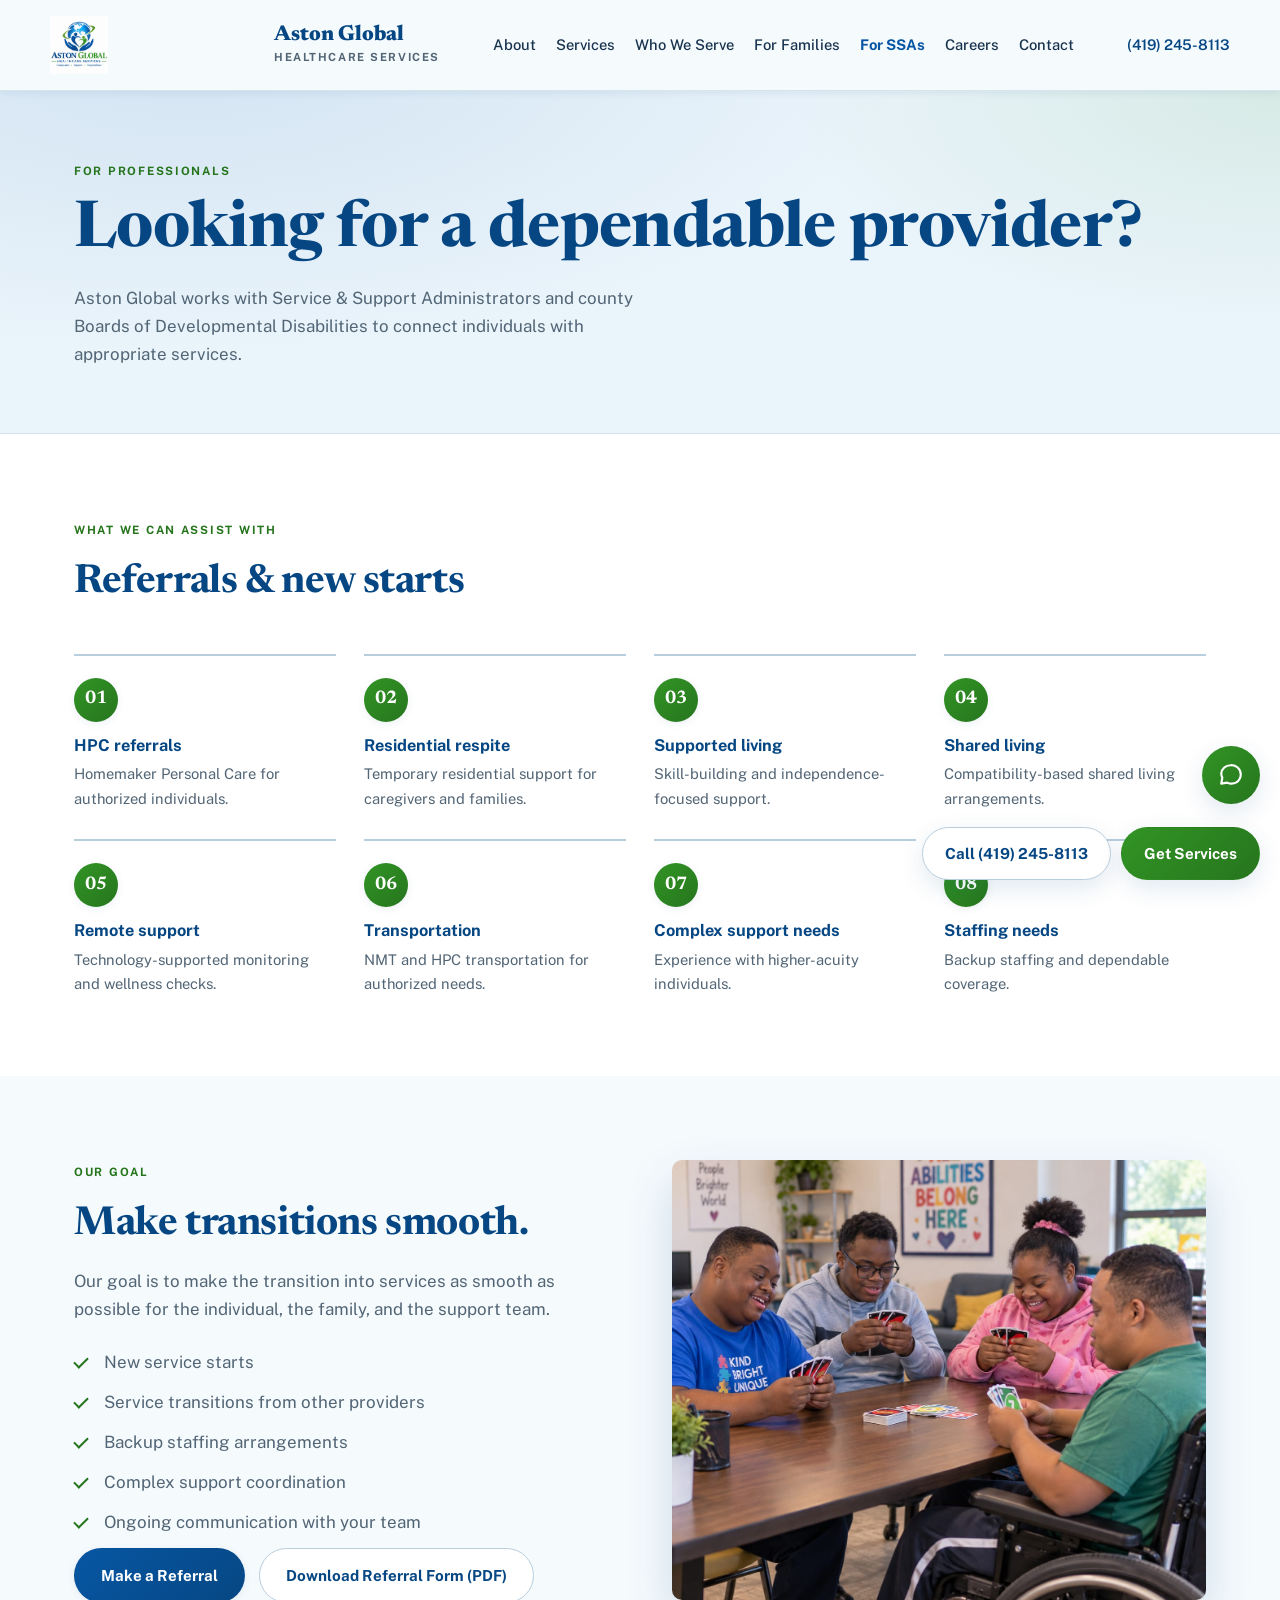
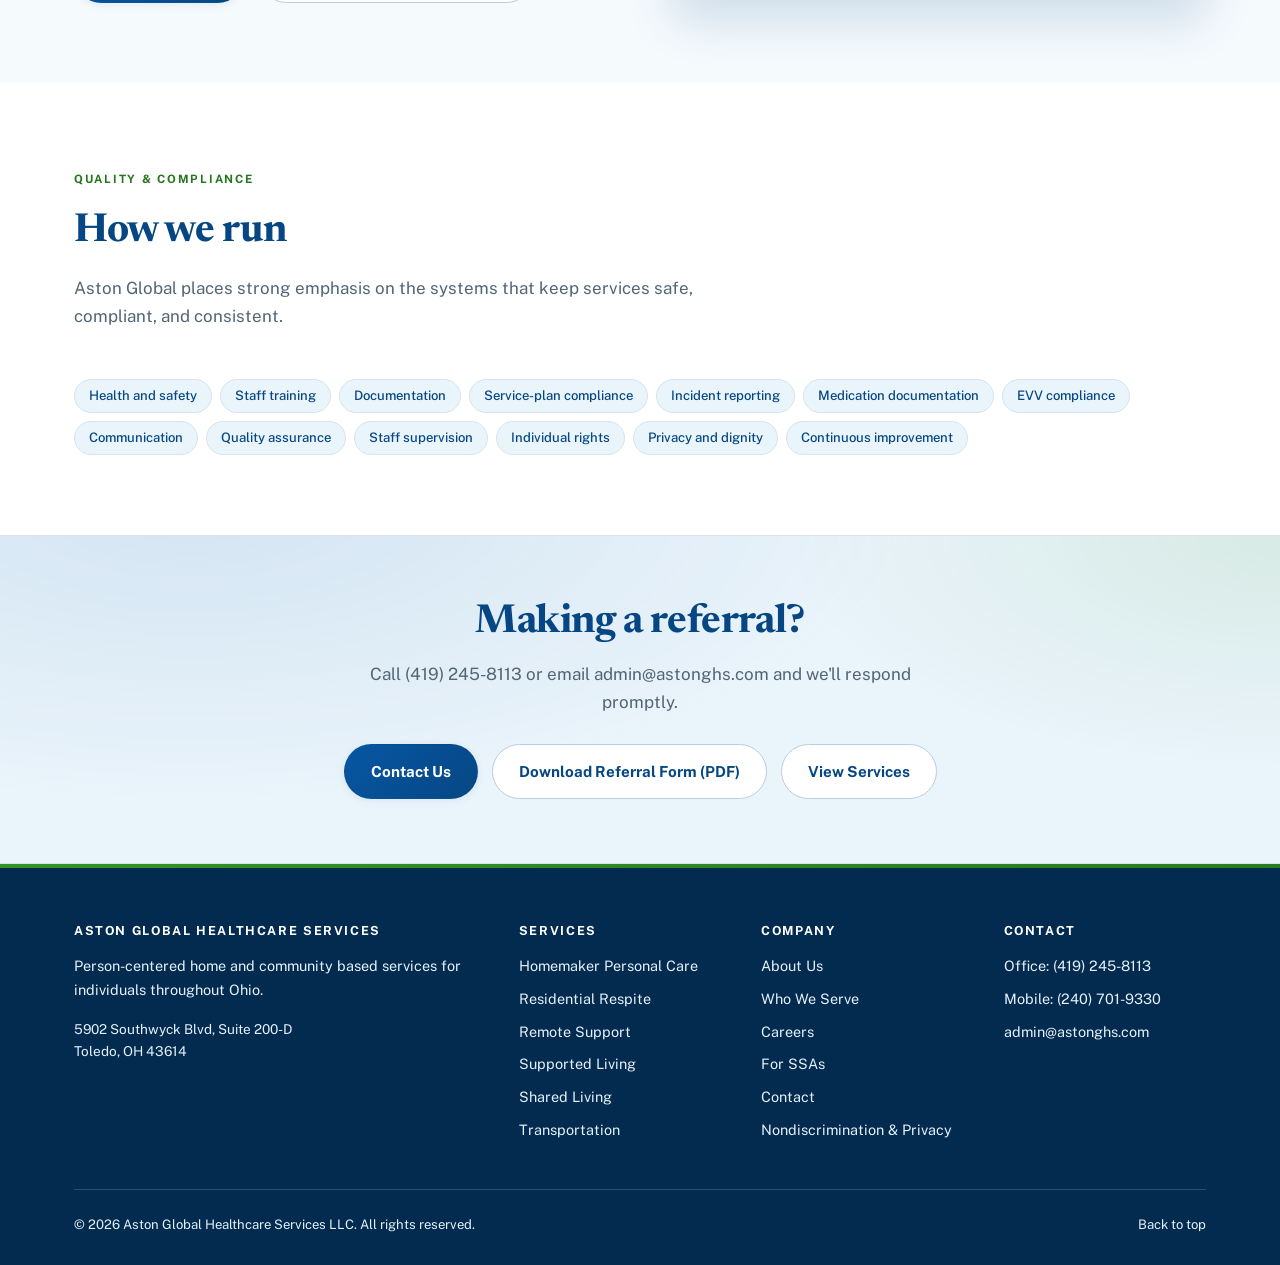
<file: professionals.html>
<!DOCTYPE html>
<html lang="en">
<head>
<meta charset="utf-8">
<meta name="viewport" content="width=device-width, initial-scale=1">
<title>For SSAs &amp; Referral Professionals | Aston Global Healthcare Services</title>
<meta name="description" content="Aston Global works with Service &amp; Support Administrators and county Boards of Developmental Disabilities to connect individuals with appropriate services in Ohio.">
<link rel="preconnect" href="https://fonts.googleapis.com">
<link rel="preconnect" href="https://fonts.gstatic.com" crossorigin>
<link href="https://fonts.googleapis.com/css2?family=Newsreader:ital,opsz,wght@0,6..72,400;0,6..72,500;0,6..72,600;1,6..72,400&family=Public+Sans:wght@400;500;600;700&display=swap" rel="stylesheet">
<link rel="stylesheet" href="styles.css">
</head>
<body>

<a class="skip" href="#main">Skip to main content</a>

<header class="site-header">
  <div class="wrap header-inner">
    <a class="brand" href="index.html">
      <img class="brand-logo" src="images/logo.jpg" alt="Aston Global Healthcare Services">
      <span class="brand-text">
        <span class="brand-name">Aston Global</span>
        <span class="brand-sub">Healthcare Services</span>
      </span>
    </a>
    <nav class="nav" id="nav" aria-label="Main">
      <a href="about.html">About</a>
      <a href="services.html">Services</a>
      <a href="who-we-serve.html">Who We Serve</a>
      <a href="families.html">For Families</a>
      <a href="professionals.html" class="active">For SSAs</a>
      <a href="careers.html">Careers</a>
      <a href="contact.html">Contact</a>
    </nav>
    <div class="header-actions">
      <a class="header-phone" href="tel:+14192458113">(419) 245-8113</a>
      <button class="menu-toggle" id="menuToggle" aria-expanded="false" aria-controls="nav">Menu</button>
    </div>
  </div>
</header>

<main id="main">

<section class="page-hero">
  <div class="wrap">
    <span class="eyebrow">For Professionals</span>
    <h1>Looking for a dependable provider?</h1>
    <p class="lede">
      Aston Global works with Service &amp; Support Administrators and county
      Boards of Developmental Disabilities to connect individuals with
      appropriate services.
    </p>
  </div>
</section>

<section class="section-alt">
  <div class="wrap">
    <div class="section-head">
      <span class="eyebrow">What we can assist with</span>
      <h2>Referrals &amp; new starts</h2>
    </div>

    <ul class="steps">
      <li><h4>HPC referrals</h4><p>Homemaker Personal Care for authorized individuals.</p></li>
      <li><h4>Residential respite</h4><p>Temporary residential support for caregivers and families.</p></li>
      <li><h4>Supported living</h4><p>Skill-building and independence-focused support.</p></li>
      <li><h4>Shared living</h4><p>Compatibility-based shared living arrangements.</p></li>
      <li><h4>Remote support</h4><p>Technology-supported monitoring and wellness checks.</p></li>
      <li><h4>Transportation</h4><p>NMT and HPC transportation for authorized needs.</p></li>
      <li><h4>Complex support needs</h4><p>Experience with higher-acuity individuals.</p></li>
      <li><h4>Staffing needs</h4><p>Backup staffing and dependable coverage.</p></li>
    </ul>
  </div>
</section>

<section class="section-paper">
  <div class="wrap split reverse">
    <div class="split-media">
      <img src="images/cards.jpg" alt="Four people around a wooden table playing a card game and laughing together.">
    </div>
    <div>
      <span class="eyebrow">Our Goal</span>
      <h2>Make transitions smooth.</h2>
      <p class="lede">
        Our goal is to make the transition into services as smooth as possible
        for the individual, the family, and the support team.
      </p>
      <ul class="checklist">
        <li>New service starts</li>
        <li>Service transitions from other providers</li>
        <li>Backup staffing arrangements</li>
        <li>Complex support coordination</li>
        <li>Ongoing communication with your team</li>
      </ul>
      <div class="btns">
        <a class="btn btn-primary" href="contact.html">Make a Referral</a>
        <a class="btn btn-ghost" href="Aston-Global-Referral-Form.pdf" download>Download Referral Form (PDF)</a>
      </div>
    </div>
  </div>
</section>

<section class="section-alt">
  <div class="wrap">
    <div class="section-head">
      <span class="eyebrow">Quality &amp; Compliance</span>
      <h2>How we run</h2>
      <p class="lede">
        Aston Global places strong emphasis on the systems that keep services
        safe, compliant, and consistent.
      </p>
    </div>

    <ul class="tag-list">
      <li>Health and safety</li>
      <li>Staff training</li>
      <li>Documentation</li>
      <li>Service-plan compliance</li>
      <li>Incident reporting</li>
      <li>Medication documentation</li>
      <li>EVV compliance</li>
      <li>Communication</li>
      <li>Quality assurance</li>
      <li>Staff supervision</li>
      <li>Individual rights</li>
      <li>Privacy and dignity</li>
      <li>Continuous improvement</li>
    </ul>
  </div>
</section>

<section class="cta-strip">
  <div class="wrap">
    <h2>Making a referral?</h2>
    <p>Call (419) 245-8113 or email admin@astonghs.com and we'll respond promptly.</p>
    <div class="btns">
      <a class="btn btn-primary" href="contact.html">Contact Us</a>
      <a class="btn btn-ghost" href="Aston-Global-Referral-Form.pdf" download>Download Referral Form (PDF)</a>
      <a class="btn btn-ghost" href="services.html">View Services</a>
    </div>
  </div>
</section>

</main>

<footer class="site-footer">
  <div class="wrap">
    <div class="footer-grid">
      <div>
        <h4>Aston Global Healthcare Services</h4>
        <p style="margin-bottom:16px; color:var(--dark-body);">Person-centered home and community based services for individuals throughout Ohio.</p>
        <p style="font-size:.85rem; color:var(--dark-body);">
          5902 Southwyck Blvd, Suite 200-D<br>
          Toledo, OH 43614
        </p>
      </div>
      <div>
        <h4>Services</h4>
        <ul>
          <li><a href="services.html#hpc">Homemaker Personal Care</a></li>
          <li><a href="services.html#respite">Residential Respite</a></li>
          <li><a href="services.html#remote">Remote Support</a></li>
          <li><a href="services.html#supported-living">Supported Living</a></li>
          <li><a href="services.html#shared-living">Shared Living</a></li>
          <li><a href="services.html#nmt">Transportation</a></li>
        </ul>
      </div>
      <div>
        <h4>Company</h4>
        <ul>
          <li><a href="about.html">About Us</a></li>
          <li><a href="who-we-serve.html">Who We Serve</a></li>
          <li><a href="careers.html">Careers</a></li>
          <li><a href="professionals.html">For SSAs</a></li>
          <li><a href="contact.html">Contact</a></li>
          <li><a href="privacy.html">Nondiscrimination &amp; Privacy</a></li>
        </ul>
      </div>
      <div>
        <h4>Contact</h4>
        <ul>
          <li><a href="tel:+14192458113">Office: (419) 245-8113</a></li>
          <li><a href="tel:+12407019330">Mobile: (240) 701-9330</a></li>
          <li><a href="mailto:admin@astonghs.com">admin@astonghs.com</a></li>
        </ul>
      </div>
    </div>
    <div class="footer-bottom">
      <span>&copy; <span id="year">2025</span> Aston Global Healthcare Services LLC. All rights reserved.</span>
      <span><a href="#main">Back to top</a></span>
    </div>
  </div>
</footer>

<script>
(function(){
  var btn = document.getElementById('menuToggle');
  var nav = document.getElementById('nav');
  if(!btn || !nav) return;
  btn.addEventListener('click', function(){
    var open = nav.classList.toggle('open');
    btn.setAttribute('aria-expanded', open ? 'true' : 'false');
    btn.textContent = open ? 'Close' : 'Menu';
  });
})();
document.getElementById('year').textContent = new Date().getFullYear();
</script>

<div class="sticky-cta" role="complementary" aria-label="Quick contact">
  <a class="btn btn-ghost sticky-call" href="tel:+14192458113">Call (419) 245-8113</a>
  <a class="btn btn-accent sticky-get" href="get-services.html">Get Services</a>
</div>

<div class="ag-chatbot" id="ag-chatbot">
  <button type="button" class="ag-chat-toggle" aria-expanded="false" aria-controls="ag-chat-panel" aria-label="Open Ava, our chat assistant">
    <svg viewBox="0 0 24 24" fill="none" stroke="currentColor" stroke-width="2" stroke-linecap="round" stroke-linejoin="round" aria-hidden="true"><path d="M21 11.5a8.4 8.4 0 0 1-1 4 8.5 8.5 0 0 1-7.5 4.5 8.4 8.4 0 0 1-4-1L3 20l1-5.5a8.4 8.4 0 0 1-1-4A8.5 8.5 0 0 1 11.5 3a8.5 8.5 0 0 1 9.5 8.5z"/></svg>
  </button>
  <div class="ag-chat-panel" id="ag-chat-panel" hidden role="dialog" aria-label="Ava, Aston Global chat assistant">
    <div class="ag-chat-head">
      <span>Ava &middot; Aston Global</span>
      <button type="button" class="ag-chat-close" aria-label="Close chat">&times;</button>
    </div>
    <div class="ag-chat-log" role="log" aria-live="polite"></div>
    <div class="ag-chat-chips"></div>
    <form class="ag-chat-form">
      <input type="text" class="ag-chat-input" placeholder="Type a question…" aria-label="Type a question">
      <button type="submit" class="ag-chat-send" aria-label="Send">
        <svg viewBox="0 0 24 24" fill="none" stroke="currentColor" stroke-width="2" stroke-linecap="round" stroke-linejoin="round" aria-hidden="true"><path d="m3 11 18-8-8 18-2-8-8-2z"/></svg>
      </button>
    </form>
    <p class="ag-chat-note">Automated answers based on common questions. For anything specific, call <a href="tel:+14192458113">(419) 245-8113</a>.</p>
  </div>
</div>
<script>
(function(){
  var KB = [
    { q: "What services do you offer?", k: ["service","services","offer","provide","help with"],
      a: "We offer Homemaker Personal Care, Residential Respite, Remote Support, Supported Living, Shared Living, Participant-Directed HPC, and Non-Medical Transportation. You can see details on our <a href=\"services.html\">Services page</a>." },
    { q: "Who qualifies for services?", k: ["qualify","eligib","eligible","who can","requirements"],
      a: "Eligibility is set by the funding program, not by us. For developmental disabilities, it's usually determined through your county Board of Developmental Disabilities. Older adults are typically assessed through programs like PASSPORT. Not sure where to start? Call us at (419) 245-8113 and we'll point you in the right direction." },
    { q: "What does it cost?", k: ["cost","price","pay","fee","expensive","insurance","waiver"],
      a: "Most of our services are paid for through Ohio programs such as DODD waivers and PASSPORT, not billed directly to families. Whether any cost-share applies depends on your program, and your SSA or case manager can confirm." },
    { q: "How do referrals work?", k: ["referral","refer","how do i start","ssa","get started","sign up"],
      a: "You can reach out yourself through our <a href=\"get-services.html\">Get Services form</a> or by calling us, or your Service & Support Administrator can refer you. We review the request, call to learn what you need, confirm authorization, and coordinate with your team before support begins." },
    { q: "How fast can care start?", k: ["fast","soon","quick","start date","how long","wait"],
      a: "We respond to every request within one business day. When services actually begin depends on your authorization and matching you with the right staff. Call (419) 245-8113 and we'll tell you where things stand." },
    { q: "What areas do you serve?", k: ["area","location","where","county","counties","toledo","ohio"],
      a: "We're based in Toledo and serve individuals and families throughout Ohio. Call us at (419) 245-8113 to confirm coverage in your county." },
    { q: "Can I choose my own provider?", k: ["choose","switch provider","change provider","pick"],
      a: "Yes. You have the right to choose the provider that's the best fit for you or your family member. We're glad to talk through how we work so you can decide." },
    { q: "How do I contact you?", k: ["contact","phone","call","email","reach you","number"],
      a: "Call our office at (419) 245-8113 or our mobile line at (240) 701-9330, or email admin@astonghs.com. You can also use our <a href=\"contact.html\">Contact page</a>." },
    { q: "Are you hiring?", k: ["job","career","hire","hiring","work for","employment","apply"],
      a: "Yes, we're often looking for compassionate Direct Support Professionals. Visit our <a href=\"careers.html\">Careers page</a> for openings and how to apply." },
    { q: "I'm an SSA making a referral", k: ["ssa referral","referral form","refer someone","professional"],
      a: "You can find our referral process and a downloadable referral form on our <a href=\"professionals.html\">For SSAs page</a>." }
  ];
  var FALLBACK = "I'm not able to answer that one. The fastest way to get a real answer is to call us at <a href=\"tel:+14192458113\">(419) 245-8113</a> or use our <a href=\"get-services.html\">Get Services form</a>.";
  var GREETING = "Hi, I'm Ava, the Aston Global assistant. I can answer quick questions about our services, eligibility, cost, referrals, and more. Tap a question below or type your own.";

  function score(text, item){
    text = text.toLowerCase();
    var s = 0;
    item.k.forEach(function(k){ if(text.indexOf(k) !== -1) s += k.length; });
    return s;
  }
  function bestAnswer(text){
    var best = null, bestScore = 0;
    KB.forEach(function(item){
      var s = score(text, item);
      if(s > bestScore){ bestScore = s; best = item; }
    });
    return bestScore > 0 ? best.a : FALLBACK;
  }

  var root = document.getElementById('ag-chatbot');
  if(!root) return;
  var toggle = root.querySelector('.ag-chat-toggle');
  var panel = root.querySelector('.ag-chat-panel');
  var closeBtn = root.querySelector('.ag-chat-close');
  var log = root.querySelector('.ag-chat-log');
  var form = root.querySelector('.ag-chat-form');
  var input = root.querySelector('.ag-chat-input');
  var chipsWrap = root.querySelector('.ag-chat-chips');
  var opened = false;

  function addMsg(html, who){
    var div = document.createElement('div');
    div.className = 'ag-msg ag-msg-' + who;
    div.innerHTML = html;
    log.appendChild(div);
    log.scrollTop = log.scrollHeight;
  }

  function buildChips(){
    chipsWrap.innerHTML = '';
    KB.slice(0, 6).forEach(function(item){
      var b = document.createElement('button');
      b.type = 'button';
      b.className = 'ag-chip';
      b.textContent = item.q;
      b.addEventListener('click', function(){
        addMsg(item.q, 'user');
        setTimeout(function(){ addMsg(item.a, 'bot'); }, 300);
      });
      chipsWrap.appendChild(b);
    });
  }

  function openChat(){
    panel.hidden = false;
    toggle.setAttribute('aria-expanded', 'true');
    if(!opened){
      opened = true;
      addMsg(GREETING, 'bot');
      buildChips();
    }
    input.focus();
  }
  function closeChat(){
    panel.hidden = true;
    toggle.setAttribute('aria-expanded', 'false');
    toggle.focus();
  }

  toggle.addEventListener('click', function(){
    if(panel.hidden) openChat(); else closeChat();
  });
  closeBtn.addEventListener('click', closeChat);
  document.addEventListener('keydown', function(e){
    if(e.key === 'Escape' && !panel.hidden) closeChat();
  });
  document.addEventListener('click', function(e){
    if(panel.hidden) return;
    if(panel.contains(e.target) || toggle.contains(e.target)) return;
    closeChat();
  });
  document.addEventListener('touchstart', function(e){
    if(panel.hidden) return;
    if(panel.contains(e.target) || toggle.contains(e.target)) return;
    closeChat();
  }, {passive:true});

  form.addEventListener('submit', function(e){
    e.preventDefault();
    var text = input.value.trim();
    if(!text) return;
    addMsg(text.replace(/</g,'&lt;'), 'user');
    input.value = '';
    setTimeout(function(){ addMsg(bestAnswer(text), 'bot'); }, 300);
  });
})();
</script>

</body>
</html>
</file>
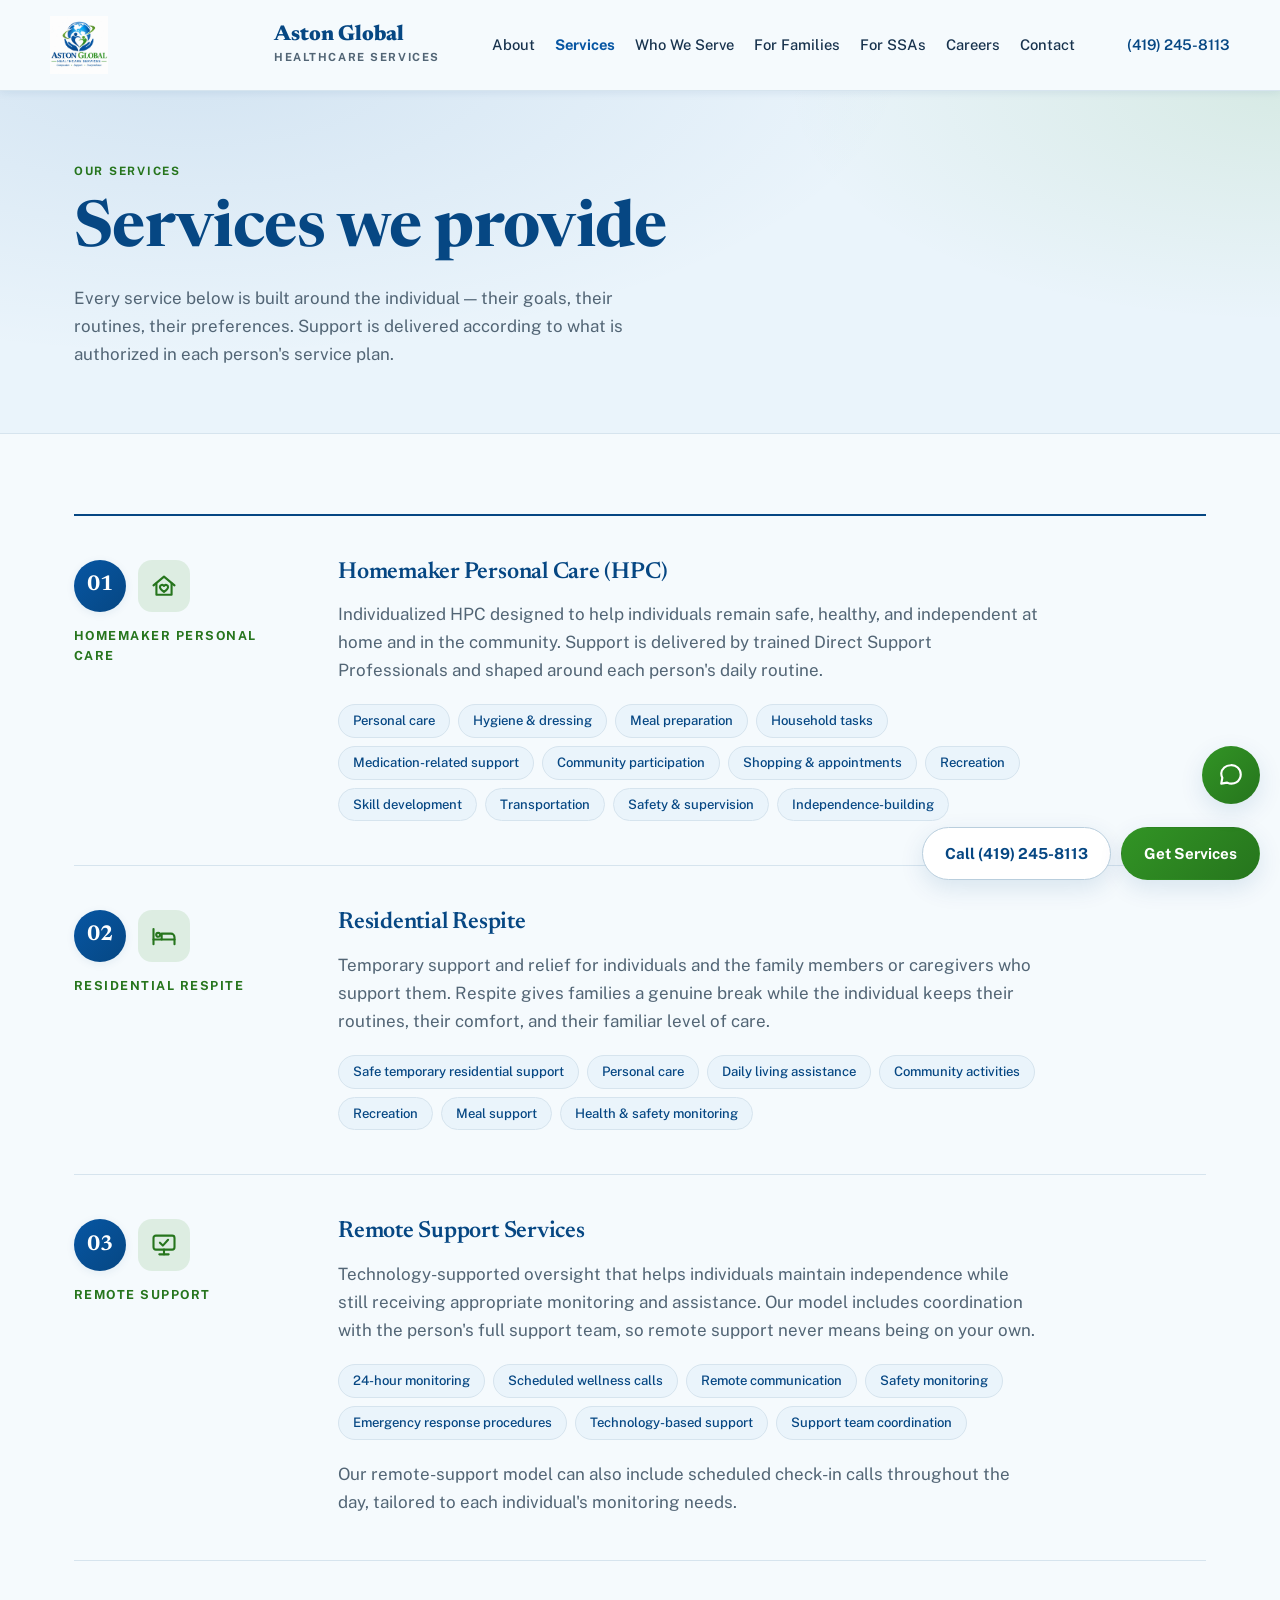
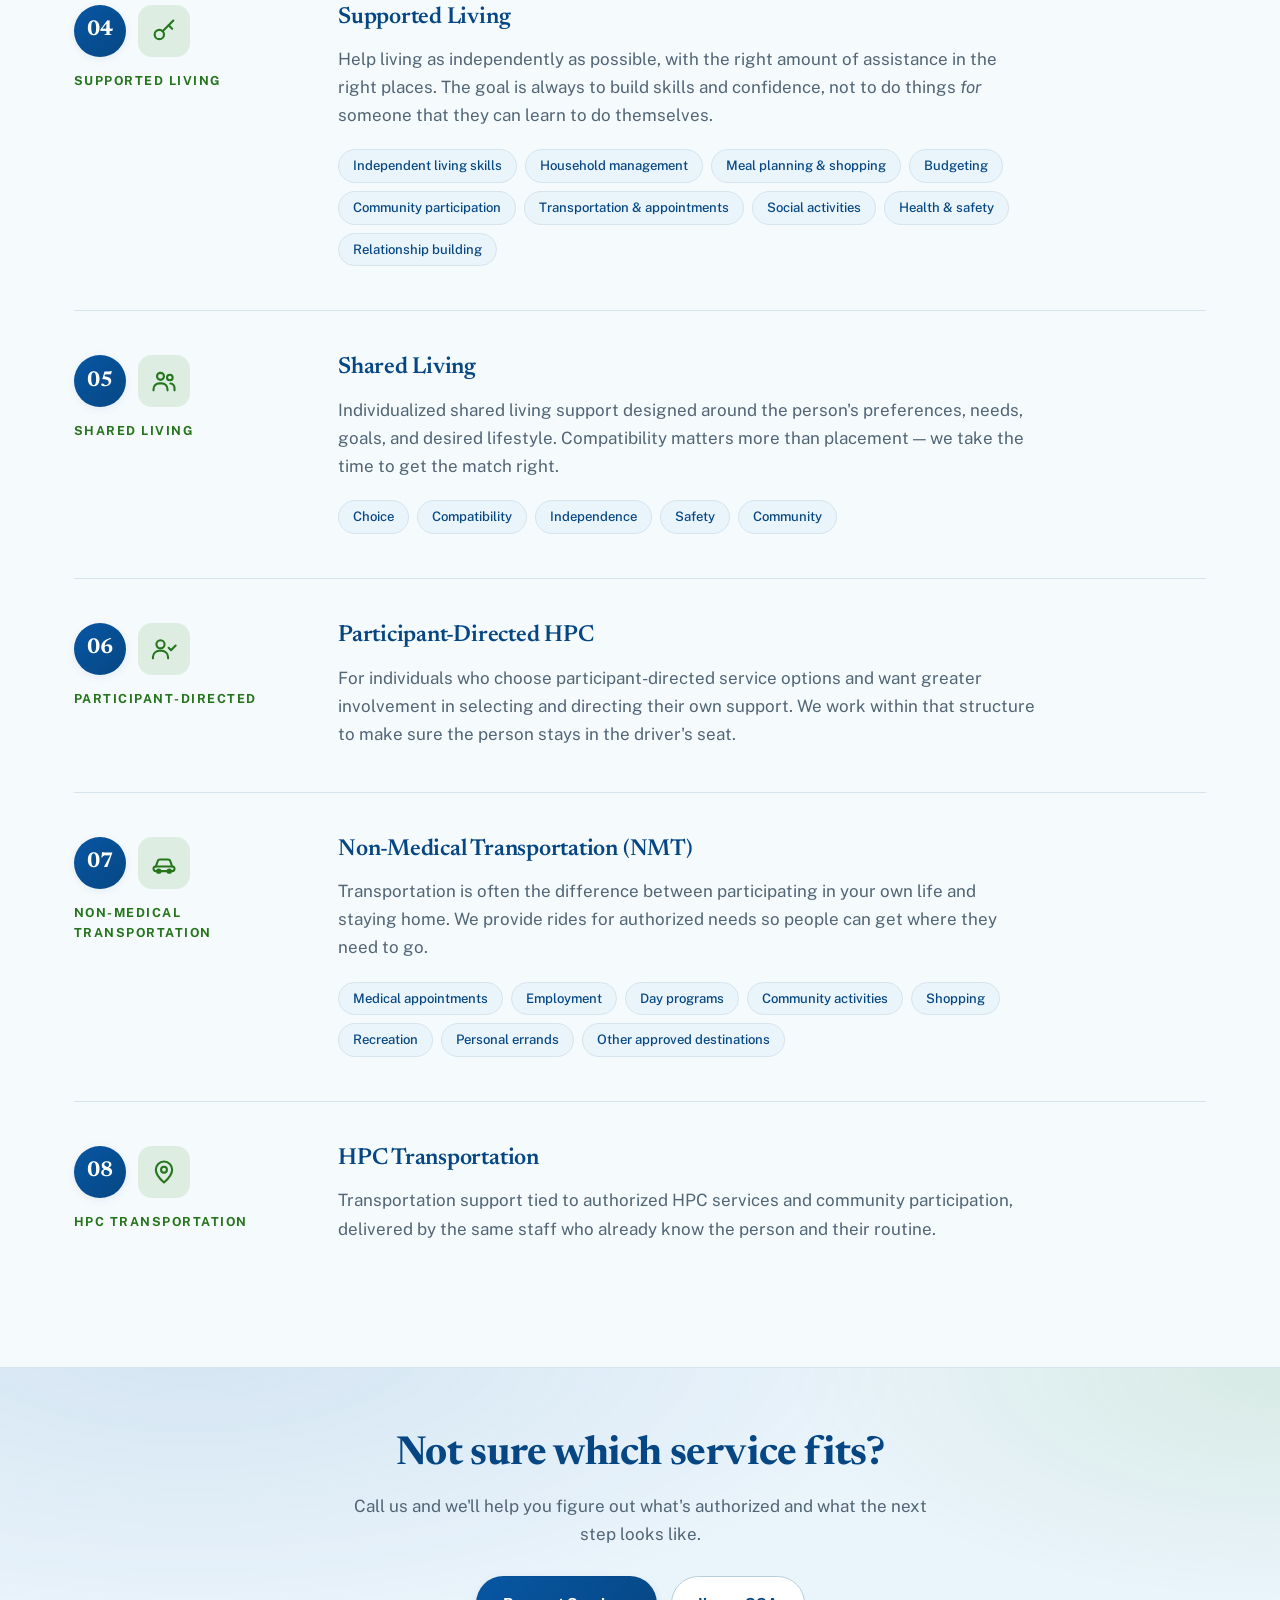
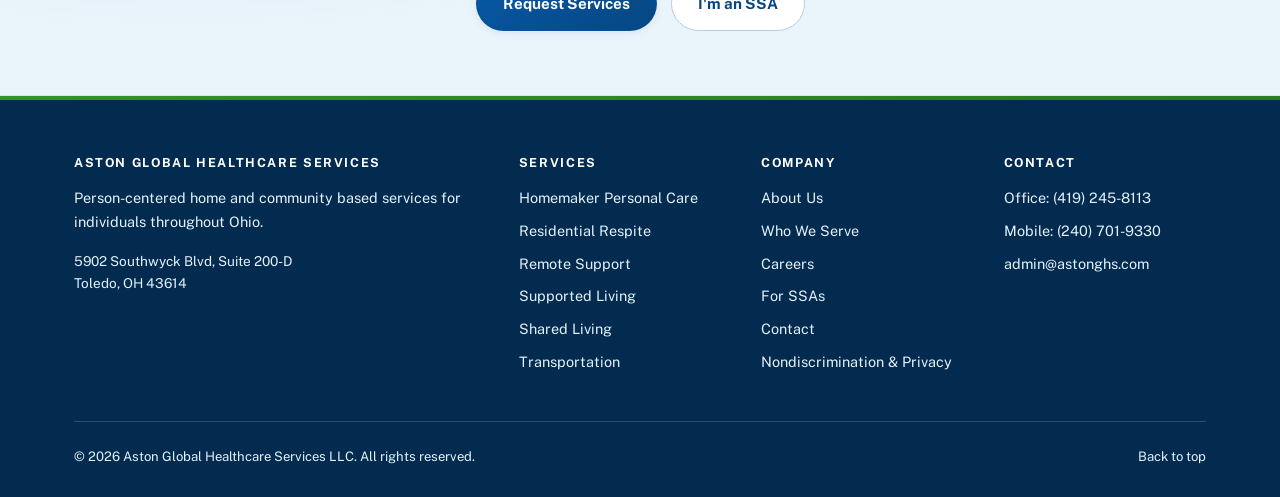
<file: services.html>
<!DOCTYPE html>
<html lang="en">
<head>
<meta charset="utf-8">
<meta name="viewport" content="width=device-width, initial-scale=1">
<title>Our Services | Aston Global Healthcare Services</title>
<meta name="description" content="Homemaker Personal Care, Residential Respite, Remote Support, Supported Living, Shared Living, Participant-Directed HPC, and Non-Medical Transportation in Ohio.">
<link rel="preconnect" href="https://fonts.googleapis.com">
<link rel="preconnect" href="https://fonts.gstatic.com" crossorigin>
<link href="https://fonts.googleapis.com/css2?family=Newsreader:ital,opsz,wght@0,6..72,400;0,6..72,500;0,6..72,600;1,6..72,400&family=Public+Sans:wght@400;500;600;700&display=swap" rel="stylesheet">
<link rel="stylesheet" href="styles.css">
</head>
<body>

<a class="skip" href="#main">Skip to main content</a>

<header class="site-header">
  <div class="wrap header-inner">
    <a class="brand" href="index.html">
      <img class="brand-logo" src="images/logo.jpg" alt="Aston Global Healthcare Services">
      <span class="brand-text">
        <span class="brand-name">Aston Global</span>
        <span class="brand-sub">Healthcare Services</span>
      </span>
    </a>
    <nav class="nav" id="nav" aria-label="Main">
      <a href="about.html">About</a>
      <a href="services.html" class="active">Services</a>
      <a href="who-we-serve.html">Who We Serve</a>
      <a href="families.html">For Families</a>
      <a href="professionals.html">For SSAs</a>
      <a href="careers.html">Careers</a>
      <a href="contact.html">Contact</a>
    </nav>
    <div class="header-actions">
      <a class="header-phone" href="tel:+14192458113">(419) 245-8113</a>
      <button class="menu-toggle" id="menuToggle" aria-expanded="false" aria-controls="nav">Menu</button>
    </div>
  </div>
</header>

<main id="main">

<section class="page-hero">
  <div class="wrap">
    <span class="eyebrow">Our Services</span>
    <h1>Services we provide</h1>
    <p class="lede">
      Every service below is built around the individual — their goals, their
      routines, their preferences. Support is delivered according to what is
      authorized in each person's service plan.
    </p>
  </div>
</section>

<section class="section-paper">
  <div class="wrap">

    <article class="service" id="hpc">
      <div class="service-meta">
        <div class="service-top"><div class="service-num">01</div><div class="service-icon"><svg viewBox="0 0 24 24" fill="none" stroke="currentColor" stroke-width="1.8" stroke-linecap="round" stroke-linejoin="round" aria-hidden="true" focusable="false"><path d="M3 11.5 12 4l9 7.5"/><path d="M5.5 10v9.5h13V10"/><path d="M12 17c-2.5-1.7-3.5-2.8-3.5-4.1a1.9 1.9 0 0 1 3.5-1 1.9 1.9 0 0 1 3.5 1c0 1.3-1 2.4-3.5 4.1z"/></svg></div></div>
        <div class="service-name">Homemaker Personal Care</div>
      </div>
      <div class="service-body">
        <h3>Homemaker Personal Care (HPC)</h3>
        <p>Individualized HPC designed to help individuals remain safe, healthy, and independent at home and in the community. Support is delivered by trained Direct Support Professionals and shaped around each person's daily routine.</p>
        <ul class="tag-list">
          <li>Personal care</li><li>Hygiene &amp; dressing</li>
          <li>Meal preparation</li><li>Household tasks</li>
          <li>Medication-related support</li><li>Community participation</li>
          <li>Shopping &amp; appointments</li><li>Recreation</li>
          <li>Skill development</li><li>Transportation</li>
          <li>Safety &amp; supervision</li><li>Independence-building</li>
        </ul>
      </div>
    </article>

    <article class="service" id="respite">
      <div class="service-meta">
        <div class="service-top"><div class="service-num">02</div><div class="service-icon"><svg viewBox="0 0 24 24" fill="none" stroke="currentColor" stroke-width="1.8" stroke-linecap="round" stroke-linejoin="round" aria-hidden="true" focusable="false"><path d="M3 19V6"/><path d="M3 15h18"/><path d="M21 19v-6a3 3 0 0 0-3-3h-8v5"/><circle cx="7" cy="11" r="1.7"/></svg></div></div>
        <div class="service-name">Residential Respite</div>
      </div>
      <div class="service-body">
        <h3>Residential Respite</h3>
        <p>Temporary support and relief for individuals and the family members or caregivers who support them. Respite gives families a genuine break while the individual keeps their routines, their comfort, and their familiar level of care.</p>
        <ul class="tag-list">
          <li>Safe temporary residential support</li>
          <li>Personal care</li>
          <li>Daily living assistance</li>
          <li>Community activities</li>
          <li>Recreation</li>
          <li>Meal support</li>
          <li>Health &amp; safety monitoring</li>
        </ul>
      </div>
    </article>

    <article class="service" id="remote">
      <div class="service-meta">
        <div class="service-top"><div class="service-num">03</div><div class="service-icon"><svg viewBox="0 0 24 24" fill="none" stroke="currentColor" stroke-width="1.8" stroke-linecap="round" stroke-linejoin="round" aria-hidden="true" focusable="false"><rect x="3" y="4" width="18" height="12" rx="2"/><path d="M8 20h8"/><path d="M12 16v4"/><path d="m8.5 10 2.5 2.5 4.5-5"/></svg></div></div>
        <div class="service-name">Remote Support</div>
      </div>
      <div class="service-body">
        <h3>Remote Support Services</h3>
        <p>Technology-supported oversight that helps individuals maintain independence while still receiving appropriate monitoring and assistance. Our model includes coordination with the person's full support team, so remote support never means being on your own.</p>
        <ul class="tag-list">
          <li>24-hour monitoring</li>
          <li>Scheduled wellness calls</li>
          <li>Remote communication</li>
          <li>Safety monitoring</li>
          <li>Emergency response procedures</li>
          <li>Technology-based support</li>
          <li>Support team coordination</li>
        </ul>
        <p style="margin-top:20px;">Our remote-support model can also include scheduled check-in calls throughout the day, tailored to each individual's monitoring needs.</p>
      </div>
    </article>

    <article class="service" id="supported-living">
      <div class="service-meta">
        <div class="service-top"><div class="service-num">04</div><div class="service-icon"><svg viewBox="0 0 24 24" fill="none" stroke="currentColor" stroke-width="1.8" stroke-linecap="round" stroke-linejoin="round" aria-hidden="true" focusable="false"><circle cx="8" cy="15" r="4"/><path d="M10.8 12.2 20 3"/><path d="m16 7 3 3"/></svg></div></div>
        <div class="service-name">Supported Living</div>
      </div>
      <div class="service-body">
        <h3>Supported Living</h3>
        <p>Help living as independently as possible, with the right amount of assistance in the right places. The goal is always to build skills and confidence, not to do things <em>for</em> someone that they can learn to do themselves.</p>
        <ul class="tag-list">
          <li>Independent living skills</li>
          <li>Household management</li>
          <li>Meal planning &amp; shopping</li>
          <li>Budgeting</li>
          <li>Community participation</li>
          <li>Transportation &amp; appointments</li>
          <li>Social activities</li>
          <li>Health &amp; safety</li>
          <li>Relationship building</li>
        </ul>
      </div>
    </article>

    <article class="service" id="shared-living">
      <div class="service-meta">
        <div class="service-top"><div class="service-num">05</div><div class="service-icon"><svg viewBox="0 0 24 24" fill="none" stroke="currentColor" stroke-width="1.8" stroke-linecap="round" stroke-linejoin="round" aria-hidden="true" focusable="false"><circle cx="9" cy="8" r="3"/><path d="M3 20v-1a5 5 0 0 1 5-5h2a5 5 0 0 1 5 5v1"/><circle cx="17" cy="9" r="2.4"/><path d="M17.5 14.2A4 4 0 0 1 21 18v2"/></svg></div></div>
        <div class="service-name">Shared Living</div>
      </div>
      <div class="service-body">
        <h3>Shared Living</h3>
        <p>Individualized shared living support designed around the person's preferences, needs, goals, and desired lifestyle. Compatibility matters more than placement — we take the time to get the match right.</p>
        <ul class="tag-list">
          <li>Choice</li><li>Compatibility</li>
          <li>Independence</li><li>Safety</li><li>Community</li>
        </ul>
      </div>
    </article>

    <article class="service" id="participant-directed">
      <div class="service-meta">
        <div class="service-top"><div class="service-num">06</div><div class="service-icon"><svg viewBox="0 0 24 24" fill="none" stroke="currentColor" stroke-width="1.8" stroke-linecap="round" stroke-linejoin="round" aria-hidden="true" focusable="false"><circle cx="9" cy="8" r="3.5"/><path d="M2.5 20v-1a5.5 5.5 0 0 1 5.5-5.5h2a5.5 5.5 0 0 1 5.5 5.5v1"/><path d="m16 11 2 2 4-4"/></svg></div></div>
        <div class="service-name">Participant-Directed</div>
      </div>
      <div class="service-body">
        <h3>Participant-Directed HPC</h3>
        <p>For individuals who choose participant-directed service options and want greater involvement in selecting and directing their own support. We work within that structure to make sure the person stays in the driver's seat.</p>
      </div>
    </article>

    <article class="service" id="nmt">
      <div class="service-meta">
        <div class="service-top"><div class="service-num">07</div><div class="service-icon"><svg viewBox="0 0 24 24" fill="none" stroke="currentColor" stroke-width="1.8" stroke-linecap="round" stroke-linejoin="round" aria-hidden="true" focusable="false"><path d="m5 15 1.6-4.6A2 2 0 0 1 8.5 9h7a2 2 0 0 1 1.9 1.4L19 15"/><rect x="3" y="15" width="18" height="4" rx="2"/><circle cx="7.5" cy="19" r="1.4"/><circle cx="16.5" cy="19" r="1.4"/></svg></div></div>
        <div class="service-name">Non-Medical Transportation</div>
      </div>
      <div class="service-body">
        <h3>Non-Medical Transportation (NMT)</h3>
        <p>Transportation is often the difference between participating in your own life and staying home. We provide rides for authorized needs so people can get where they need to go.</p>
        <ul class="tag-list">
          <li>Medical appointments</li>
          <li>Employment</li>
          <li>Day programs</li>
          <li>Community activities</li>
          <li>Shopping</li>
          <li>Recreation</li>
          <li>Personal errands</li>
          <li>Other approved destinations</li>
        </ul>
      </div>
    </article>

    <article class="service" id="hpc-transport">
      <div class="service-meta">
        <div class="service-top"><div class="service-num">08</div><div class="service-icon"><svg viewBox="0 0 24 24" fill="none" stroke="currentColor" stroke-width="1.8" stroke-linecap="round" stroke-linejoin="round" aria-hidden="true" focusable="false"><path d="M12 21s7-6.2 7-11a7 7 0 0 0-14 0c0 4.8 7 11 7 11z"/><circle cx="12" cy="10" r="2.5"/></svg></div></div>
        <div class="service-name">HPC Transportation</div>
      </div>
      <div class="service-body">
        <h3>HPC Transportation</h3>
        <p>Transportation support tied to authorized HPC services and community participation, delivered by the same staff who already know the person and their routine.</p>
      </div>
    </article>

  </div>
</section>

<section class="cta-strip">
  <div class="wrap">
    <h2>Not sure which service fits?</h2>
    <p>Call us and we'll help you figure out what's authorized and what the next step looks like.</p>
    <div class="btns">
      <a class="btn btn-primary" href="contact.html">Request Services</a>
      <a class="btn btn-ghost" href="professionals.html">I'm an SSA</a>
    </div>
  </div>
</section>

</main>

<footer class="site-footer">
  <div class="wrap">
    <div class="footer-grid">
      <div>
        <h4>Aston Global Healthcare Services</h4>
        <p style="margin-bottom:16px; color:var(--dark-body);">Person-centered home and community based services for individuals throughout Ohio.</p>
        <p style="font-size:.85rem; color:var(--dark-body);">
          5902 Southwyck Blvd, Suite 200-D<br>
          Toledo, OH 43614
        </p>
      </div>
      <div>
        <h4>Services</h4>
        <ul>
          <li><a href="services.html#hpc">Homemaker Personal Care</a></li>
          <li><a href="services.html#respite">Residential Respite</a></li>
          <li><a href="services.html#remote">Remote Support</a></li>
          <li><a href="services.html#supported-living">Supported Living</a></li>
          <li><a href="services.html#shared-living">Shared Living</a></li>
          <li><a href="services.html#nmt">Transportation</a></li>
        </ul>
      </div>
      <div>
        <h4>Company</h4>
        <ul>
          <li><a href="about.html">About Us</a></li>
          <li><a href="who-we-serve.html">Who We Serve</a></li>
          <li><a href="careers.html">Careers</a></li>
          <li><a href="professionals.html">For SSAs</a></li>
          <li><a href="contact.html">Contact</a></li>
          <li><a href="privacy.html">Nondiscrimination &amp; Privacy</a></li>
        </ul>
      </div>
      <div>
        <h4>Contact</h4>
        <ul>
          <li><a href="tel:+14192458113">Office: (419) 245-8113</a></li>
          <li><a href="tel:+12407019330">Mobile: (240) 701-9330</a></li>
          <li><a href="mailto:admin@astonghs.com">admin@astonghs.com</a></li>
        </ul>
      </div>
    </div>
    <div class="footer-bottom">
      <span>&copy; <span id="year">2025</span> Aston Global Healthcare Services LLC. All rights reserved.</span>
      <span><a href="#main">Back to top</a></span>
    </div>
  </div>
</footer>

<script>
(function(){
  var btn = document.getElementById('menuToggle');
  var nav = document.getElementById('nav');
  if(!btn || !nav) return;
  btn.addEventListener('click', function(){
    var open = nav.classList.toggle('open');
    btn.setAttribute('aria-expanded', open ? 'true' : 'false');
    btn.textContent = open ? 'Close' : 'Menu';
  });
})();
document.getElementById('year').textContent = new Date().getFullYear();
</script>

<div class="sticky-cta" role="complementary" aria-label="Quick contact">
  <a class="btn btn-ghost sticky-call" href="tel:+14192458113">Call (419) 245-8113</a>
  <a class="btn btn-accent sticky-get" href="get-services.html">Get Services</a>
</div>

<div class="ag-chatbot" id="ag-chatbot">
  <button type="button" class="ag-chat-toggle" aria-expanded="false" aria-controls="ag-chat-panel" aria-label="Open Ava, our chat assistant">
    <svg viewBox="0 0 24 24" fill="none" stroke="currentColor" stroke-width="2" stroke-linecap="round" stroke-linejoin="round" aria-hidden="true"><path d="M21 11.5a8.4 8.4 0 0 1-1 4 8.5 8.5 0 0 1-7.5 4.5 8.4 8.4 0 0 1-4-1L3 20l1-5.5a8.4 8.4 0 0 1-1-4A8.5 8.5 0 0 1 11.5 3a8.5 8.5 0 0 1 9.5 8.5z"/></svg>
  </button>
  <div class="ag-chat-panel" id="ag-chat-panel" hidden role="dialog" aria-label="Ava, Aston Global chat assistant">
    <div class="ag-chat-head">
      <span>Ava &middot; Aston Global</span>
      <button type="button" class="ag-chat-close" aria-label="Close chat">&times;</button>
    </div>
    <div class="ag-chat-log" role="log" aria-live="polite"></div>
    <div class="ag-chat-chips"></div>
    <form class="ag-chat-form">
      <input type="text" class="ag-chat-input" placeholder="Type a question…" aria-label="Type a question">
      <button type="submit" class="ag-chat-send" aria-label="Send">
        <svg viewBox="0 0 24 24" fill="none" stroke="currentColor" stroke-width="2" stroke-linecap="round" stroke-linejoin="round" aria-hidden="true"><path d="m3 11 18-8-8 18-2-8-8-2z"/></svg>
      </button>
    </form>
    <p class="ag-chat-note">Automated answers based on common questions. For anything specific, call <a href="tel:+14192458113">(419) 245-8113</a>.</p>
  </div>
</div>
<script>
(function(){
  var KB = [
    { q: "What services do you offer?", k: ["service","services","offer","provide","help with"],
      a: "We offer Homemaker Personal Care, Residential Respite, Remote Support, Supported Living, Shared Living, Participant-Directed HPC, and Non-Medical Transportation. You can see details on our <a href=\"services.html\">Services page</a>." },
    { q: "Who qualifies for services?", k: ["qualify","eligib","eligible","who can","requirements"],
      a: "Eligibility is set by the funding program, not by us. For developmental disabilities, it's usually determined through your county Board of Developmental Disabilities. Older adults are typically assessed through programs like PASSPORT. Not sure where to start? Call us at (419) 245-8113 and we'll point you in the right direction." },
    { q: "What does it cost?", k: ["cost","price","pay","fee","expensive","insurance","waiver"],
      a: "Most of our services are paid for through Ohio programs such as DODD waivers and PASSPORT, not billed directly to families. Whether any cost-share applies depends on your program, and your SSA or case manager can confirm." },
    { q: "How do referrals work?", k: ["referral","refer","how do i start","ssa","get started","sign up"],
      a: "You can reach out yourself through our <a href=\"get-services.html\">Get Services form</a> or by calling us, or your Service & Support Administrator can refer you. We review the request, call to learn what you need, confirm authorization, and coordinate with your team before support begins." },
    { q: "How fast can care start?", k: ["fast","soon","quick","start date","how long","wait"],
      a: "We respond to every request within one business day. When services actually begin depends on your authorization and matching you with the right staff. Call (419) 245-8113 and we'll tell you where things stand." },
    { q: "What areas do you serve?", k: ["area","location","where","county","counties","toledo","ohio"],
      a: "We're based in Toledo and serve individuals and families throughout Ohio. Call us at (419) 245-8113 to confirm coverage in your county." },
    { q: "Can I choose my own provider?", k: ["choose","switch provider","change provider","pick"],
      a: "Yes. You have the right to choose the provider that's the best fit for you or your family member. We're glad to talk through how we work so you can decide." },
    { q: "How do I contact you?", k: ["contact","phone","call","email","reach you","number"],
      a: "Call our office at (419) 245-8113 or our mobile line at (240) 701-9330, or email admin@astonghs.com. You can also use our <a href=\"contact.html\">Contact page</a>." },
    { q: "Are you hiring?", k: ["job","career","hire","hiring","work for","employment","apply"],
      a: "Yes, we're often looking for compassionate Direct Support Professionals. Visit our <a href=\"careers.html\">Careers page</a> for openings and how to apply." },
    { q: "I'm an SSA making a referral", k: ["ssa referral","referral form","refer someone","professional"],
      a: "You can find our referral process and a downloadable referral form on our <a href=\"professionals.html\">For SSAs page</a>." }
  ];
  var FALLBACK = "I'm not able to answer that one. The fastest way to get a real answer is to call us at <a href=\"tel:+14192458113\">(419) 245-8113</a> or use our <a href=\"get-services.html\">Get Services form</a>.";
  var GREETING = "Hi, I'm Ava, the Aston Global assistant. I can answer quick questions about our services, eligibility, cost, referrals, and more. Tap a question below or type your own.";

  function score(text, item){
    text = text.toLowerCase();
    var s = 0;
    item.k.forEach(function(k){ if(text.indexOf(k) !== -1) s += k.length; });
    return s;
  }
  function bestAnswer(text){
    var best = null, bestScore = 0;
    KB.forEach(function(item){
      var s = score(text, item);
      if(s > bestScore){ bestScore = s; best = item; }
    });
    return bestScore > 0 ? best.a : FALLBACK;
  }

  var root = document.getElementById('ag-chatbot');
  if(!root) return;
  var toggle = root.querySelector('.ag-chat-toggle');
  var panel = root.querySelector('.ag-chat-panel');
  var closeBtn = root.querySelector('.ag-chat-close');
  var log = root.querySelector('.ag-chat-log');
  var form = root.querySelector('.ag-chat-form');
  var input = root.querySelector('.ag-chat-input');
  var chipsWrap = root.querySelector('.ag-chat-chips');
  var opened = false;

  function addMsg(html, who){
    var div = document.createElement('div');
    div.className = 'ag-msg ag-msg-' + who;
    div.innerHTML = html;
    log.appendChild(div);
    log.scrollTop = log.scrollHeight;
  }

  function buildChips(){
    chipsWrap.innerHTML = '';
    KB.slice(0, 6).forEach(function(item){
      var b = document.createElement('button');
      b.type = 'button';
      b.className = 'ag-chip';
      b.textContent = item.q;
      b.addEventListener('click', function(){
        addMsg(item.q, 'user');
        setTimeout(function(){ addMsg(item.a, 'bot'); }, 300);
      });
      chipsWrap.appendChild(b);
    });
  }

  function openChat(){
    panel.hidden = false;
    toggle.setAttribute('aria-expanded', 'true');
    if(!opened){
      opened = true;
      addMsg(GREETING, 'bot');
      buildChips();
    }
    input.focus();
  }
  function closeChat(){
    panel.hidden = true;
    toggle.setAttribute('aria-expanded', 'false');
    toggle.focus();
  }

  toggle.addEventListener('click', function(){
    if(panel.hidden) openChat(); else closeChat();
  });
  closeBtn.addEventListener('click', closeChat);
  document.addEventListener('keydown', function(e){
    if(e.key === 'Escape' && !panel.hidden) closeChat();
  });
  document.addEventListener('click', function(e){
    if(panel.hidden) return;
    if(panel.contains(e.target) || toggle.contains(e.target)) return;
    closeChat();
  });
  document.addEventListener('touchstart', function(e){
    if(panel.hidden) return;
    if(panel.contains(e.target) || toggle.contains(e.target)) return;
    closeChat();
  }, {passive:true});

  form.addEventListener('submit', function(e){
    e.preventDefault();
    var text = input.value.trim();
    if(!text) return;
    addMsg(text.replace(/</g,'&lt;'), 'user');
    input.value = '';
    setTimeout(function(){ addMsg(bestAnswer(text), 'bot'); }, 300);
  });
})();
</script>

</body>
</html>
</file>
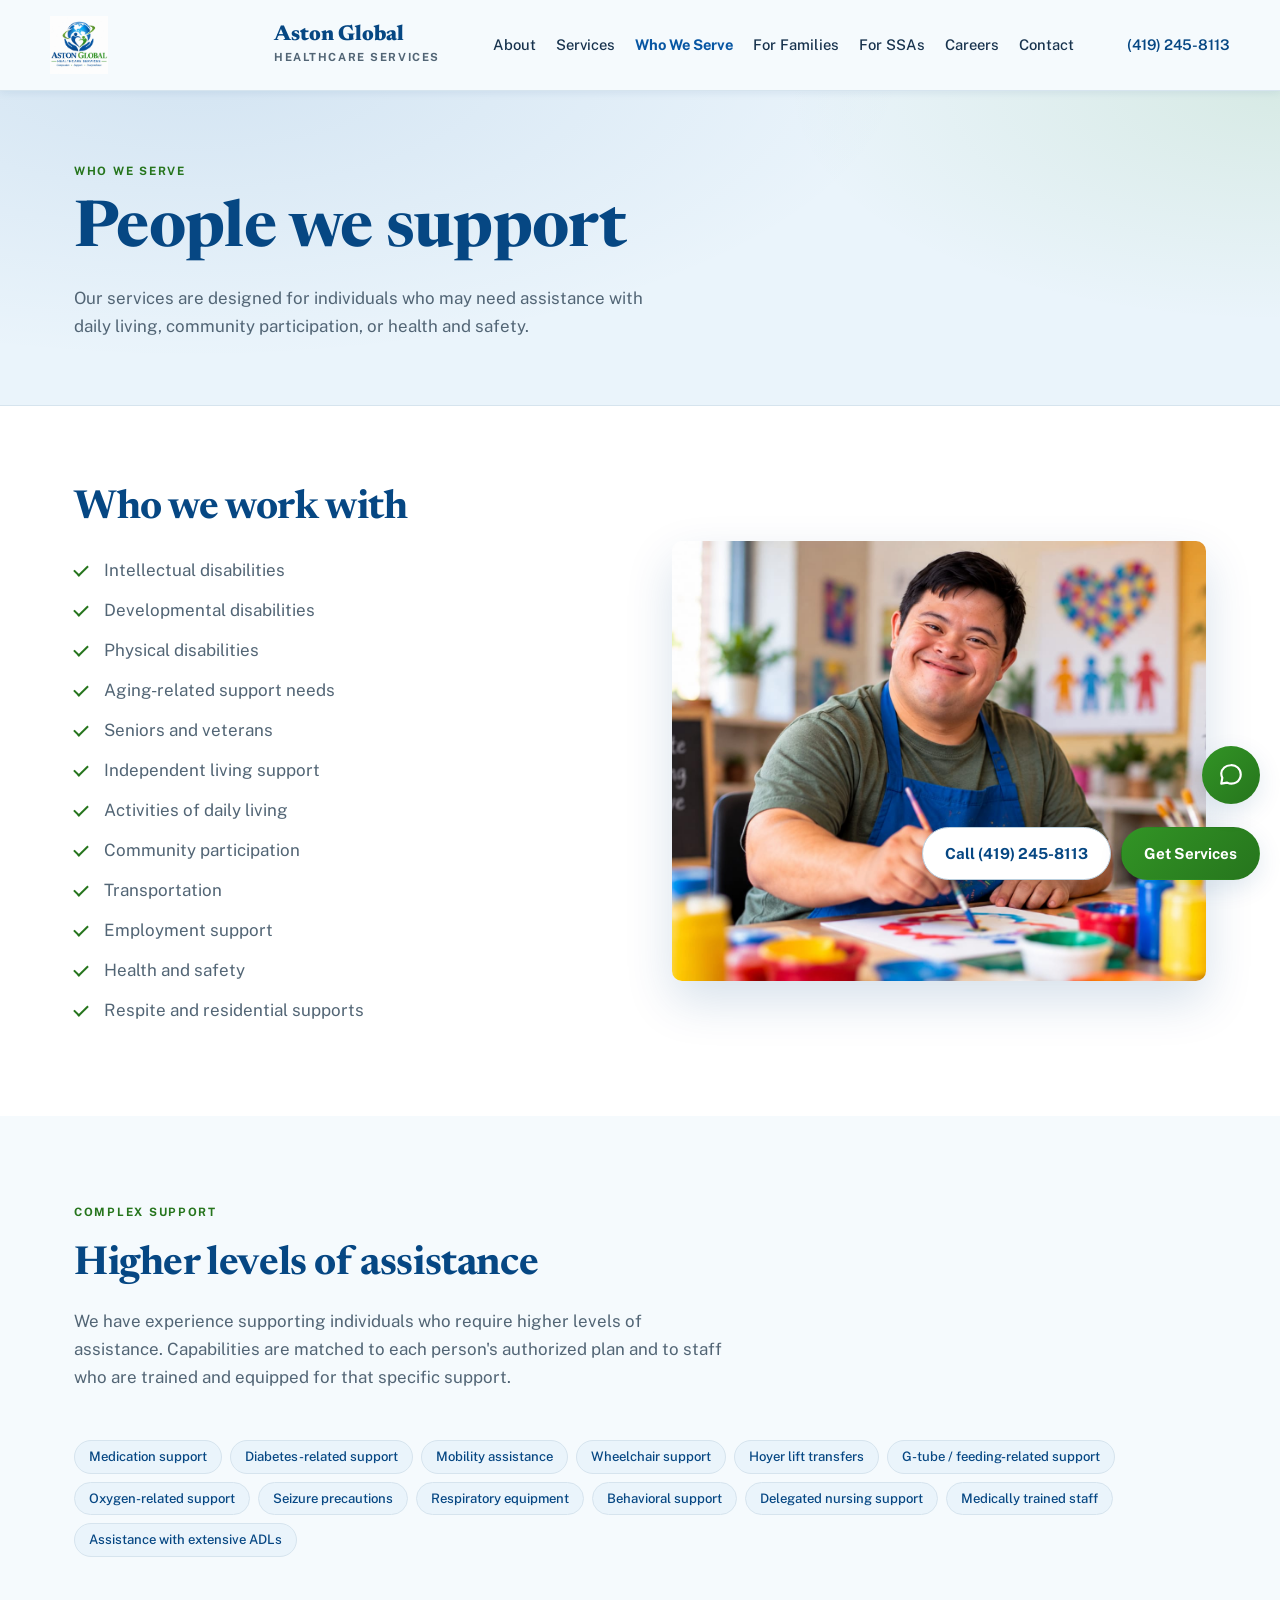
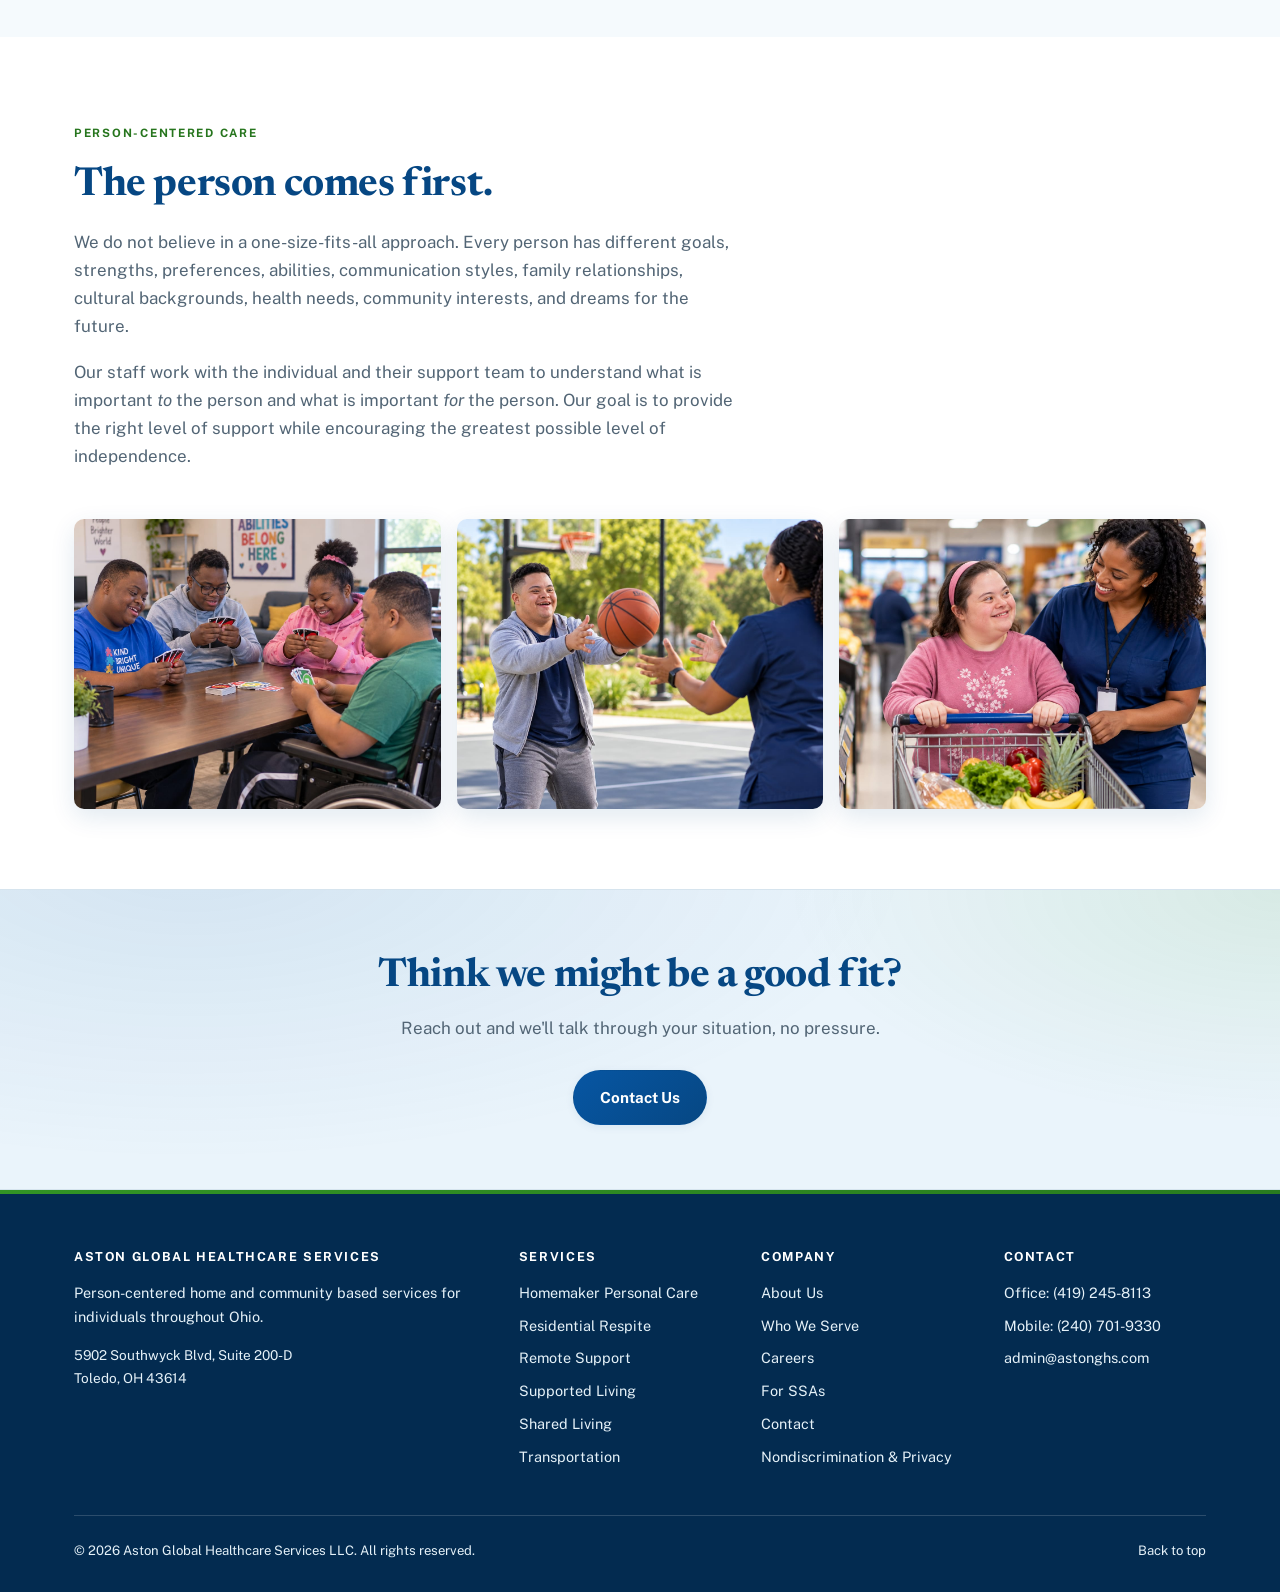
<file: who-we-serve.html>
<!DOCTYPE html>
<html lang="en">
<head>
<meta charset="utf-8">
<meta name="viewport" content="width=device-width, initial-scale=1">
<title>Who We Serve | Aston Global Healthcare Services</title>
<meta name="description" content="Aston Global supports individuals with intellectual, developmental, and physical disabilities, seniors, veterans, and people with complex medical and behavioral needs.">
<link rel="preconnect" href="https://fonts.googleapis.com">
<link rel="preconnect" href="https://fonts.gstatic.com" crossorigin>
<link href="https://fonts.googleapis.com/css2?family=Newsreader:ital,opsz,wght@0,6..72,400;0,6..72,500;0,6..72,600;1,6..72,400&family=Public+Sans:wght@400;500;600;700&display=swap" rel="stylesheet">
<link rel="stylesheet" href="styles.css">
</head>
<body>

<a class="skip" href="#main">Skip to main content</a>

<header class="site-header">
  <div class="wrap header-inner">
    <a class="brand" href="index.html">
      <img class="brand-logo" src="images/logo.jpg" alt="Aston Global Healthcare Services">
      <span class="brand-text">
        <span class="brand-name">Aston Global</span>
        <span class="brand-sub">Healthcare Services</span>
      </span>
    </a>
    <nav class="nav" id="nav" aria-label="Main">
      <a href="about.html">About</a>
      <a href="services.html">Services</a>
      <a href="who-we-serve.html" class="active">Who We Serve</a>
      <a href="families.html">For Families</a>
      <a href="professionals.html">For SSAs</a>
      <a href="careers.html">Careers</a>
      <a href="contact.html">Contact</a>
    </nav>
    <div class="header-actions">
      <a class="header-phone" href="tel:+14192458113">(419) 245-8113</a>
      <button class="menu-toggle" id="menuToggle" aria-expanded="false" aria-controls="nav">Menu</button>
    </div>
  </div>
</header>

<main id="main">

<section class="page-hero">
  <div class="wrap">
    <span class="eyebrow">Who We Serve</span>
    <h1>People we support</h1>
    <p class="lede">
      Our services are designed for individuals who may need assistance with
      daily living, community participation, or health and safety.
    </p>
  </div>
</section>

<section class="section-alt">
  <div class="wrap split">
    <div>
      <h2>Who we work with</h2>
      <ul class="checklist">
        <li>Intellectual disabilities</li>
        <li>Developmental disabilities</li>
        <li>Physical disabilities</li>
        <li>Aging-related support needs</li>
        <li>Seniors and veterans</li>
        <li>Independent living support</li>
        <li>Activities of daily living</li>
        <li>Community participation</li>
        <li>Transportation</li>
        <li>Employment support</li>
        <li>Health and safety</li>
        <li>Respite and residential supports</li>
      </ul>
    </div>
    <div class="split-media">
      <img src="images/painting.jpg" alt="A man in a blue apron smiling while painting at an art table.">
    </div>
  </div>
</section>

<section class="section-paper">
  <div class="wrap">
    <div class="section-head">
      <span class="eyebrow">Complex Support</span>
      <h2>Higher levels of assistance</h2>
      <p class="lede">
        We have experience supporting individuals who require higher levels of
        assistance. Capabilities are matched to each person's authorized plan
        and to staff who are trained and equipped for that specific support.
      </p>
    </div>

    <ul class="tag-list">
      <li>Medication support</li>
      <li>Diabetes-related support</li>
      <li>Mobility assistance</li>
      <li>Wheelchair support</li>
      <li>Hoyer lift transfers</li>
      <li>G-tube / feeding-related support</li>
      <li>Oxygen-related support</li>
      <li>Seizure precautions</li>
      <li>Respiratory equipment</li>
      <li>Behavioral support</li>
      <li>Delegated nursing support</li>
      <li>Medically trained staff</li>
      <li>Assistance with extensive ADLs</li>
    </ul>
  </div>
</section>

<section class="section-alt">
  <div class="wrap">
    <div class="section-head">
      <span class="eyebrow">Person-Centered Care</span>
      <h2>The person comes first.</h2>
      <p class="lede">
        We do not believe in a one-size-fits-all approach. Every person has
        different goals, strengths, preferences, abilities, communication
        styles, family relationships, cultural backgrounds, health needs,
        community interests, and dreams for the future.
      </p>
      <p class="lede">
        Our staff work with the individual and their support team to understand
        what is important <em>to</em> the person and what is important
        <em>for</em> the person. Our goal is to provide the right level of
        support while encouraging the greatest possible level of independence.
      </p>
    </div>

    <div class="gallery">
      <figure>
        <img src="images/cards.jpg" alt="Four people around a wooden table playing a card game and laughing together.">
      </figure>
      <figure>
        <img src="images/basketball.jpg" alt="A man passing a basketball on an outdoor court while a support professional reaches for it.">
      </figure>
      <figure>
        <img src="images/shopping.jpg" alt="A woman pushing a shopping cart through a grocery store with her support professional.">
      </figure>
    </div>
  </div>
</section>

<section class="cta-strip">
  <div class="wrap">
    <h2>Think we might be a good fit?</h2>
    <p>Reach out and we'll talk through your situation, no pressure.</p>
    <div class="btns">
      <a class="btn btn-primary" href="contact.html">Contact Us</a>
    </div>
  </div>
</section>

</main>

<footer class="site-footer">
  <div class="wrap">
    <div class="footer-grid">
      <div>
        <h4>Aston Global Healthcare Services</h4>
        <p style="margin-bottom:16px; color:var(--dark-body);">Person-centered home and community based services for individuals throughout Ohio.</p>
        <p style="font-size:.85rem; color:var(--dark-body);">
          5902 Southwyck Blvd, Suite 200-D<br>
          Toledo, OH 43614
        </p>
      </div>
      <div>
        <h4>Services</h4>
        <ul>
          <li><a href="services.html#hpc">Homemaker Personal Care</a></li>
          <li><a href="services.html#respite">Residential Respite</a></li>
          <li><a href="services.html#remote">Remote Support</a></li>
          <li><a href="services.html#supported-living">Supported Living</a></li>
          <li><a href="services.html#shared-living">Shared Living</a></li>
          <li><a href="services.html#nmt">Transportation</a></li>
        </ul>
      </div>
      <div>
        <h4>Company</h4>
        <ul>
          <li><a href="about.html">About Us</a></li>
          <li><a href="who-we-serve.html">Who We Serve</a></li>
          <li><a href="careers.html">Careers</a></li>
          <li><a href="professionals.html">For SSAs</a></li>
          <li><a href="contact.html">Contact</a></li>
          <li><a href="privacy.html">Nondiscrimination &amp; Privacy</a></li>
        </ul>
      </div>
      <div>
        <h4>Contact</h4>
        <ul>
          <li><a href="tel:+14192458113">Office: (419) 245-8113</a></li>
          <li><a href="tel:+12407019330">Mobile: (240) 701-9330</a></li>
          <li><a href="mailto:admin@astonghs.com">admin@astonghs.com</a></li>
        </ul>
      </div>
    </div>
    <div class="footer-bottom">
      <span>&copy; <span id="year">2025</span> Aston Global Healthcare Services LLC. All rights reserved.</span>
      <span><a href="#main">Back to top</a></span>
    </div>
  </div>
</footer>

<script>
(function(){
  var btn = document.getElementById('menuToggle');
  var nav = document.getElementById('nav');
  if(!btn || !nav) return;
  btn.addEventListener('click', function(){
    var open = nav.classList.toggle('open');
    btn.setAttribute('aria-expanded', open ? 'true' : 'false');
    btn.textContent = open ? 'Close' : 'Menu';
  });
})();
document.getElementById('year').textContent = new Date().getFullYear();
</script>

<div class="sticky-cta" role="complementary" aria-label="Quick contact">
  <a class="btn btn-ghost sticky-call" href="tel:+14192458113">Call (419) 245-8113</a>
  <a class="btn btn-accent sticky-get" href="get-services.html">Get Services</a>
</div>

<div class="ag-chatbot" id="ag-chatbot">
  <button type="button" class="ag-chat-toggle" aria-expanded="false" aria-controls="ag-chat-panel" aria-label="Open Ava, our chat assistant">
    <svg viewBox="0 0 24 24" fill="none" stroke="currentColor" stroke-width="2" stroke-linecap="round" stroke-linejoin="round" aria-hidden="true"><path d="M21 11.5a8.4 8.4 0 0 1-1 4 8.5 8.5 0 0 1-7.5 4.5 8.4 8.4 0 0 1-4-1L3 20l1-5.5a8.4 8.4 0 0 1-1-4A8.5 8.5 0 0 1 11.5 3a8.5 8.5 0 0 1 9.5 8.5z"/></svg>
  </button>
  <div class="ag-chat-panel" id="ag-chat-panel" hidden role="dialog" aria-label="Ava, Aston Global chat assistant">
    <div class="ag-chat-head">
      <span>Ava &middot; Aston Global</span>
      <button type="button" class="ag-chat-close" aria-label="Close chat">&times;</button>
    </div>
    <div class="ag-chat-log" role="log" aria-live="polite"></div>
    <div class="ag-chat-chips"></div>
    <form class="ag-chat-form">
      <input type="text" class="ag-chat-input" placeholder="Type a question…" aria-label="Type a question">
      <button type="submit" class="ag-chat-send" aria-label="Send">
        <svg viewBox="0 0 24 24" fill="none" stroke="currentColor" stroke-width="2" stroke-linecap="round" stroke-linejoin="round" aria-hidden="true"><path d="m3 11 18-8-8 18-2-8-8-2z"/></svg>
      </button>
    </form>
    <p class="ag-chat-note">Automated answers based on common questions. For anything specific, call <a href="tel:+14192458113">(419) 245-8113</a>.</p>
  </div>
</div>
<script>
(function(){
  var KB = [
    { q: "What services do you offer?", k: ["service","services","offer","provide","help with"],
      a: "We offer Homemaker Personal Care, Residential Respite, Remote Support, Supported Living, Shared Living, Participant-Directed HPC, and Non-Medical Transportation. You can see details on our <a href=\"services.html\">Services page</a>." },
    { q: "Who qualifies for services?", k: ["qualify","eligib","eligible","who can","requirements"],
      a: "Eligibility is set by the funding program, not by us. For developmental disabilities, it's usually determined through your county Board of Developmental Disabilities. Older adults are typically assessed through programs like PASSPORT. Not sure where to start? Call us at (419) 245-8113 and we'll point you in the right direction." },
    { q: "What does it cost?", k: ["cost","price","pay","fee","expensive","insurance","waiver"],
      a: "Most of our services are paid for through Ohio programs such as DODD waivers and PASSPORT, not billed directly to families. Whether any cost-share applies depends on your program, and your SSA or case manager can confirm." },
    { q: "How do referrals work?", k: ["referral","refer","how do i start","ssa","get started","sign up"],
      a: "You can reach out yourself through our <a href=\"get-services.html\">Get Services form</a> or by calling us, or your Service & Support Administrator can refer you. We review the request, call to learn what you need, confirm authorization, and coordinate with your team before support begins." },
    { q: "How fast can care start?", k: ["fast","soon","quick","start date","how long","wait"],
      a: "We respond to every request within one business day. When services actually begin depends on your authorization and matching you with the right staff. Call (419) 245-8113 and we'll tell you where things stand." },
    { q: "What areas do you serve?", k: ["area","location","where","county","counties","toledo","ohio"],
      a: "We're based in Toledo and serve individuals and families throughout Ohio. Call us at (419) 245-8113 to confirm coverage in your county." },
    { q: "Can I choose my own provider?", k: ["choose","switch provider","change provider","pick"],
      a: "Yes. You have the right to choose the provider that's the best fit for you or your family member. We're glad to talk through how we work so you can decide." },
    { q: "How do I contact you?", k: ["contact","phone","call","email","reach you","number"],
      a: "Call our office at (419) 245-8113 or our mobile line at (240) 701-9330, or email admin@astonghs.com. You can also use our <a href=\"contact.html\">Contact page</a>." },
    { q: "Are you hiring?", k: ["job","career","hire","hiring","work for","employment","apply"],
      a: "Yes, we're often looking for compassionate Direct Support Professionals. Visit our <a href=\"careers.html\">Careers page</a> for openings and how to apply." },
    { q: "I'm an SSA making a referral", k: ["ssa referral","referral form","refer someone","professional"],
      a: "You can find our referral process and a downloadable referral form on our <a href=\"professionals.html\">For SSAs page</a>." }
  ];
  var FALLBACK = "I'm not able to answer that one. The fastest way to get a real answer is to call us at <a href=\"tel:+14192458113\">(419) 245-8113</a> or use our <a href=\"get-services.html\">Get Services form</a>.";
  var GREETING = "Hi, I'm Ava, the Aston Global assistant. I can answer quick questions about our services, eligibility, cost, referrals, and more. Tap a question below or type your own.";

  function score(text, item){
    text = text.toLowerCase();
    var s = 0;
    item.k.forEach(function(k){ if(text.indexOf(k) !== -1) s += k.length; });
    return s;
  }
  function bestAnswer(text){
    var best = null, bestScore = 0;
    KB.forEach(function(item){
      var s = score(text, item);
      if(s > bestScore){ bestScore = s; best = item; }
    });
    return bestScore > 0 ? best.a : FALLBACK;
  }

  var root = document.getElementById('ag-chatbot');
  if(!root) return;
  var toggle = root.querySelector('.ag-chat-toggle');
  var panel = root.querySelector('.ag-chat-panel');
  var closeBtn = root.querySelector('.ag-chat-close');
  var log = root.querySelector('.ag-chat-log');
  var form = root.querySelector('.ag-chat-form');
  var input = root.querySelector('.ag-chat-input');
  var chipsWrap = root.querySelector('.ag-chat-chips');
  var opened = false;

  function addMsg(html, who){
    var div = document.createElement('div');
    div.className = 'ag-msg ag-msg-' + who;
    div.innerHTML = html;
    log.appendChild(div);
    log.scrollTop = log.scrollHeight;
  }

  function buildChips(){
    chipsWrap.innerHTML = '';
    KB.slice(0, 6).forEach(function(item){
      var b = document.createElement('button');
      b.type = 'button';
      b.className = 'ag-chip';
      b.textContent = item.q;
      b.addEventListener('click', function(){
        addMsg(item.q, 'user');
        setTimeout(function(){ addMsg(item.a, 'bot'); }, 300);
      });
      chipsWrap.appendChild(b);
    });
  }

  function openChat(){
    panel.hidden = false;
    toggle.setAttribute('aria-expanded', 'true');
    if(!opened){
      opened = true;
      addMsg(GREETING, 'bot');
      buildChips();
    }
    input.focus();
  }
  function closeChat(){
    panel.hidden = true;
    toggle.setAttribute('aria-expanded', 'false');
    toggle.focus();
  }

  toggle.addEventListener('click', function(){
    if(panel.hidden) openChat(); else closeChat();
  });
  closeBtn.addEventListener('click', closeChat);
  document.addEventListener('keydown', function(e){
    if(e.key === 'Escape' && !panel.hidden) closeChat();
  });
  document.addEventListener('click', function(e){
    if(panel.hidden) return;
    if(panel.contains(e.target) || toggle.contains(e.target)) return;
    closeChat();
  });
  document.addEventListener('touchstart', function(e){
    if(panel.hidden) return;
    if(panel.contains(e.target) || toggle.contains(e.target)) return;
    closeChat();
  }, {passive:true});

  form.addEventListener('submit', function(e){
    e.preventDefault();
    var text = input.value.trim();
    if(!text) return;
    addMsg(text.replace(/</g,'&lt;'), 'user');
    input.value = '';
    setTimeout(function(){ addMsg(bestAnswer(text), 'bot'); }, 300);
  });
})();
</script>

</body>
</html>
</file>
<file: styles.css>
/* ============================================================
   ASTON GLOBAL HEALTHCARE SERVICES
   Shared stylesheet. Blue + Green palette.
   Change the :root block below to swap the entire site colors.
   ============================================================ */

:root{
  --ink:          #17324D;
  --primary:      #0756A3;
  --primary-dk:   #064783;
  --accent:       #329425;
  --accent-dk:    #26751D;

  --paper:        #F5FAFD;
  --paper-2:      #EAF4FB;
  --white:        #ffffff;
  --muted:        #526575;
  --line:         #D6E4EE;
  --line-dk:      #B9CEDD;

  --dark-bg:      #064783;
  --footer-bg:    #032B50;
  --dark-text:    #ffffff;
  --dark-body:    #E5F1F8;
  --dark-label:   #8FD27D;
  --dark-link:    #ffffff;
  --dark-line:    rgba(255,255,255,.16);
  --dark-panel:   rgba(255,255,255,.10);

  --serif: "Newsreader", Georgia, "Times New Roman", serif;
  --sans:  "Public Sans", -apple-system, BlinkMacSystemFont, "Segoe UI", Roboto, Helvetica, Arial, sans-serif;

  --wrap: 1180px;
  --radius: 10px;
  --radius-sm: 6px;

  --shadow-sm: 0 2px 8px rgba(6,71,131,.08);
  --shadow-md: 0 8px 24px rgba(6,71,131,.12);
  --shadow-lg: 0 20px 48px rgba(6,71,131,.16);
  --grad-primary: linear-gradient(135deg, var(--primary) 0%, var(--primary-dk) 100%);
  --grad-accent: linear-gradient(135deg, var(--accent) 0%, var(--accent-dk) 100%);
  --grad-hero: radial-gradient(1200px 500px at 15% -10%, rgba(7,86,163,.10), transparent 60%),
               radial-gradient(900px 420px at 100% 0%, rgba(50,148,37,.10), transparent 55%),
               var(--paper-2);
}

*,*::before,*::after{ box-sizing:border-box; }
html{ scroll-behavior:smooth; }
body{
  margin:0; background:var(--paper); color:var(--ink);
  font-family:var(--sans); font-size:17px; line-height:1.65;
  -webkit-font-smoothing:antialiased;
}
img{ max-width:100%; display:block; }
a{ color:var(--primary); text-decoration:none; }
a:hover{ text-decoration:underline; }

h1,h2,h3,h4{
  font-family:var(--serif); font-weight:600; line-height:1.15;
  letter-spacing:-0.01em; margin:0 0 .5em; color:var(--primary-dk);
}
h1{ font-size:clamp(2.4rem, 5vw, 4rem); font-weight:700; }
h2{ font-size:clamp(1.8rem, 3.2vw, 2.5rem); font-weight:700; }
h3{ font-size:clamp(1.2rem, 1.9vw, 1.45rem); }
h4{ font-size:1.02rem; font-family:var(--sans); font-weight:700; letter-spacing:0; }

p{ margin:0 0 1.1em; }
p:last-child{ margin-bottom:0; }

.wrap{ width:100%; max-width:var(--wrap); margin:0 auto; padding:0 24px; }
.skip{ position:absolute; left:-9999px; top:0; background:var(--primary); color:#fff; padding:12px 20px; z-index:999; }
.skip:focus{ left:12px; top:12px; }

.btn{
  display:inline-block; font-family:var(--sans); font-size:.95rem; font-weight:700;
  padding:14px 26px; border-radius:100px; border:1.5px solid transparent;
  cursor:pointer; transition:background .16s ease, color .16s ease, border-color .16s ease,
    transform .16s ease, box-shadow .16s ease;
}
.btn-primary{ background:var(--grad-primary); color:#fff; box-shadow:var(--shadow-sm); }
.btn-primary:hover{ transform:translateY(-2px); box-shadow:var(--shadow-md); text-decoration:none; }
.btn-accent{ background:var(--grad-accent); color:#fff; box-shadow:var(--shadow-sm); }
.btn-accent:hover{ transform:translateY(-2px); box-shadow:var(--shadow-md); text-decoration:none; }
.btn-ghost{ background:var(--white); color:var(--primary-dk); border-color:var(--line-dk); }
.btn-ghost:hover{ border-color:var(--primary); transform:translateY(-2px); box-shadow:var(--shadow-sm); text-decoration:none; }

.site-header{ background:var(--paper); border-bottom:1px solid var(--line); box-shadow:var(--shadow-sm); position:sticky; top:0; z-index:100; }
.header-inner{ display:flex; align-items:center; justify-content:space-between; gap:24px; padding:16px 0; position:relative; }
.brand{ display:flex; align-items:center; gap:14px; }
.brand-logo{ width:210px; height:58px; object-fit:contain; object-position:left center; }
.brand-mark{
  width:40px; height:40px; background:var(--primary); border-radius:3px;
  display:grid; place-items:center; color:#fff; font-family:var(--serif);
  font-size:1.35rem; font-weight:600; line-height:1; flex:none;
}
.brand-text{ display:flex; flex-direction:column; white-space:nowrap; }
.brand-name{ font-family:var(--serif); font-size:1.35rem; font-weight:900; color:var(--primary-dk); line-height:1.15; }
.brand-sub{ font-size:.7rem; letter-spacing:.14em; text-transform:uppercase; color:var(--muted); font-weight:700; }

.nav{ display:flex; align-items:center; gap:20px; white-space:nowrap; }
.nav a{ font-size:.92rem; font-weight:500; color:var(--ink); }
.nav a:hover{ color:var(--primary); }
.nav a.active{ color:var(--primary); font-weight:700; }

.header-actions{ display:flex; align-items:center; gap:16px; }
.header-phone{ font-size:.92rem; font-weight:600; color:var(--primary-dk); white-space:nowrap; }
.menu-toggle{
  display:none; background:none; border:1px solid var(--line-dk); border-radius:var(--radius);
  padding:9px 13px; font-family:var(--sans); font-size:.85rem; font-weight:600;
  cursor:pointer; color:var(--ink);
}

.page-hero{ background:var(--grad-hero); border-bottom:1px solid var(--line); padding:64px 0; }
.page-hero .eyebrow{ margin-bottom:14px; }
.page-hero p.lede{ max-width:60ch; }
.page-hero h1{ margin-bottom:16px; }

.hero{ background:var(--grad-hero); border-bottom:1px solid var(--line); padding:72px 0 0; overflow:hidden; }
.hero-grid{ display:grid; grid-template-columns:1fr 1fr; gap:56px; align-items:end; }
.hero-copy{ padding-bottom:72px; }
.hero h1{ margin-bottom:22px; }
.hero h1 em{ font-style:italic; color:var(--accent-dk); }
.hero-lede{ font-size:1.1rem; color:var(--muted); max-width:52ch; margin-bottom:32px; }
.hero-actions{ display:flex; flex-wrap:wrap; gap:14px; }
.hero-media img{ width:100%; height:480px; object-fit:cover; border-radius:var(--radius); box-shadow:var(--shadow-lg); }

.eyebrow{
  display:inline-block; font-size:.72rem; font-weight:700;
  letter-spacing:.15em; text-transform:uppercase;
  color:var(--accent-dk); margin-bottom:20px;
}

.trust{ background:var(--grad-primary); color:var(--dark-body); padding:22px 0; }
.trust-list{
  display:flex; flex-wrap:wrap; gap:12px 40px; align-items:center; justify-content:center;
  margin:0; padding:0; list-style:none; font-size:.88rem; font-weight:500;
}
.trust-list li{ display:flex; align-items:center; gap:9px; }
.trust-list li::before{ content:""; width:6px; height:6px; background:var(--accent); border-radius:50%; flex:none; }

section{ padding:80px 0; }
.section-alt{ background:var(--white); }
.section-paper{ background:var(--paper); }
.section-head{ max-width:66ch; margin-bottom:48px; }
.section-head.center{ margin-left:auto; margin-right:auto; text-align:center; }
.lede{ font-size:1.06rem; color:var(--muted); }

.service{ display:grid; grid-template-columns:220px 1fr; gap:44px; padding:44px 0; border-top:1px solid var(--line); transition:background .2s ease; }
.service:first-of-type{ border-top:2px solid var(--primary-dk); }
.service:hover{ background:var(--paper-2); }
.service-meta{ position:sticky; top:110px; align-self:start; }
.service-num{
  display:grid; place-items:center; width:52px; height:52px; border-radius:50%;
  background:var(--grad-primary); color:#fff; box-shadow:var(--shadow-sm);
  font-family:var(--serif); font-size:1.35rem; font-weight:700; line-height:1; margin-bottom:14px;
}
.service-name{ font-family:var(--sans); font-size:.78rem; font-weight:700; letter-spacing:.12em; text-transform:uppercase; color:var(--accent-dk); }
.service h3{ margin-bottom:14px; }
.service-body{ max-width:70ch; }
.service-body p{ color:var(--muted); }

.tag-list{ list-style:none; margin:20px 0 0; padding:0; display:flex; flex-wrap:wrap; gap:8px; }
.tag-list li{
  font-size:.82rem; font-weight:500; color:var(--primary-dk);
  background:var(--paper-2); border:1px solid var(--line);
  border-radius:100px; padding:5px 14px;
}

.gallery{ display:grid; grid-template-columns:repeat(3, 1fr); gap:16px; margin-top:48px; }
.gallery figure{ margin:0; overflow:hidden; border-radius:var(--radius); box-shadow:var(--shadow-md); transition:box-shadow .25s ease; }
.gallery figure:hover{ box-shadow:var(--shadow-lg); }
.gallery img{ width:100%; height:290px; object-fit:cover; transition:transform .5s ease; }
.gallery figure:hover img{ transform:scale(1.05); }
.gallery figcaption{ font-size:.82rem; color:var(--muted); padding:10px 2px 0; }

.split{ display:grid; grid-template-columns:1fr 1fr; gap:64px; align-items:center; }
.split img{ border-radius:var(--radius); width:100%; height:440px; object-fit:cover; box-shadow:var(--shadow-lg); }
.split.reverse .split-media{ order:2; }

.checklist{ list-style:none; margin:24px 0 0; padding:0; }
.checklist li{ position:relative; padding-left:30px; margin-bottom:12px; color:var(--muted); }
.checklist li::before{
  content:""; position:absolute; left:0; top:9px; width:14px; height:8px;
  border-left:2px solid var(--accent-dk); border-bottom:2px solid var(--accent-dk);
  transform:rotate(-45deg);
}

.audience-grid{ display:grid; grid-template-columns:repeat(2, 1fr); gap:24px; }
.audience{
  background:var(--white); border:1px solid var(--line);
  border-top:3px solid var(--primary); border-radius:var(--radius); padding:38px 34px;
  box-shadow:var(--shadow-sm); transition:box-shadow .2s ease, transform .2s ease;
}
.audience:hover{ box-shadow:var(--shadow-md); transform:translateY(-4px); }
.audience.accent{ border-top-color:var(--accent); }
.audience h3{ margin-bottom:14px; }
.audience p{ color:var(--muted); margin-bottom:22px; }

.steps{
  list-style:none; margin:0; padding:0; counter-reset:step;
  display:grid; grid-template-columns:repeat(4, 1fr); gap:28px;
}
.steps li{ counter-increment:step; border-top:2px solid var(--line-dk); padding-top:22px; }
.steps li::before{
  content:"0" counter(step); display:grid; place-items:center;
  width:44px; height:44px; border-radius:50%;
  background:var(--grad-accent); color:#fff; box-shadow:var(--shadow-sm);
  font-family:var(--serif); font-size:1.15rem; font-weight:700;
  margin-bottom:14px; line-height:1;
}
.steps h4{ margin-bottom:8px; color:var(--primary-dk); }
.steps p{ font-size:.92rem; color:var(--muted); margin:0; }

.contact{ background:var(--dark-bg); color:var(--dark-body); }
.contact h2, .contact h3{ color:#fff; }
.contact a{ color:var(--dark-link); }
.contact p{ color:var(--dark-body); }
.contact-grid{ display:grid; grid-template-columns:1fr 1fr; gap:64px; }
.contact-item{ margin-bottom:28px; }
.contact-label{ font-size:.72rem; font-weight:700; letter-spacing:.14em; text-transform:uppercase; color:var(--dark-label); margin-bottom:8px; }
.contact-value{ font-size:1.08rem; color:#fff; line-height:1.6; }

.notice{
  background:var(--dark-panel); border-left:3px solid var(--accent);
  padding:18px 22px; font-size:.9rem; color:var(--dark-body);
  border-radius:0 var(--radius) var(--radius) 0;
}

.form-row{ margin-bottom:18px;  }
.form-row label{
  display:block; font-size:.82rem; font-weight:600; color:var(--primary);
  margin-bottom:6px; letter-spacing:.08em; text-transform:uppercase;
}
.form-row input, .form-row select, .form-row textarea{
  width:100%; padding:12px 14px; font-family:var(--sans); font-size:1rem;
  background:rgba(255,255,255,.06); border:1px solid var(--accent);
  border-radius:var(--radius); color:#000000;
}
.form-row input:focus, .form-row select:focus, .form-row textarea:focus{
  outline:2px solid var(--accent); outline-offset:1px;
}
.form-row textarea{ min-height:120px; resize:vertical; }

.cta-strip{
  background:var(--grad-hero); border-top:1px solid var(--line);
  border-bottom:1px solid var(--line); padding:64px 0; text-align:center;
}
.cta-strip h2{ margin-bottom:14px; }
.cta-strip p{ max-width:60ch; margin:0 auto 28px; color:var(--muted); }
.cta-strip .btns{ display:flex; flex-wrap:wrap; gap:14px; justify-content:center; }

.site-footer{ background:var(--footer-bg); color:var(--dark-body); padding:56px 0 30px; font-size:.9rem; border-top:4px solid; border-image:var(--grad-accent) 1; }
.footer-grid{ display:grid; grid-template-columns:2fr 1fr 1fr 1fr; gap:40px; padding-bottom:38px; border-bottom:1px solid var(--dark-line); }
.site-footer h4{ color:#fff; font-size:.78rem; letter-spacing:.13em; text-transform:uppercase; margin-bottom:16px; }
.site-footer ul{ list-style:none; margin:0; padding:0; }
.site-footer li{ margin-bottom:9px; }
.site-footer a{ color:var(--dark-body); }
.site-footer a:hover{ color:#fff; }
.footer-bottom{ padding-top:24px; display:flex; justify-content:space-between; flex-wrap:wrap; gap:12px; font-size:.82rem; }

.eyebrow-on-dark{ color:var(--dark-label) !important; }
.mt-40{ margin-top:40px; }
.mt-56{ margin-top:56px; }
.max-75{ max-width:75ch; }

@media (max-width: 1000px){
  .nav{ display:none; }
  .menu-toggle{ display:block; position:absolute; right:0; top:12px; }
  .header-inner{ flex-direction:column; justify-content:center; padding:18px 0 14px; }
  .brand{ flex-direction:column; gap:8px; }
  .brand-logo{ width:76px; height:76px; object-position:center; }
  .brand-text{ white-space:normal; align-items:center; }
  .brand-name{ font-size:1.5rem; text-align:center; }
  .brand-sub{ font-size:.72rem; text-align:center; }
  .nav.open{
    display:flex; flex-direction:column; align-items:flex-start; gap:18px;
    position:absolute; top:100%; left:0; right:0;
    background:var(--paper); border-bottom:1px solid var(--line); padding:24px;
  }
  .header-phone{ display:none; }
  .hero-grid, .split, .contact-grid{ grid-template-columns:1fr; gap:40px; }
  .split.reverse .split-media{ order:0; }
  .split img{ height:320px; }
  .hero-copy{ padding-bottom:0; }
  .hero-media img{ height:340px; border-radius:var(--radius); margin-bottom:56px; }
  .service{ grid-template-columns:1fr; gap:16px; }
  .service-meta{ position:static; }
  .gallery{ grid-template-columns:1fr 1fr; }
  .steps{ grid-template-columns:1fr 1fr; gap:24px; }
  .audience-grid{ grid-template-columns:1fr; }
  .footer-grid{ grid-template-columns:1fr 1fr; }
}

@media (max-width: 620px){
  section{ padding:60px 0; }
  .hero{ padding-top:48px; }
  .gallery{ grid-template-columns:1fr; }
  .gallery img{ height:240px; }
  .steps{ grid-template-columns:1fr; }
  .footer-grid{ grid-template-columns:1fr; gap:32px; }
  .btn{ width:100%; text-align:center; }
  .hero-actions{ flex-direction:column; }
  .cta-strip .btns{ flex-direction:column; }
}

@media (prefers-reduced-motion: reduce){
  *{ animation:none !important; transition:none !important; scroll-behavior:auto !important; }
}
/* Testimonials */
.testimonials{ display:grid; grid-template-columns:repeat(2, 1fr); gap:24px; margin-top:40px; }
.quote{ margin:0; background:var(--white); border:1px solid var(--line); border-top:3px solid var(--accent); border-radius:var(--radius); padding:30px 30px 24px; box-shadow:var(--shadow-sm); display:flex; flex-direction:column; }
.quote p{ margin:0 0 20px; font-size:1rem; line-height:1.7; color:var(--ink); }
.quote footer{ margin-top:auto; display:flex; flex-direction:column; gap:2px; }
.quote footer strong{ font-family:var(--serif); font-size:1.1rem; color:var(--primary-dk); }
.quote footer span{ font-size:.85rem; color:var(--muted); }
@media (max-width: 800px){ .testimonials{ grid-template-columns:1fr; } }

/* Sticky call / get services buttons */
.sticky-cta{ position:fixed; right:20px; bottom:20px; z-index:90; display:flex; gap:10px; }
.sticky-cta .btn{ padding:13px 22px; box-shadow:var(--shadow-md); white-space:nowrap; }
@media (max-width: 620px){
  .sticky-cta{ left:0; right:0; bottom:0; gap:8px; padding:10px 12px calc(10px + env(safe-area-inset-bottom, 0px)); background:var(--paper); border-top:1px solid var(--line); box-shadow:0 -4px 16px rgba(6,71,131,.12); }
  .sticky-cta .btn{ flex:1; text-align:center; padding:14px 8px; font-size:.95rem; box-shadow:none; }
  body{ padding-bottom:76px; }
}
@media print{ .sticky-cta{ display:none; } }

/* FAQ */
.faq{ margin-top:28px; border-top:1px solid var(--line); }
.faq details{ border-bottom:1px solid var(--line); }
.faq summary{ cursor:pointer; list-style:none; padding:20px 44px 20px 0; position:relative; font-family:var(--serif); font-size:1.2rem; font-weight:600; color:var(--primary-dk); }
.faq summary::-webkit-details-marker{ display:none; }
.faq summary::after{ content:"+"; position:absolute; right:6px; top:50%; transform:translateY(-50%); font-family:var(--sans); font-size:1.6rem; font-weight:400; color:var(--accent-dk); transition:transform .2s ease; }
.faq details[open] summary::after{ content:"\2212"; }
.faq summary:hover{ color:var(--primary); }
.faq summary:focus-visible{ outline:2px solid var(--primary); outline-offset:2px; }
.faq details p{ margin:0 0 22px; max-width:64ch; line-height:1.7; }

.btns{ display:flex; flex-wrap:wrap; gap:14px; }

/* Legal / policy pages */
.legal{ max-width:820px; }
.legal h2{ margin-top:0; }
.legal h3{ margin:32px 0 10px; font-size:1.25rem; }
.legal p, .legal li{ line-height:1.75; }
.legal ul{ margin:0 0 1em; padding-left:1.3em; }
.legal li{ margin-bottom:10px; }
.legal-updated{ margin:14px 0 0; font-size:.9rem; color:var(--muted); }

/* Service icons */
.service-top{ display:flex; align-items:center; gap:12px; margin-bottom:14px; }
.service-top .service-num{ margin-bottom:0; }
.service-icon{ width:52px; height:52px; border-radius:14px; display:grid; place-items:center; background:rgba(50,148,37,.12); color:var(--accent-dk); }
.service-icon svg{ width:28px; height:28px; }

/* Chatbot widget */
.ag-chatbot{ position:fixed; right:20px; bottom:96px; z-index:95; }
.ag-chat-toggle{
  width:58px; height:58px; border-radius:50%; border:none; cursor:pointer;
  background:var(--grad-accent); color:#fff; box-shadow:var(--shadow-md);
  display:grid; place-items:center; transition:transform .15s ease, box-shadow .15s ease;
}
.ag-chat-toggle:hover{ transform:translateY(-2px); box-shadow:var(--shadow-lg); }
.ag-chat-toggle svg{ width:26px; height:26px; }
.ag-chat-panel[hidden]{ display:none; }
.ag-chat-panel{
  position:absolute; right:0; bottom:72px; width:340px; max-width:calc(100vw - 40px);
  max-height:70vh; background:var(--white); border:1px solid var(--line); border-radius:var(--radius);
  box-shadow:var(--shadow-lg); display:flex; flex-direction:column; overflow:hidden;
}
.ag-chat-head{
  background:var(--grad-primary); color:#fff; padding:14px 16px; font-family:var(--serif);
  font-weight:700; font-size:1.02rem; display:flex; align-items:center; justify-content:space-between;
}
.ag-chat-close{ background:none; border:none; color:#fff; font-size:1.7rem; line-height:1; cursor:pointer; padding:6px 10px; margin:-6px -8px -6px 0; }
.ag-chat-log{ padding:14px 14px 4px; overflow-y:auto; flex:1; min-height:160px; max-height:44vh; display:flex; flex-direction:column; gap:10px; }
.ag-msg{ font-size:.92rem; line-height:1.5; padding:10px 13px; border-radius:12px; max-width:88%; }
.ag-msg a{ color:inherit; text-decoration:underline; }
.ag-msg-bot{ background:var(--paper-2); color:var(--ink); align-self:flex-start; border-bottom-left-radius:3px; }
.ag-msg-user{ background:var(--primary); color:#fff; align-self:flex-end; border-bottom-right-radius:3px; }
.ag-chat-chips{ display:flex; flex-wrap:wrap; gap:6px; padding:10px 14px 0; }
.ag-chip{
  background:var(--paper-2); border:1px solid var(--line); color:var(--primary-dk);
  font-size:.78rem; font-weight:600; padding:6px 11px; border-radius:100px; cursor:pointer;
}
.ag-chip:hover{ border-color:var(--primary); }
.ag-chat-form{ display:flex; gap:8px; padding:12px 14px; border-top:1px solid var(--line); }
.ag-chat-input{
  flex:1; border:1px solid var(--line-dk); border-radius:100px; padding:9px 14px;
  font-family:var(--sans); font-size:.9rem; color:var(--ink);
}
.ag-chat-input:focus{ outline:2px solid var(--primary); outline-offset:1px; }
.ag-chat-send{
  width:38px; height:38px; border-radius:50%; border:none; background:var(--primary);
  color:#fff; display:grid; place-items:center; cursor:pointer; flex-shrink:0;
}
.ag-chat-send:hover{ background:var(--primary-dk); }
.ag-chat-send svg{ width:17px; height:17px; }
.ag-chat-note{ font-size:.72rem; color:var(--muted); padding:0 14px 12px; margin:6px 0 0; }

@media (max-width: 620px){
  .ag-chatbot{ right:16px; bottom:86px; }
  .ag-chat-panel{ width:calc(100vw - 32px); bottom:70px; }
}
</file>
